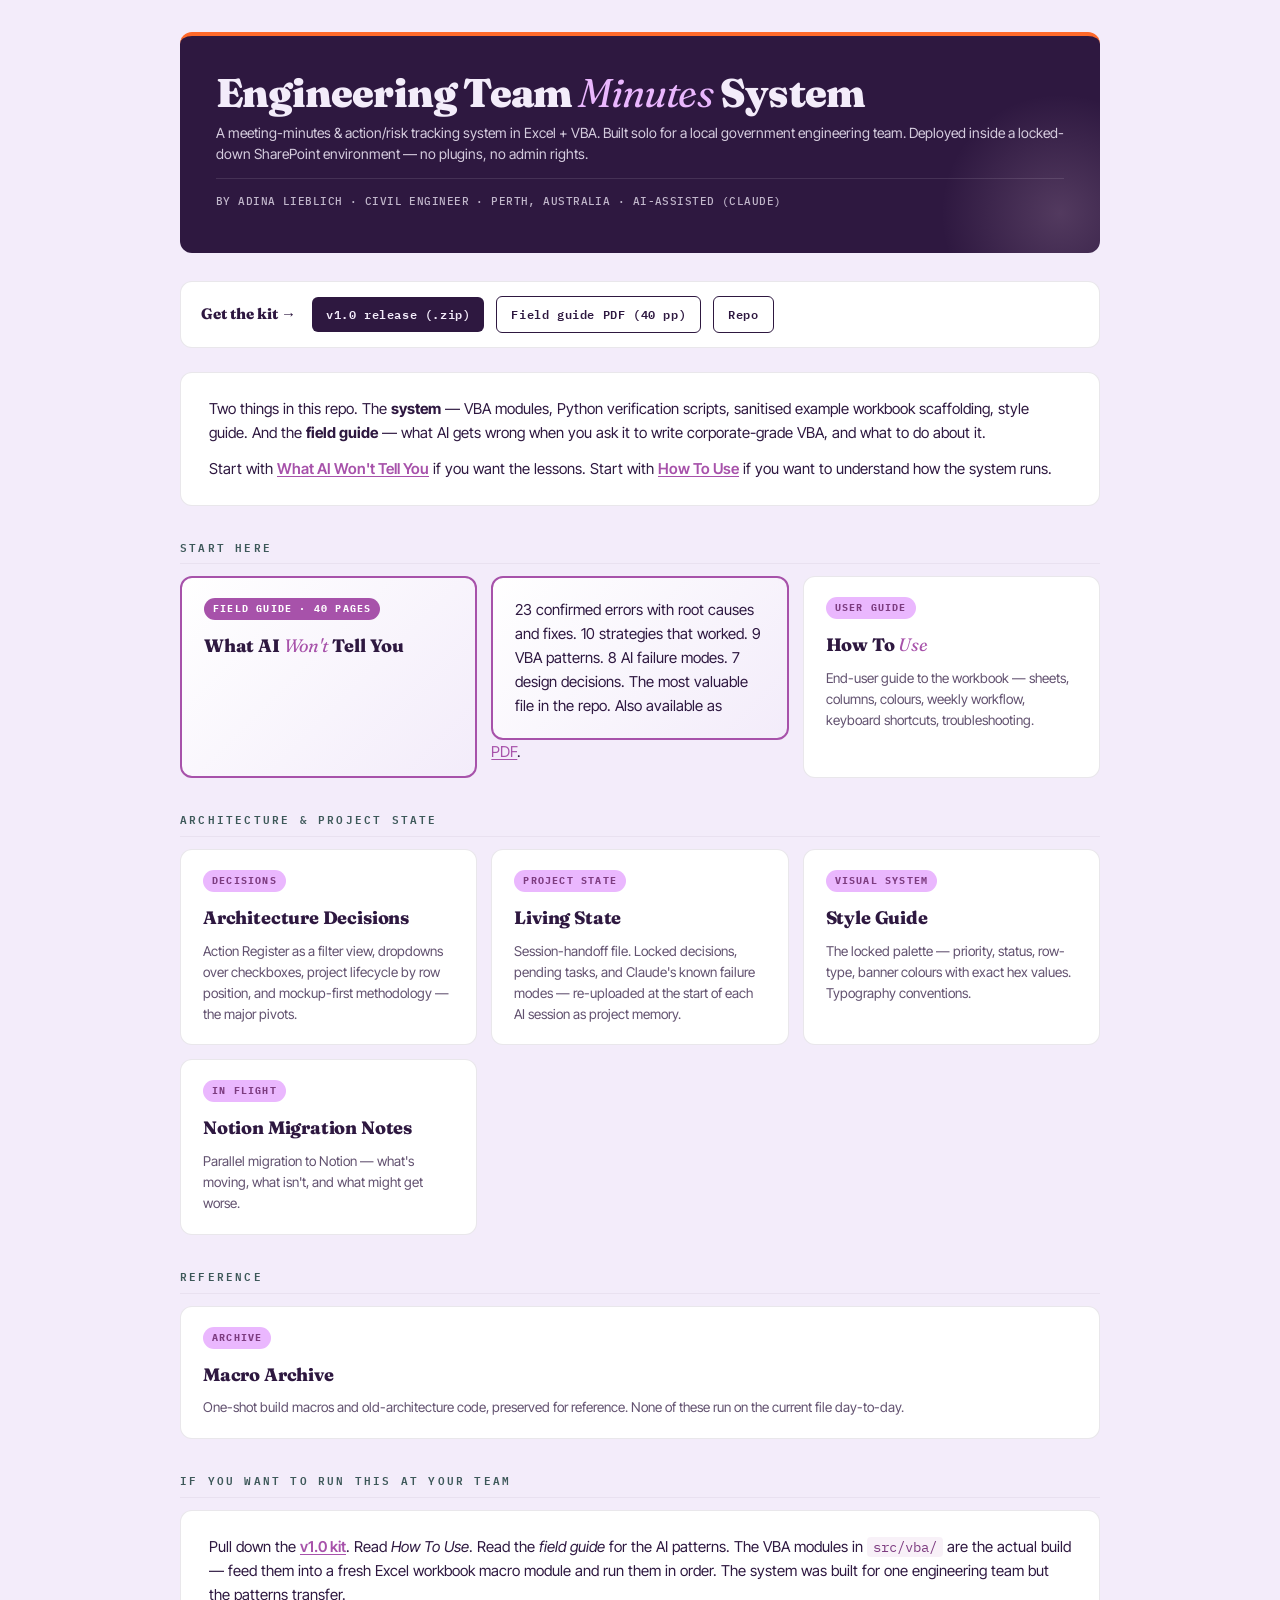
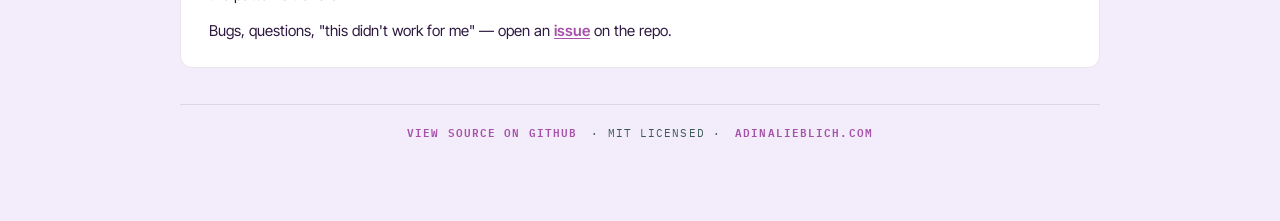
<file: docs/index.html>
<!DOCTYPE html>
<html lang="en">
<head>
<meta charset="UTF-8">
<meta name="viewport" content="width=device-width, initial-scale=1.0">
<title>Engineering Team Meeting Minutes System · by Adina Lieblich</title>
<meta name="description" content="A meeting-minutes and action/risk tracking system in Excel + VBA, built solo for a local government engineering team. Field guide + downloads.">
<link rel="stylesheet" href="_lavender.css">
</head>
<body>
<div class="wrap">

<header>
  <h1>Engineering Team <em>Minutes</em> System</h1>
  <p class="sub">
    A meeting-minutes &amp; action/risk tracking system in Excel + VBA.
    Built solo for a local government engineering team. Deployed inside
    a locked-down SharePoint environment — no plugins, no admin rights.
  </p>
  <p class="meta">By Adina Lieblich · Civil engineer · Perth, Australia · AI-assisted (Claude)</p>
</header>

<div class="download-bar">
  <strong>Get the kit →</strong>
  <a href="https://github.com/adinalieblich/engineering-team-minutes-system/releases">v1.0 release (.zip)</a>
  <a href="What-AI-Wont-Tell-You.pdf" class="print">Field guide PDF (40 pp)</a>
  <a href="https://github.com/adinalieblich/engineering-team-minutes-system" class="print">Repo</a>
</div>

<div class="intro">
  <p>
    Two things in this repo. The <strong>system</strong> — VBA modules,
    Python verification scripts, sanitised example workbook scaffolding,
    style guide. And the <strong>field guide</strong> — what AI gets wrong
    when you ask it to write corporate-grade VBA, and what to do about it.
  </p>
  <p>
    Start with <a href="What-AI-Wont-Tell-You.html">What AI Won't Tell You</a> if
    you want the lessons. Start with <a href="How-To-Use.html">How To Use</a> if
    you want to understand how the system runs.
  </p>
</div>

<div class="section-title">Start here</div>
<div class="cards">
  <a class="card featured" href="What-AI-Wont-Tell-You.html">
    <span class="tag">Field guide · 40 pages</span>
    <h2>What AI <em>Won't</em> Tell You</h2>
    <p>
      23 confirmed errors with root causes and fixes. 10 strategies that
      worked. 9 VBA patterns. 8 AI failure modes. 7 design decisions.
      The most valuable file in the repo. Also available as
      <a href="What-AI-Wont-Tell-You.pdf">PDF</a>.
    </p>
  </a>
  <a class="card" href="How-To-Use.html">
    <span class="tag">User guide</span>
    <h2>How To <em>Use</em></h2>
    <p>End-user guide to the workbook — sheets, columns, colours, weekly workflow, keyboard shortcuts, troubleshooting.</p>
  </a>
</div>

<div class="section-title">Architecture &amp; project state</div>
<div class="cards">
  <a class="card" href="Architecture-Decisions.md">
    <span class="tag">Decisions</span>
    <h2>Architecture Decisions</h2>
    <p>Action Register as a filter view, dropdowns over checkboxes, project lifecycle by row position, and mockup-first methodology — the major pivots.</p>
  </a>
  <a class="card" href="Living-State.html">
    <span class="tag">Project state</span>
    <h2>Living State</h2>
    <p>Session-handoff file. Locked decisions, pending tasks, and Claude's known failure modes — re-uploaded at the start of each AI session as project memory.</p>
  </a>
  <a class="card" href="Style-Guide.md">
    <span class="tag">Visual system</span>
    <h2>Style Guide</h2>
    <p>The locked palette — priority, status, row-type, banner colours with exact hex values. Typography conventions.</p>
  </a>
  <a class="card" href="Notion-Migration-Notes.md">
    <span class="tag">In flight</span>
    <h2>Notion Migration Notes</h2>
    <p>Parallel migration to Notion — what's moving, what isn't, and what might get worse.</p>
  </a>
</div>

<div class="section-title">Reference</div>
<div class="cards">
  <a class="card" href="Macro-Archive.html">
    <span class="tag">Archive</span>
    <h2>Macro Archive</h2>
    <p>One-shot build macros and old-architecture code, preserved for reference. None of these run on the current file day-to-day.</p>
  </a>
</div>

<div class="section-title">If you want to run this at your team</div>
<div class="intro">
  <p>
    Pull down the <a href="https://github.com/adinalieblich/engineering-team-minutes-system/releases">v1.0 kit</a>.
    Read <em>How To Use</em>. Read the <em>field guide</em> for the
    AI patterns. The VBA modules in <code>src/vba/</code> are the actual
    build — feed them into a fresh Excel workbook macro module and run
    them in order. The system was built for one engineering team but
    the patterns transfer.
  </p>
  <p>
    Bugs, questions, "this didn't work for me" — open an
    <a href="https://github.com/adinalieblich/engineering-team-minutes-system/issues">issue</a> on the repo.
  </p>
</div>

<div class="footer">
  <a href="https://github.com/adinalieblich/engineering-team-minutes-system">View source on GitHub</a> ·
  MIT licensed ·
  <a href="https://adinalieblich.com">adinalieblich.com</a>
</div>

</div>
</body>
</html>
</file>
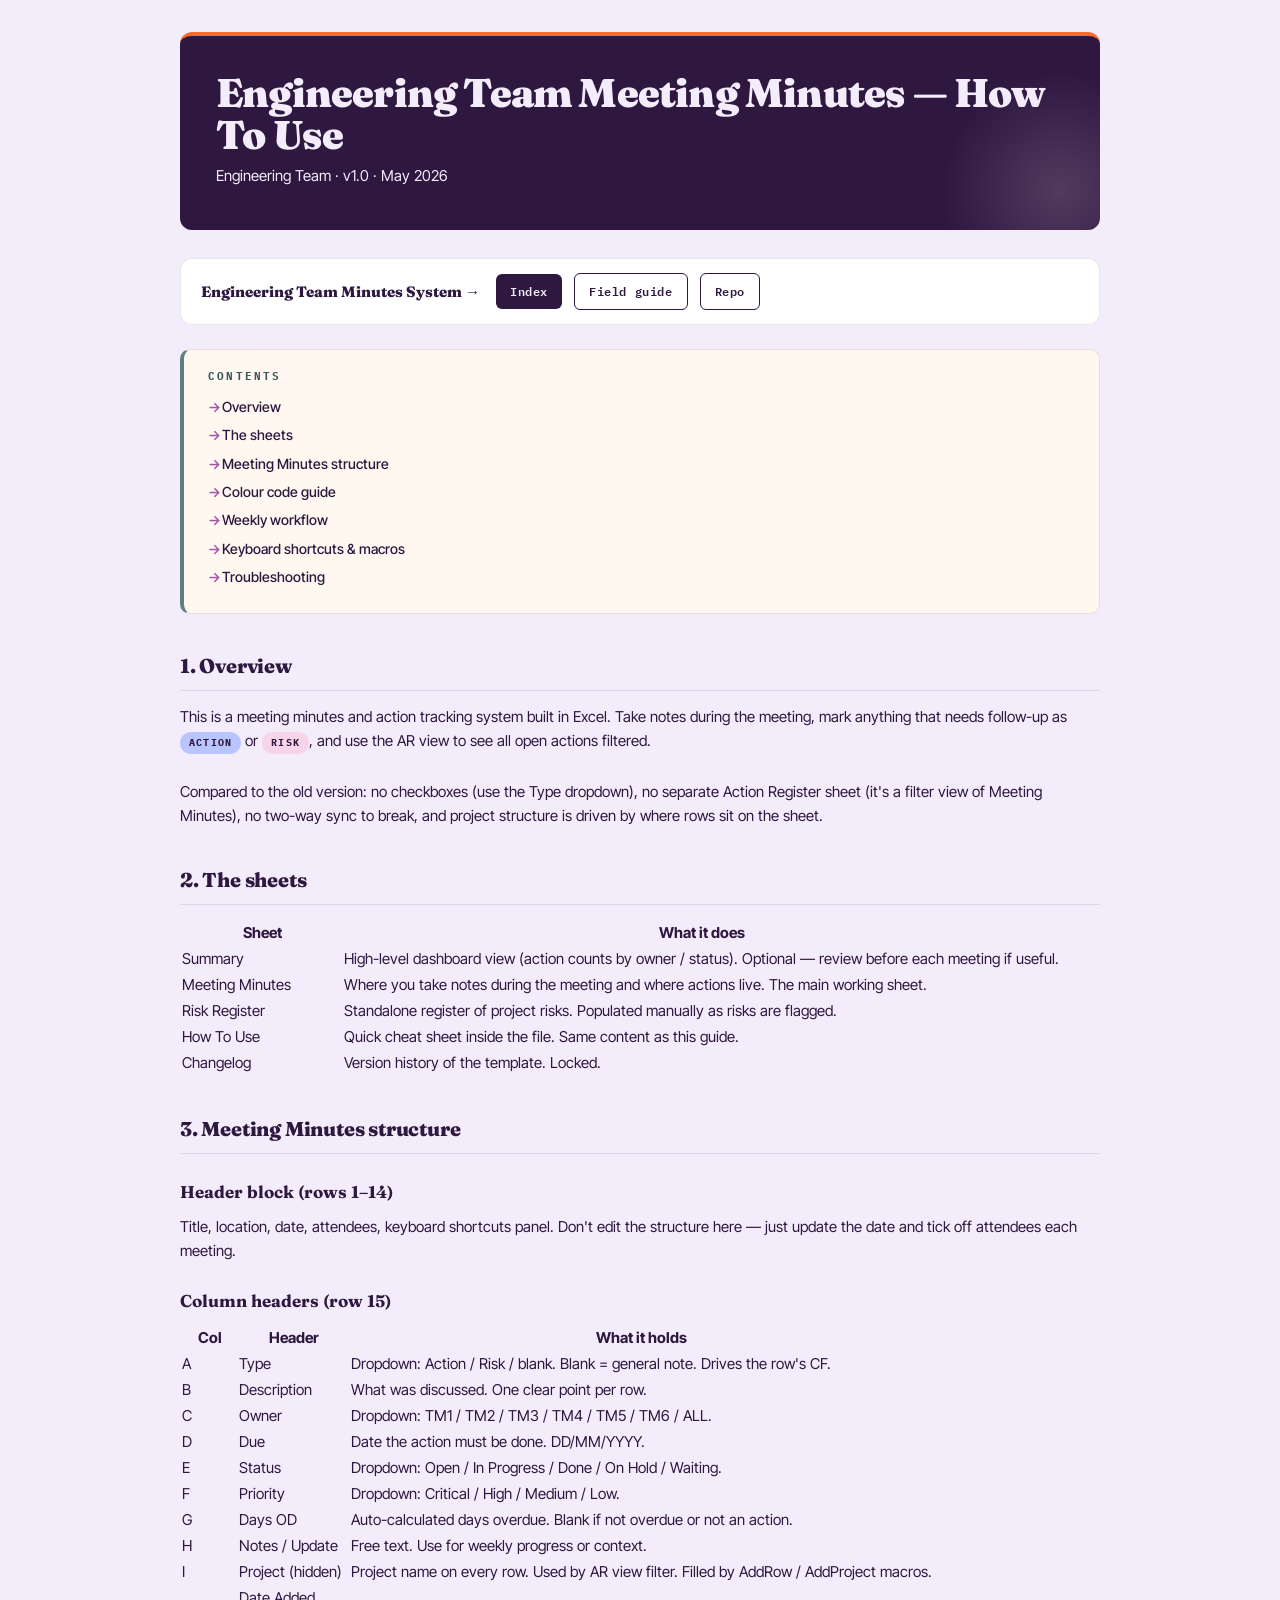
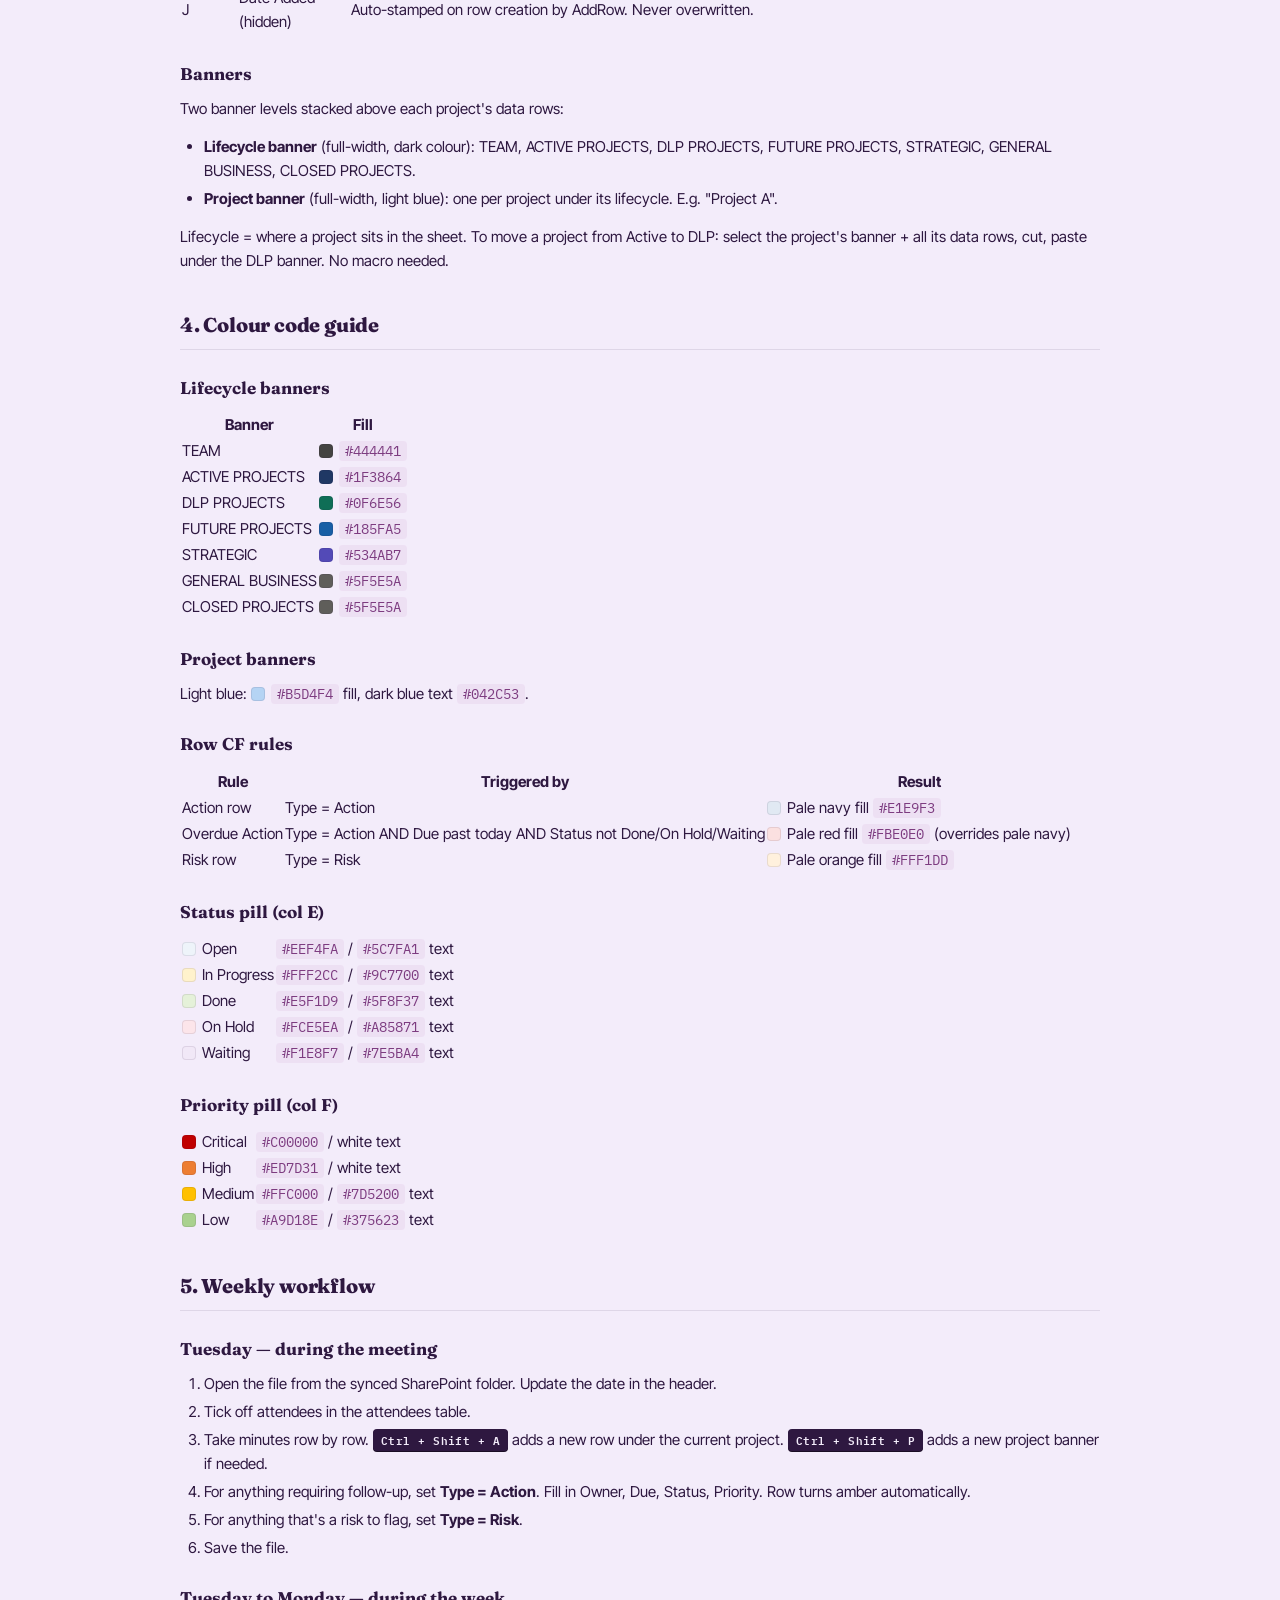
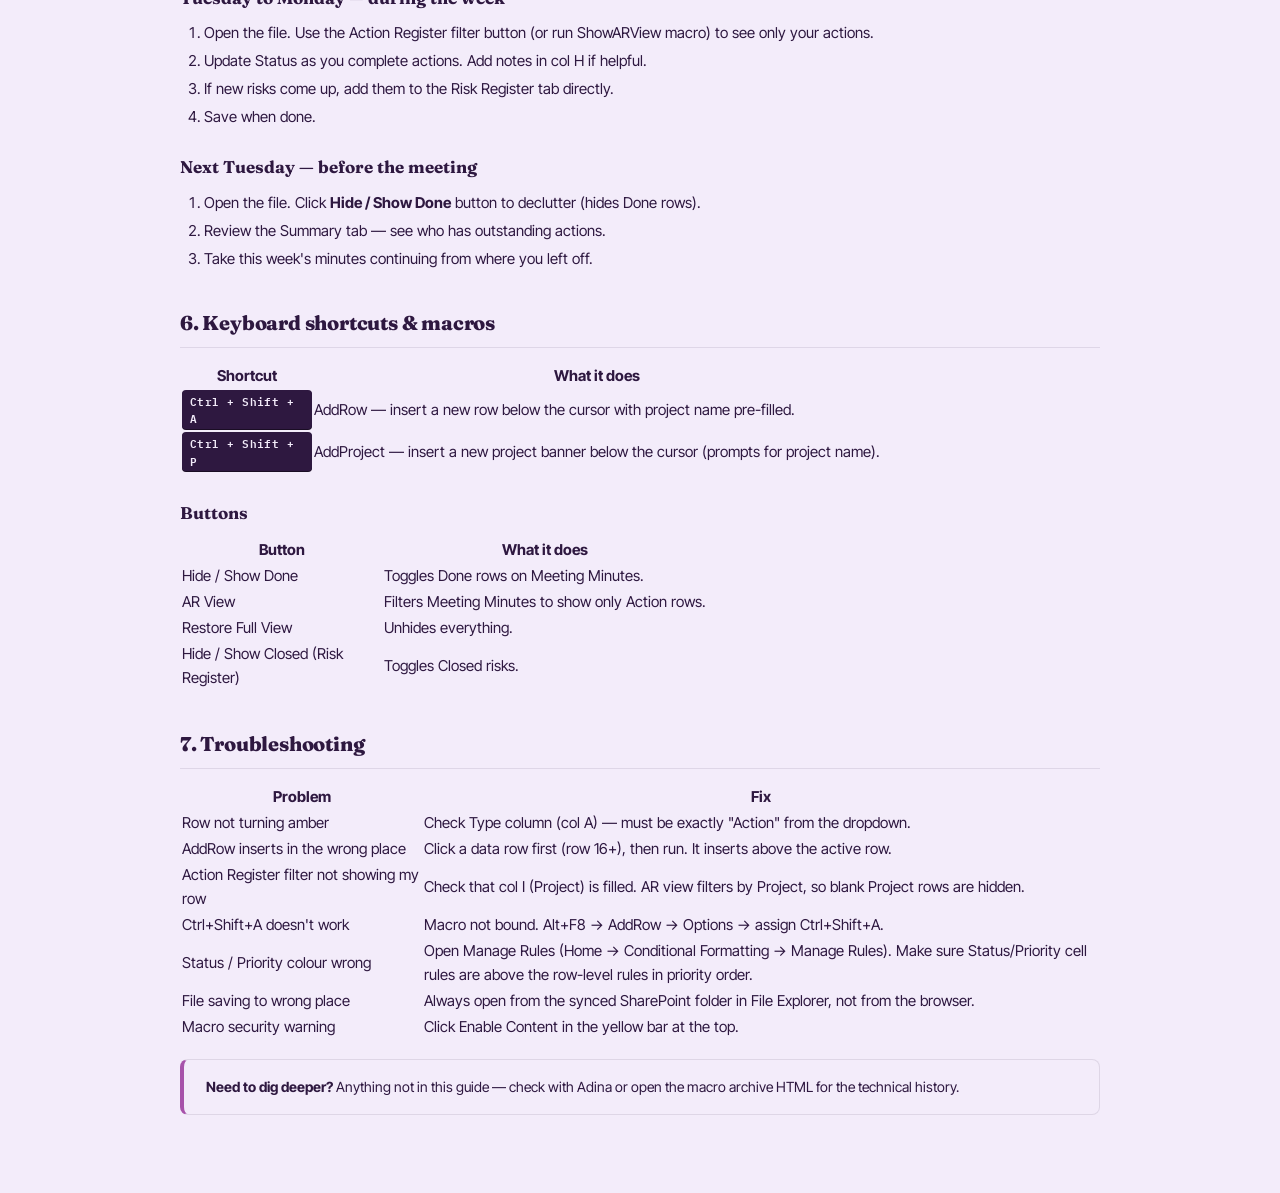
<file: docs/How-To-Use.html>
<!DOCTYPE html>
<html lang="en">
<head>
<meta charset="UTF-8">
<title>Engineering Team Meeting Minutes — How To Use</title>
<link rel="stylesheet" href="_lavender.css">
</head>
<body>
<div class="wrap">

<header>
  <h1>Engineering Team Meeting Minutes — How To Use</h1>
  <p>Engineering Team · v1.0 · May 2026</p>
</header>

<div class="download-bar">
  <strong>Engineering Team Minutes System →</strong>
  <a href="index.html">Index</a>
  <a href="What-AI-Wont-Tell-You.html" class="print">Field guide</a>
  <a href="https://github.com/adinalieblich/engineering-team-minutes-system" class="print">Repo</a>
</div>


<div class="toc">
  <h2>Contents</h2>
  <ol>
    <li><a href="#overview">Overview</a></li>
    <li><a href="#sheets">The sheets</a></li>
    <li><a href="#mm-structure">Meeting Minutes structure</a></li>
    <li><a href="#colours">Colour code guide</a></li>
    <li><a href="#workflow">Weekly workflow</a></li>
    <li><a href="#shortcuts">Keyboard shortcuts &amp; macros</a></li>
    <li><a href="#troubleshooting">Troubleshooting</a></li>
  </ol>
</div>

<section id="overview">
<h2>1. Overview</h2>
<p>This is a meeting minutes and action tracking system built in Excel. Take notes during the meeting, mark anything that needs follow-up as <span class="tag action">Action</span> or <span class="tag risk">Risk</span>, and use the AR view to see all open actions filtered.</p>
<p>Compared to the old version: no checkboxes (use the Type dropdown), no separate Action Register sheet (it's a filter view of Meeting Minutes), no two-way sync to break, and project structure is driven by where rows sit on the sheet.</p>
</section>

<section id="sheets">
<h2>2. The sheets</h2>
<table>
  <tr><th style="width:160px">Sheet</th><th>What it does</th></tr>
  <tr><td>Summary</td><td>High-level dashboard view (action counts by owner / status). Optional — review before each meeting if useful.</td></tr>
  <tr><td>Meeting Minutes</td><td>Where you take notes during the meeting and where actions live. The main working sheet.</td></tr>
  <tr><td>Risk Register</td><td>Standalone register of project risks. Populated manually as risks are flagged.</td></tr>
  <tr><td>How To Use</td><td>Quick cheat sheet inside the file. Same content as this guide.</td></tr>
  <tr><td>Changelog</td><td>Version history of the template. Locked.</td></tr>
</table>
</section>

<section id="mm-structure">
<h2>3. Meeting Minutes structure</h2>

<h3>Header block (rows 1–14)</h3>
<p>Title, location, date, attendees, keyboard shortcuts panel. Don't edit the structure here — just update the date and tick off attendees each meeting.</p>

<h3>Column headers (row 15)</h3>
<table>
  <tr><th style="width:55px">Col</th><th style="width:110px">Header</th><th>What it holds</th></tr>
  <tr><td>A</td><td>Type</td><td>Dropdown: Action / Risk / blank. Blank = general note. Drives the row's CF.</td></tr>
  <tr><td>B</td><td>Description</td><td>What was discussed. One clear point per row.</td></tr>
  <tr><td>C</td><td>Owner</td><td>Dropdown: TM1 / TM2 / TM3 / TM4 / TM5 / TM6 / ALL.</td></tr>
  <tr><td>D</td><td>Due</td><td>Date the action must be done. DD/MM/YYYY.</td></tr>
  <tr><td>E</td><td>Status</td><td>Dropdown: Open / In Progress / Done / On Hold / Waiting.</td></tr>
  <tr><td>F</td><td>Priority</td><td>Dropdown: Critical / High / Medium / Low.</td></tr>
  <tr><td>G</td><td>Days OD</td><td>Auto-calculated days overdue. Blank if not overdue or not an action.</td></tr>
  <tr><td>H</td><td>Notes / Update</td><td>Free text. Use for weekly progress or context.</td></tr>
  <tr><td>I</td><td>Project (hidden)</td><td>Project name on every row. Used by AR view filter. Filled by AddRow / AddProject macros.</td></tr>
  <tr><td>J</td><td>Date Added (hidden)</td><td>Auto-stamped on row creation by AddRow. Never overwritten.</td></tr>
</table>

<h3>Banners</h3>
<p>Two banner levels stacked above each project's data rows:</p>
<ul>
  <li><strong>Lifecycle banner</strong> (full-width, dark colour): TEAM, ACTIVE PROJECTS, DLP PROJECTS, FUTURE PROJECTS, STRATEGIC, GENERAL BUSINESS, CLOSED PROJECTS.</li>
  <li><strong>Project banner</strong> (full-width, light blue): one per project under its lifecycle. E.g. "Project A".</li>
</ul>
<p>Lifecycle = where a project sits in the sheet. To move a project from Active to DLP: select the project's banner + all its data rows, cut, paste under the DLP banner. No macro needed.</p>
</section>

<section id="colours">
<h2>4. Colour code guide</h2>

<h3>Lifecycle banners</h3>
<table>
  <tr><th>Banner</th><th>Fill</th></tr>
  <tr><td>TEAM</td><td><span class="colorbox" style="background:#444441"></span><code>#444441</code></td></tr>
  <tr><td>ACTIVE PROJECTS</td><td><span class="colorbox" style="background:#1F3864"></span><code>#1F3864</code></td></tr>
  <tr><td>DLP PROJECTS</td><td><span class="colorbox" style="background:#0F6E56"></span><code>#0F6E56</code></td></tr>
  <tr><td>FUTURE PROJECTS</td><td><span class="colorbox" style="background:#185FA5"></span><code>#185FA5</code></td></tr>
  <tr><td>STRATEGIC</td><td><span class="colorbox" style="background:#534AB7"></span><code>#534AB7</code></td></tr>
  <tr><td>GENERAL BUSINESS</td><td><span class="colorbox" style="background:#5F5E5A"></span><code>#5F5E5A</code></td></tr>
  <tr><td>CLOSED PROJECTS</td><td><span class="colorbox" style="background:#5F5E5A"></span><code>#5F5E5A</code></td></tr>
</table>

<h3>Project banners</h3>
<p>Light blue: <span class="colorbox" style="background:#B5D4F4"></span><code>#B5D4F4</code> fill, dark blue text <code>#042C53</code>.</p>

<h3>Row CF rules</h3>
<table>
  <tr><th>Rule</th><th>Triggered by</th><th>Result</th></tr>
  <tr><td>Action row</td><td>Type = Action</td><td><span class="colorbox" style="background:#E1E9F3"></span>Pale navy fill <code>#E1E9F3</code></td></tr>
  <tr><td>Overdue Action</td><td>Type = Action AND Due past today AND Status not Done/On Hold/Waiting</td><td><span class="colorbox" style="background:#FBE0E0"></span>Pale red fill <code>#FBE0E0</code> (overrides pale navy)</td></tr>
  <tr><td>Risk row</td><td>Type = Risk</td><td><span class="colorbox" style="background:#FFF1DD"></span>Pale orange fill <code>#FFF1DD</code></td></tr>
</table>

<h3>Status pill (col E)</h3>
<table>
  <tr><td><span class="colorbox" style="background:#EEF4FA"></span>Open</td><td><code>#EEF4FA</code> / <code>#5C7FA1</code> text</td></tr>
  <tr><td><span class="colorbox" style="background:#FFF2CC"></span>In Progress</td><td><code>#FFF2CC</code> / <code>#9C7700</code> text</td></tr>
  <tr><td><span class="colorbox" style="background:#E5F1D9"></span>Done</td><td><code>#E5F1D9</code> / <code>#5F8F37</code> text</td></tr>
  <tr><td><span class="colorbox" style="background:#FCE5EA"></span>On Hold</td><td><code>#FCE5EA</code> / <code>#A85871</code> text</td></tr>
  <tr><td><span class="colorbox" style="background:#F1E8F7"></span>Waiting</td><td><code>#F1E8F7</code> / <code>#7E5BA4</code> text</td></tr>
</table>

<h3>Priority pill (col F)</h3>
<table>
  <tr><td><span class="colorbox" style="background:#C00000"></span>Critical</td><td><code>#C00000</code> / white text</td></tr>
  <tr><td><span class="colorbox" style="background:#ED7D31"></span>High</td><td><code>#ED7D31</code> / white text</td></tr>
  <tr><td><span class="colorbox" style="background:#FFC000"></span>Medium</td><td><code>#FFC000</code> / <code>#7D5200</code> text</td></tr>
  <tr><td><span class="colorbox" style="background:#A9D18E"></span>Low</td><td><code>#A9D18E</code> / <code>#375623</code> text</td></tr>
</table>
</section>

<section id="workflow">
<h2>5. Weekly workflow</h2>

<h3>Tuesday — during the meeting</h3>
<ol>
  <li>Open the file from the synced SharePoint folder. Update the date in the header.</li>
  <li>Tick off attendees in the attendees table.</li>
  <li>Take minutes row by row. <span class="kbd">Ctrl + Shift + A</span> adds a new row under the current project. <span class="kbd">Ctrl + Shift + P</span> adds a new project banner if needed.</li>
  <li>For anything requiring follow-up, set <strong>Type = Action</strong>. Fill in Owner, Due, Status, Priority. Row turns amber automatically.</li>
  <li>For anything that's a risk to flag, set <strong>Type = Risk</strong>.</li>
  <li>Save the file.</li>
</ol>

<h3>Tuesday to Monday — during the week</h3>
<ol>
  <li>Open the file. Use the Action Register filter button (or run ShowARView macro) to see only your actions.</li>
  <li>Update Status as you complete actions. Add notes in col H if helpful.</li>
  <li>If new risks come up, add them to the Risk Register tab directly.</li>
  <li>Save when done.</li>
</ol>

<h3>Next Tuesday — before the meeting</h3>
<ol>
  <li>Open the file. Click <strong>Hide / Show Done</strong> button to declutter (hides Done rows).</li>
  <li>Review the Summary tab — see who has outstanding actions.</li>
  <li>Take this week's minutes continuing from where you left off.</li>
</ol>
</section>

<section id="shortcuts">
<h2>6. Keyboard shortcuts &amp; macros</h2>
<table>
  <tr><th style="width:130px">Shortcut</th><th>What it does</th></tr>
  <tr><td><span class="kbd">Ctrl + Shift + A</span></td><td>AddRow — insert a new row below the cursor with project name pre-filled.</td></tr>
  <tr><td><span class="kbd">Ctrl + Shift + P</span></td><td>AddProject — insert a new project banner below the cursor (prompts for project name).</td></tr>
</table>

<h3>Buttons</h3>
<table>
  <tr><th style="width:200px">Button</th><th>What it does</th></tr>
  <tr><td>Hide / Show Done</td><td>Toggles Done rows on Meeting Minutes.</td></tr>
  <tr><td>AR View</td><td>Filters Meeting Minutes to show only Action rows.</td></tr>
  <tr><td>Restore Full View</td><td>Unhides everything.</td></tr>
  <tr><td>Hide / Show Closed (Risk Register)</td><td>Toggles Closed risks.</td></tr>
</table>
</section>

<section id="troubleshooting">
<h2>7. Troubleshooting</h2>
<table>
  <tr><th style="width:240px">Problem</th><th>Fix</th></tr>
  <tr><td>Row not turning amber</td><td>Check Type column (col A) — must be exactly "Action" from the dropdown.</td></tr>
  <tr><td>AddRow inserts in the wrong place</td><td>Click a data row first (row 16+), then run. It inserts above the active row.</td></tr>
  <tr><td>Action Register filter not showing my row</td><td>Check that col I (Project) is filled. AR view filters by Project, so blank Project rows are hidden.</td></tr>
  <tr><td>Ctrl+Shift+A doesn't work</td><td>Macro not bound. Alt+F8 → AddRow → Options → assign Ctrl+Shift+A.</td></tr>
  <tr><td>Status / Priority colour wrong</td><td>Open Manage Rules (Home → Conditional Formatting → Manage Rules). Make sure Status/Priority cell rules are above the row-level rules in priority order.</td></tr>
  <tr><td>File saving to wrong place</td><td>Always open from the synced SharePoint folder in File Explorer, not from the browser.</td></tr>
  <tr><td>Macro security warning</td><td>Click Enable Content in the yellow bar at the top.</td></tr>
</table>

<div class="note"><strong>Need to dig deeper?</strong> Anything not in this guide — check with Adina or open the macro archive HTML for the technical history.</div>
</section>

</div>
</body>
</html>
</file>
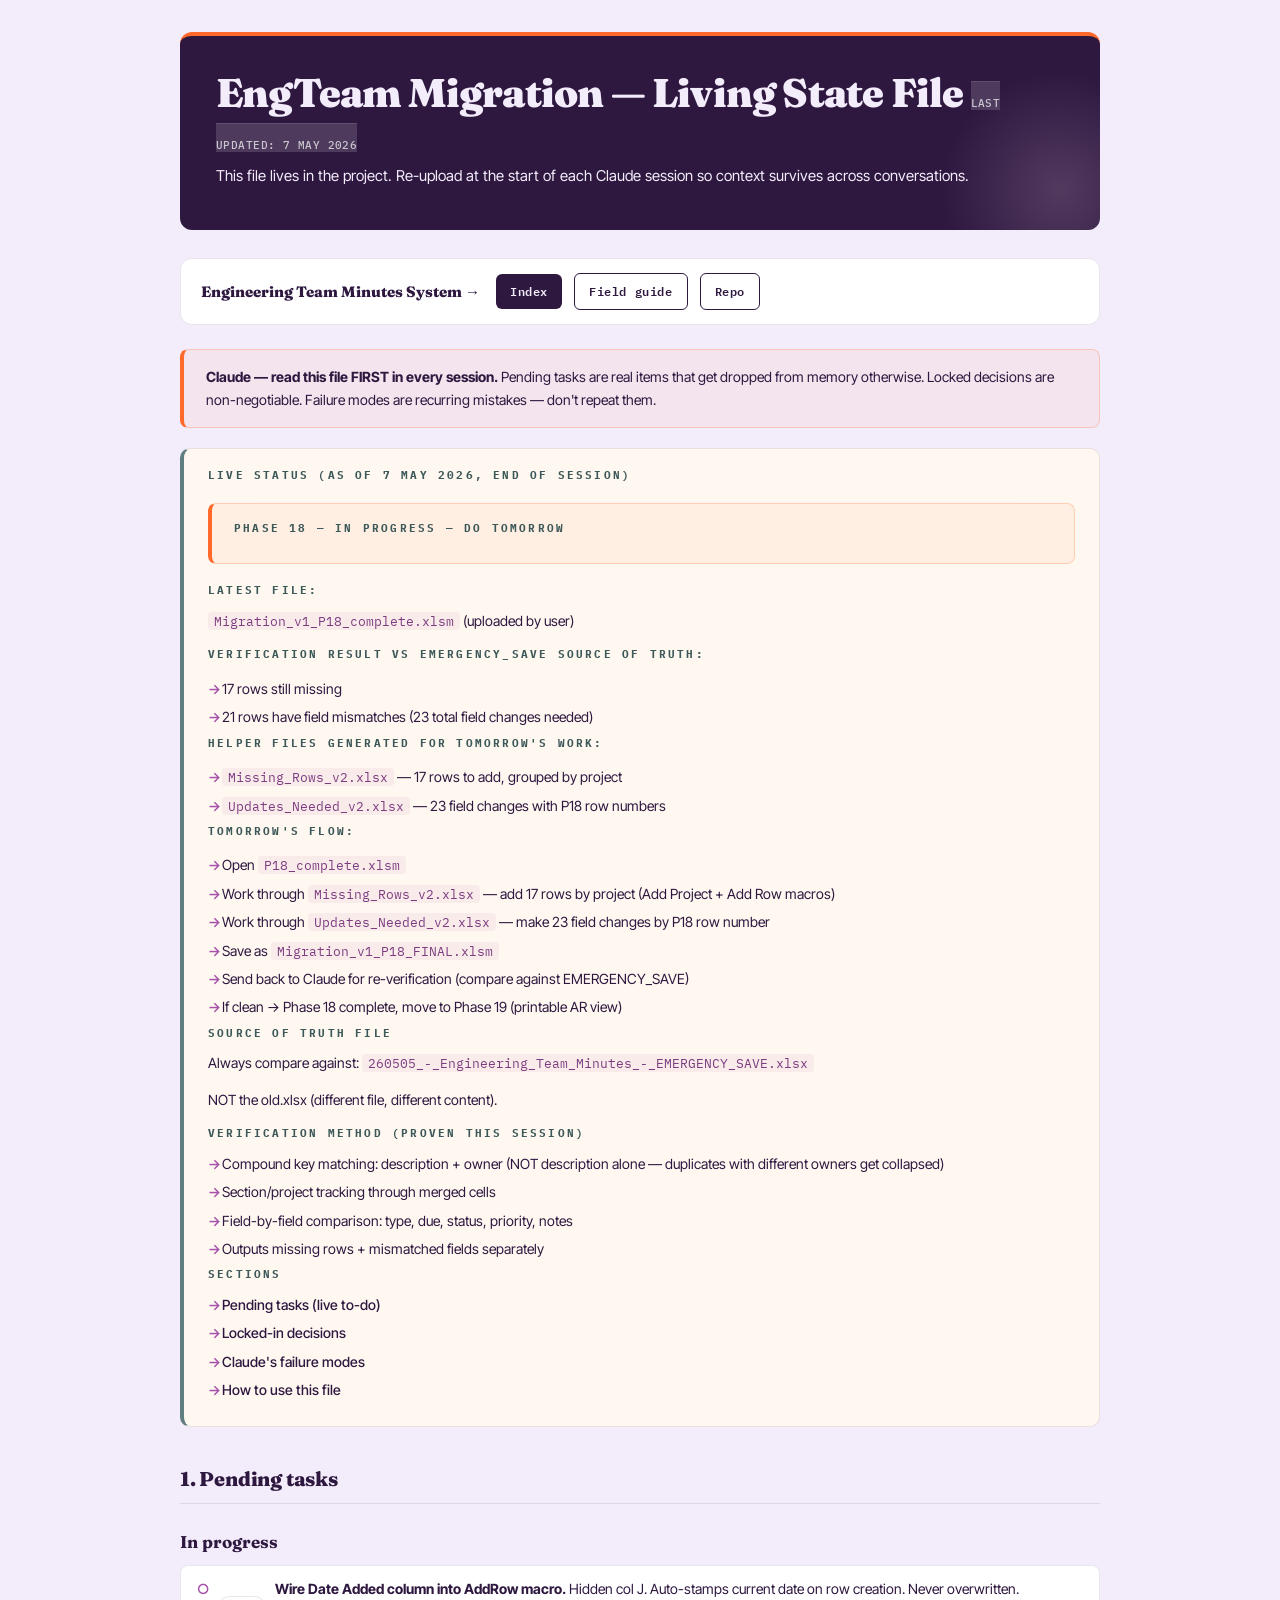
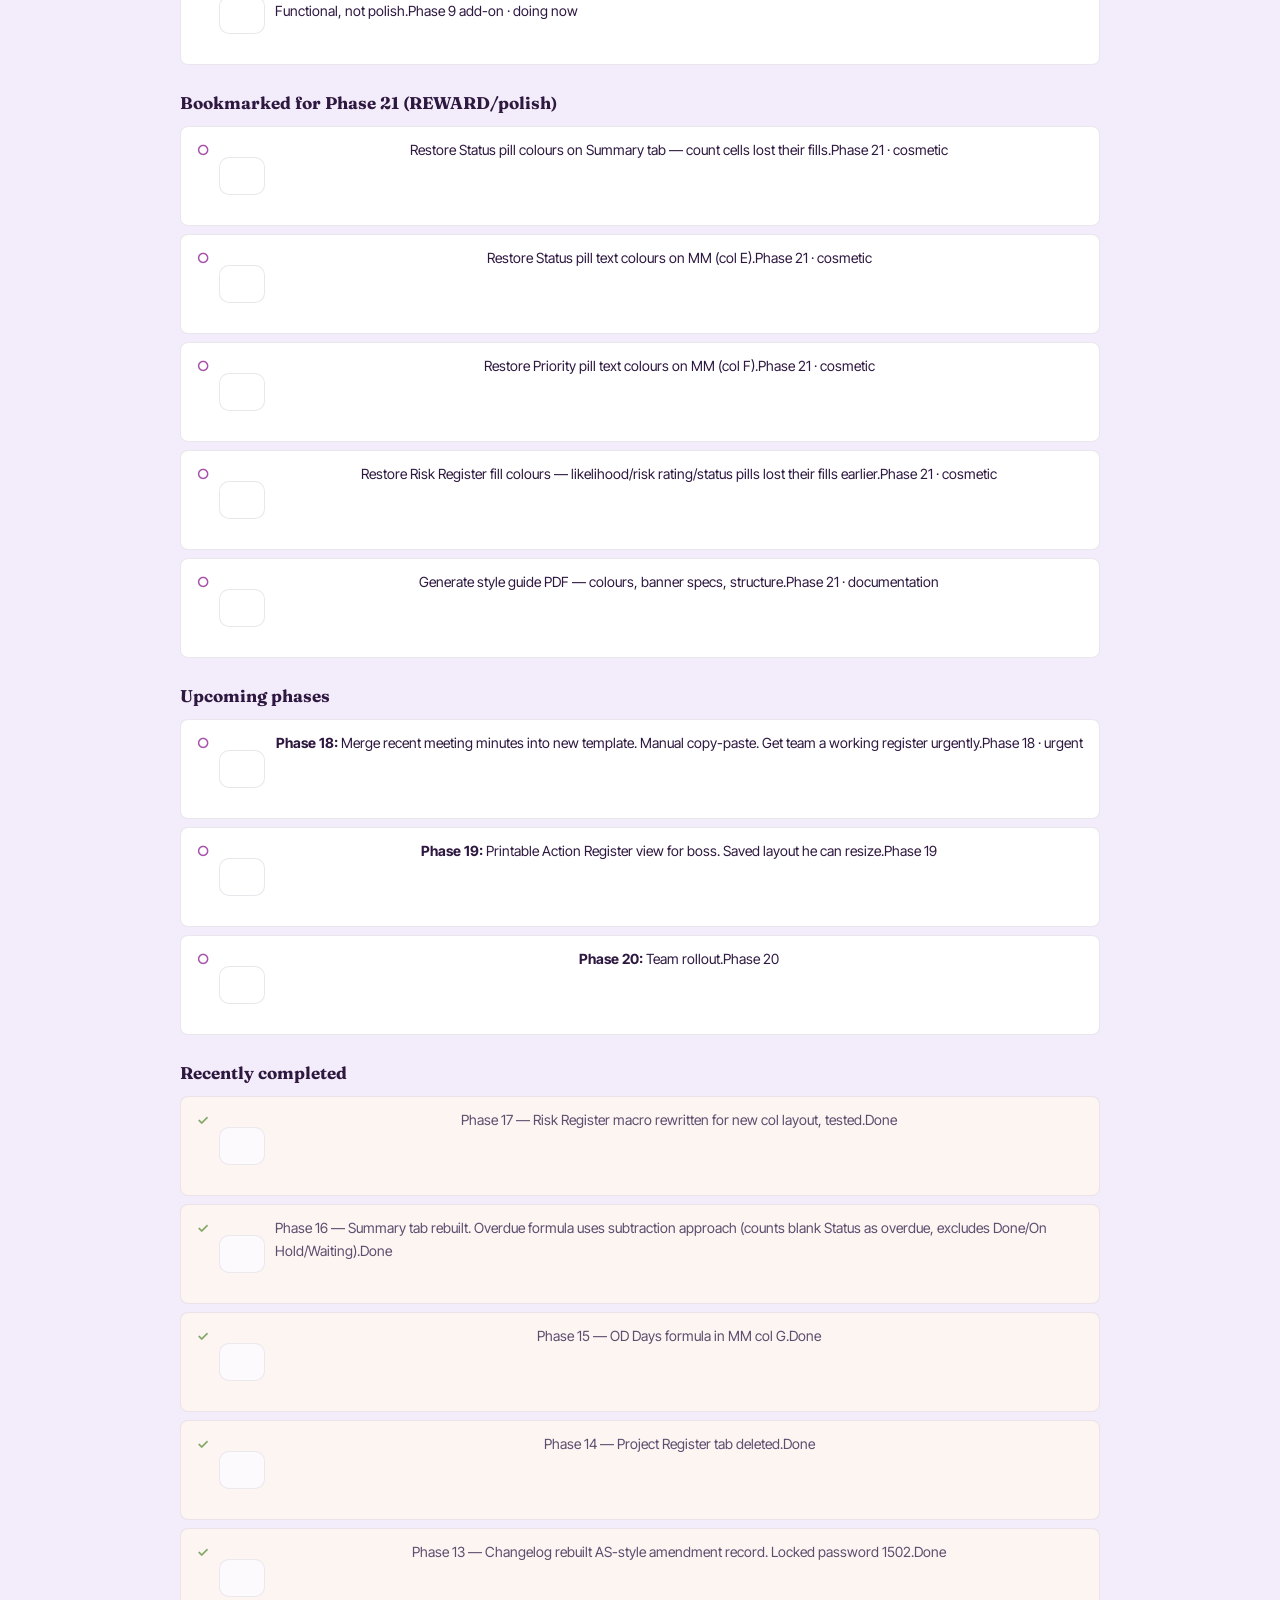
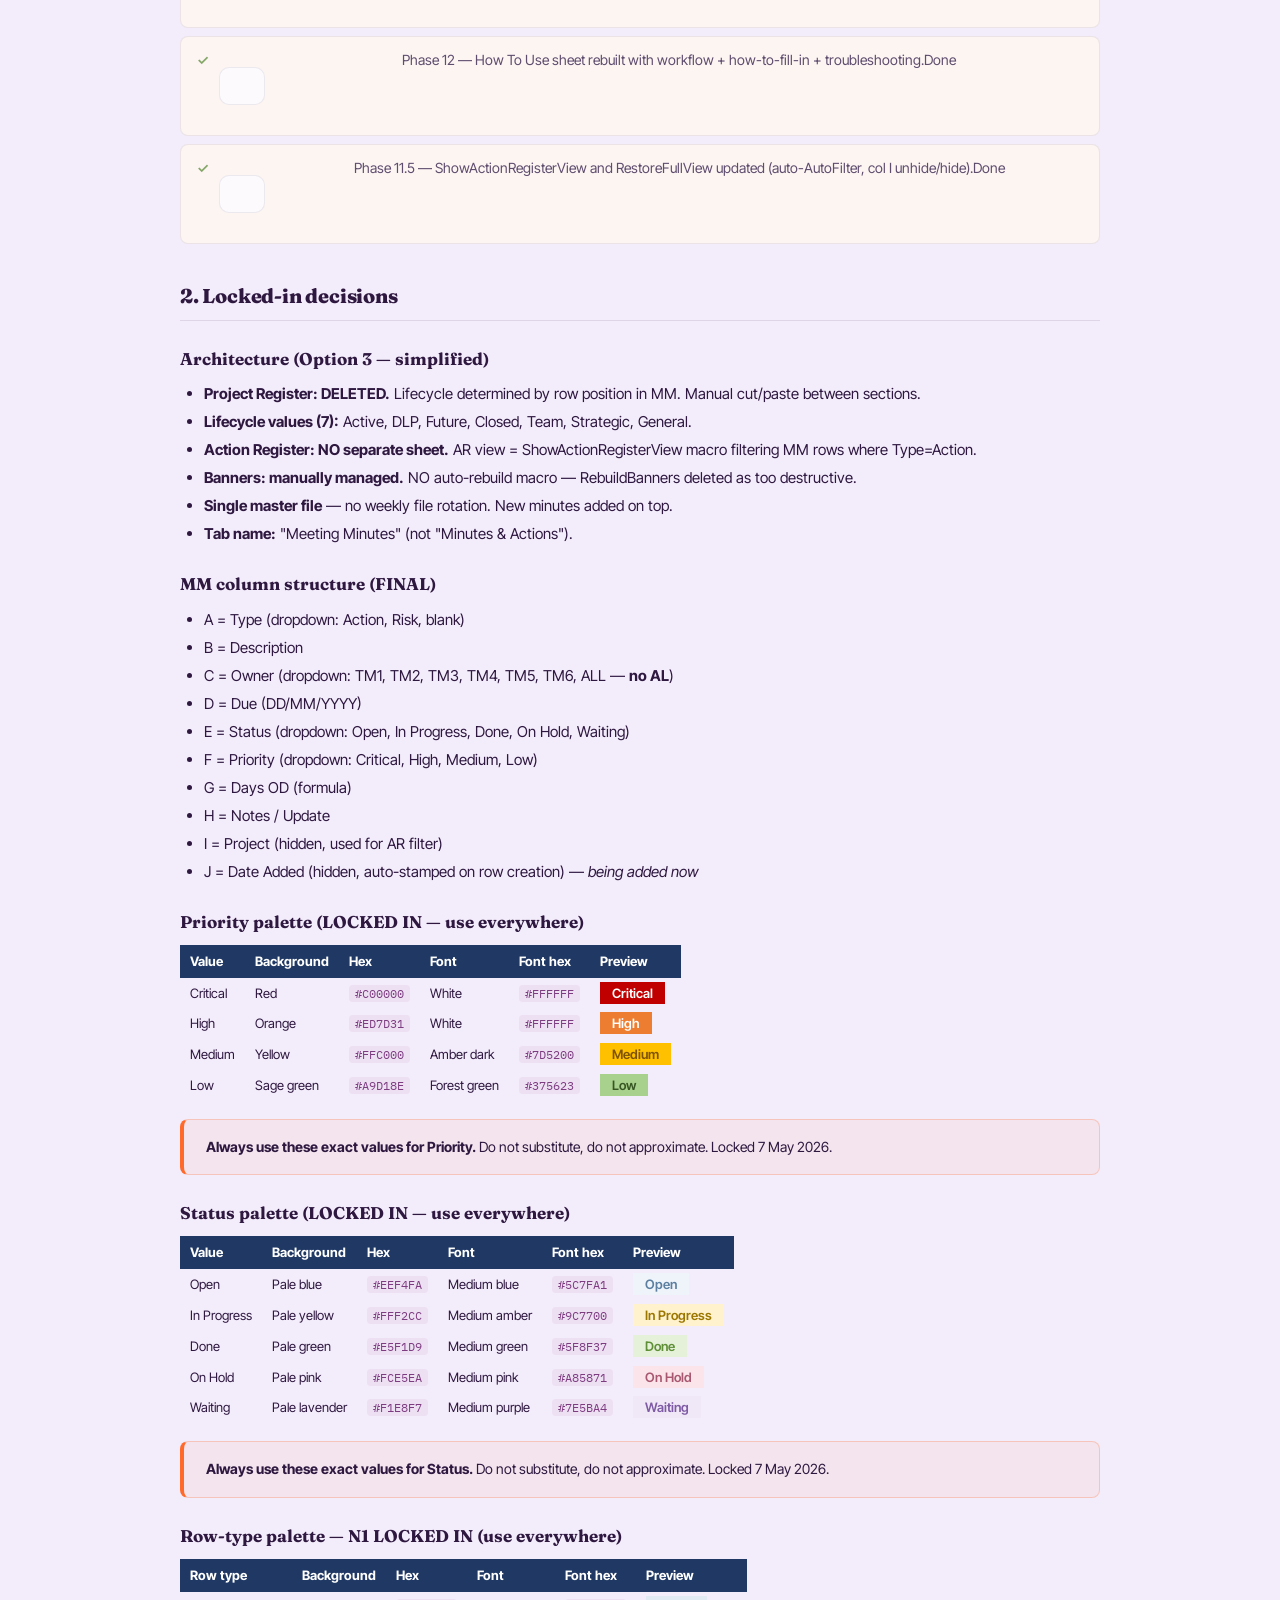
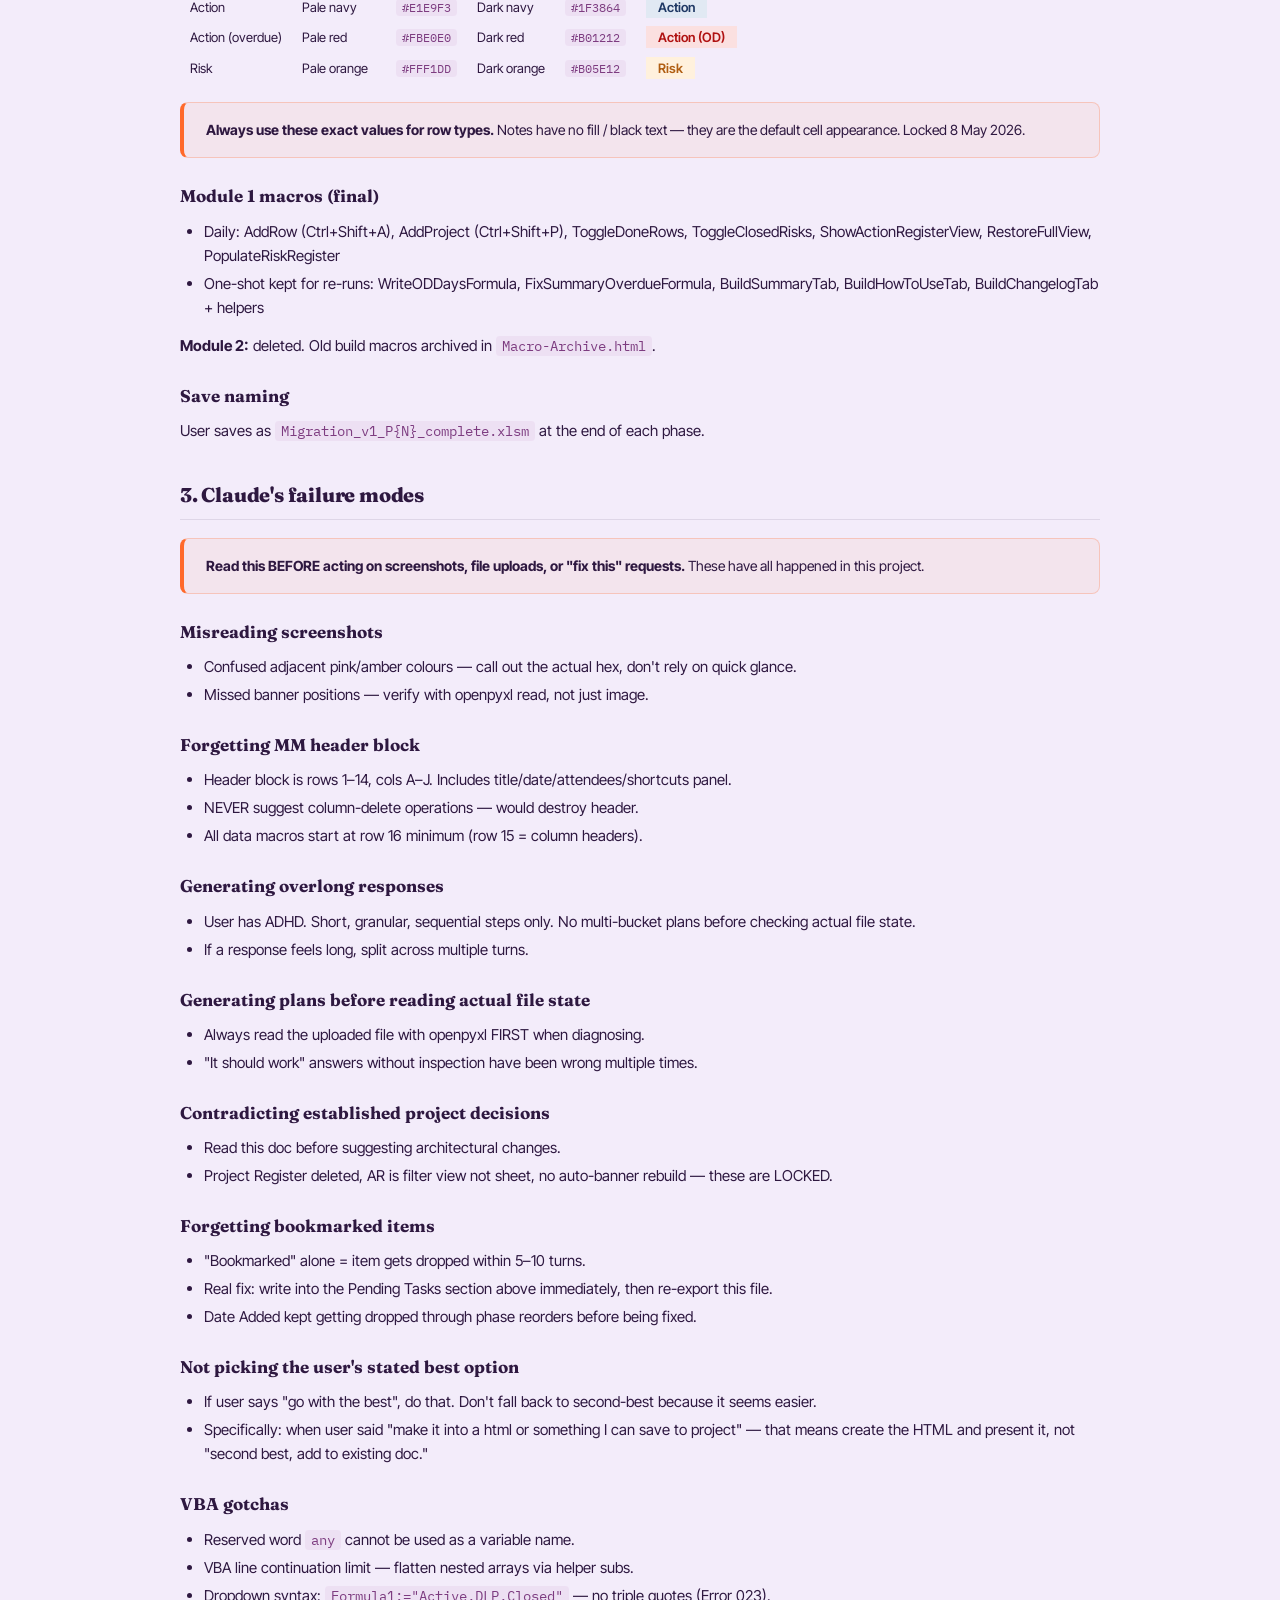
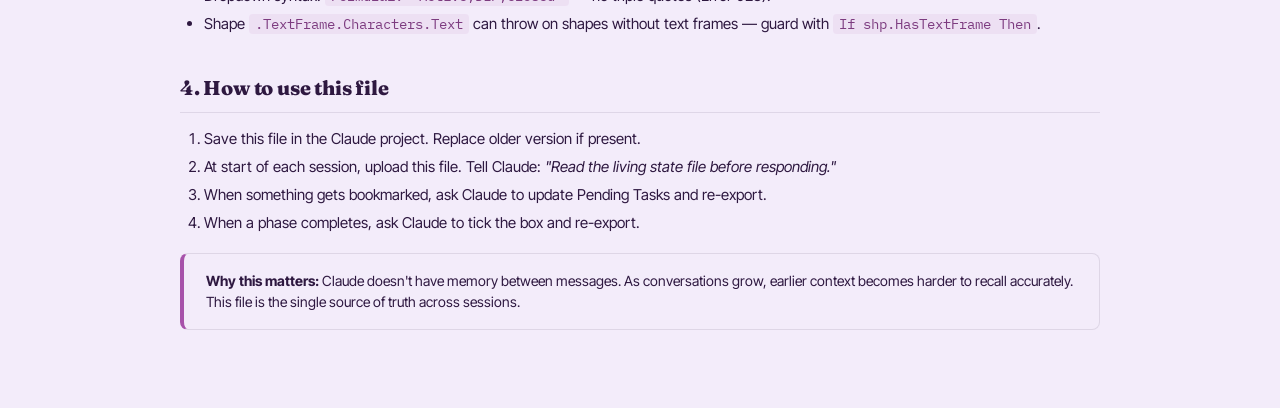
<file: docs/Living-State.html>
<!DOCTYPE html>
<html lang="en">
<head>
<meta charset="UTF-8">
<title>EngTeam Migration — Living State File</title>
<link rel="stylesheet" href="_lavender.css">
</head>
<body>
<div class="wrap">

<header>
  <h1>EngTeam Migration — Living State File <span class="timestamp" style="background:rgba(255,255,255,0.2);color:white;">Last updated: 7 May 2026</span></h1>
  <p>This file lives in the project. Re-upload at the start of each Claude session so context survives across conversations.</p>
</header>

<div class="download-bar">
  <strong>Engineering Team Minutes System →</strong>
  <a href="index.html">Index</a>
  <a href="What-AI-Wont-Tell-You.html" class="print">Field guide</a>
  <a href="https://github.com/adinalieblich/engineering-team-minutes-system" class="print">Repo</a>
</div>


<div class="warn"><strong>Claude — read this file FIRST in every session.</strong> Pending tasks are real items that get dropped from memory otherwise. Locked decisions are non-negotiable. Failure modes are recurring mistakes — don't repeat them.</div>

<div class="toc">
<h2>Live status (as of 7 May 2026, end of session)</h2>
<div class="warn"><strong>Phase 18 — IN PROGRESS — DO TOMORROW</strong></div>
<p><strong>Latest file:</strong> <code>Migration_v1_P18_complete.xlsm</code> (uploaded by user)</p>
<p><strong>Verification result vs EMERGENCY_SAVE source of truth:</strong></p>
<ul>
  <li>17 rows still missing</li>
  <li>21 rows have field mismatches (23 total field changes needed)</li>
</ul>
<p><strong>Helper files generated for tomorrow's work:</strong></p>
<ul>
  <li><code>Missing_Rows_v2.xlsx</code> — 17 rows to add, grouped by project</li>
  <li><code>Updates_Needed_v2.xlsx</code> — 23 field changes with P18 row numbers</li>
</ul>
<p><strong>Tomorrow's flow:</strong></p>
<ol>
  <li>Open <code>P18_complete.xlsm</code></li>
  <li>Work through <code>Missing_Rows_v2.xlsx</code> — add 17 rows by project (Add Project + Add Row macros)</li>
  <li>Work through <code>Updates_Needed_v2.xlsx</code> — make 23 field changes by P18 row number</li>
  <li>Save as <code>Migration_v1_P18_FINAL.xlsm</code></li>
  <li>Send back to Claude for re-verification (compare against EMERGENCY_SAVE)</li>
  <li>If clean → Phase 18 complete, move to Phase 19 (printable AR view)</li>
</ol>

<h3>Source of truth file</h3>
<p>Always compare against: <code>260505_-_Engineering_Team_Minutes_-_EMERGENCY_SAVE.xlsx</code></p>
<p>NOT the old.xlsx (different file, different content).</p>

<h3>Verification method (proven this session)</h3>
<ul>
  <li>Compound key matching: description + owner (NOT description alone — duplicates with different owners get collapsed)</li>
  <li>Section/project tracking through merged cells</li>
  <li>Field-by-field comparison: type, due, status, priority, notes</li>
  <li>Outputs missing rows + mismatched fields separately</li>
</ul>

<h2>Sections</h2>
<ol>
  <li><a href="#pending">Pending tasks (live to-do)</a></li>
  <li><a href="#decisions">Locked-in decisions</a></li>
  <li><a href="#failure-modes">Claude's failure modes</a></li>
  <li><a href="#how-to-use">How to use this file</a></li>
</ol>
</div>

<section id="pending">
<h2>1. Pending tasks</h2>

<h3>In progress</h3>
<div class="task">
  <span class="box"></span>
  <span class="body"><strong>Wire Date Added column into AddRow macro.</strong> Hidden col J. Auto-stamps current date on row creation. Never overwritten. Functional, not polish.<span class="meta">Phase 9 add-on · doing now</span></span>
</div>

<h3>Bookmarked for Phase 21 (REWARD/polish)</h3>
<div class="task">
  <span class="box"></span>
  <span class="body">Restore Status pill colours on Summary tab — count cells lost their fills.<span class="meta">Phase 21 · cosmetic</span></span>
</div>
<div class="task">
  <span class="box"></span>
  <span class="body">Restore Status pill text colours on MM (col E).<span class="meta">Phase 21 · cosmetic</span></span>
</div>
<div class="task">
  <span class="box"></span>
  <span class="body">Restore Priority pill text colours on MM (col F).<span class="meta">Phase 21 · cosmetic</span></span>
</div>
<div class="task">
  <span class="box"></span>
  <span class="body">Restore Risk Register fill colours — likelihood/risk rating/status pills lost their fills earlier.<span class="meta">Phase 21 · cosmetic</span></span>
</div>
<div class="task">
  <span class="box"></span>
  <span class="body">Generate style guide PDF — colours, banner specs, structure.<span class="meta">Phase 21 · documentation</span></span>
</div>

<h3>Upcoming phases</h3>
<div class="task">
  <span class="box"></span>
  <span class="body"><strong>Phase 18:</strong> Merge recent meeting minutes into new template. Manual copy-paste. Get team a working register urgently.<span class="meta">Phase 18 · urgent</span></span>
</div>
<div class="task">
  <span class="box"></span>
  <span class="body"><strong>Phase 19:</strong> Printable Action Register view for boss. Saved layout he can resize.<span class="meta">Phase 19</span></span>
</div>
<div class="task">
  <span class="box"></span>
  <span class="body"><strong>Phase 20:</strong> Team rollout.<span class="meta">Phase 20</span></span>
</div>

<h3>Recently completed</h3>
<div class="task done"><span class="box"></span><span class="body">Phase 17 — Risk Register macro rewritten for new col layout, tested.<span class="meta">Done</span></span></div>
<div class="task done"><span class="box"></span><span class="body">Phase 16 — Summary tab rebuilt. Overdue formula uses subtraction approach (counts blank Status as overdue, excludes Done/On Hold/Waiting).<span class="meta">Done</span></span></div>
<div class="task done"><span class="box"></span><span class="body">Phase 15 — OD Days formula in MM col G.<span class="meta">Done</span></span></div>
<div class="task done"><span class="box"></span><span class="body">Phase 14 — Project Register tab deleted.<span class="meta">Done</span></span></div>
<div class="task done"><span class="box"></span><span class="body">Phase 13 — Changelog rebuilt AS-style amendment record. Locked password 1502.<span class="meta">Done</span></span></div>
<div class="task done"><span class="box"></span><span class="body">Phase 12 — How To Use sheet rebuilt with workflow + how-to-fill-in + troubleshooting.<span class="meta">Done</span></span></div>
<div class="task done"><span class="box"></span><span class="body">Phase 11.5 — ShowActionRegisterView and RestoreFullView updated (auto-AutoFilter, col I unhide/hide).<span class="meta">Done</span></span></div>

</section>

<section id="decisions">
<h2>2. Locked-in decisions</h2>

<h3>Architecture (Option 3 — simplified)</h3>
<ul>
  <li><strong>Project Register: DELETED.</strong> Lifecycle determined by row position in MM. Manual cut/paste between sections.</li>
  <li><strong>Lifecycle values (7):</strong> Active, DLP, Future, Closed, Team, Strategic, General.</li>
  <li><strong>Action Register: NO separate sheet.</strong> AR view = ShowActionRegisterView macro filtering MM rows where Type=Action.</li>
  <li><strong>Banners: manually managed.</strong> NO auto-rebuild macro — RebuildBanners deleted as too destructive.</li>
  <li><strong>Single master file</strong> — no weekly file rotation. New minutes added on top.</li>
  <li><strong>Tab name:</strong> "Meeting Minutes" (not "Minutes & Actions").</li>
</ul>

<h3>MM column structure (FINAL)</h3>
<ul>
  <li>A = Type (dropdown: Action, Risk, blank)</li>
  <li>B = Description</li>
  <li>C = Owner (dropdown: TM1, TM2, TM3, TM4, TM5, TM6, ALL — <strong>no AL</strong>)</li>
  <li>D = Due (DD/MM/YYYY)</li>
  <li>E = Status (dropdown: Open, In Progress, Done, On Hold, Waiting)</li>
  <li>F = Priority (dropdown: Critical, High, Medium, Low)</li>
  <li>G = Days OD (formula)</li>
  <li>H = Notes / Update</li>
  <li>I = Project (hidden, used for AR filter)</li>
  <li>J = Date Added (hidden, auto-stamped on row creation) — <em>being added now</em></li>
</ul>

<h3>Priority palette (LOCKED IN — use everywhere)</h3>
<table style="border-collapse:collapse;font-size:13px;margin:6px 0 14px">
  <tr style="background:#1F3864;color:white"><th style="padding:6px 10px;text-align:left">Value</th><th style="padding:6px 10px;text-align:left">Background</th><th style="padding:6px 10px;text-align:left">Hex</th><th style="padding:6px 10px;text-align:left">Font</th><th style="padding:6px 10px;text-align:left">Font hex</th><th style="padding:6px 10px;text-align:left">Preview</th></tr>
  <tr><td style="padding:5px 10px">Critical</td><td style="padding:5px 10px">Red</td><td style="padding:5px 10px"><code>#C00000</code></td><td style="padding:5px 10px">White</td><td style="padding:5px 10px"><code>#FFFFFF</code></td><td style="padding:5px 10px"><span style="background:#C00000;color:#FFFFFF;padding:3px 12px;font-weight:600">Critical</span></td></tr>
  <tr><td style="padding:5px 10px">High</td><td style="padding:5px 10px">Orange</td><td style="padding:5px 10px"><code>#ED7D31</code></td><td style="padding:5px 10px">White</td><td style="padding:5px 10px"><code>#FFFFFF</code></td><td style="padding:5px 10px"><span style="background:#ED7D31;color:#FFFFFF;padding:3px 12px;font-weight:600">High</span></td></tr>
  <tr><td style="padding:5px 10px">Medium</td><td style="padding:5px 10px">Yellow</td><td style="padding:5px 10px"><code>#FFC000</code></td><td style="padding:5px 10px">Amber dark</td><td style="padding:5px 10px"><code>#7D5200</code></td><td style="padding:5px 10px"><span style="background:#FFC000;color:#7D5200;padding:3px 12px;font-weight:600">Medium</span></td></tr>
  <tr><td style="padding:5px 10px">Low</td><td style="padding:5px 10px">Sage green</td><td style="padding:5px 10px"><code>#A9D18E</code></td><td style="padding:5px 10px">Forest green</td><td style="padding:5px 10px"><code>#375623</code></td><td style="padding:5px 10px"><span style="background:#A9D18E;color:#375623;padding:3px 12px;font-weight:600">Low</span></td></tr>
</table>
<div class="warn"><strong>Always use these exact values for Priority.</strong> Do not substitute, do not approximate. Locked 7 May 2026.</div>

<h3>Status palette (LOCKED IN — use everywhere)</h3>
<table style="border-collapse:collapse;font-size:13px;margin:6px 0 14px">
  <tr style="background:#1F3864;color:white"><th style="padding:6px 10px;text-align:left">Value</th><th style="padding:6px 10px;text-align:left">Background</th><th style="padding:6px 10px;text-align:left">Hex</th><th style="padding:6px 10px;text-align:left">Font</th><th style="padding:6px 10px;text-align:left">Font hex</th><th style="padding:6px 10px;text-align:left">Preview</th></tr>
  <tr><td style="padding:5px 10px">Open</td><td style="padding:5px 10px">Pale blue</td><td style="padding:5px 10px"><code>#EEF4FA</code></td><td style="padding:5px 10px">Medium blue</td><td style="padding:5px 10px"><code>#5C7FA1</code></td><td style="padding:5px 10px"><span style="background:#EEF4FA;color:#5C7FA1;padding:3px 12px;font-weight:600">Open</span></td></tr>
  <tr><td style="padding:5px 10px">In Progress</td><td style="padding:5px 10px">Pale yellow</td><td style="padding:5px 10px"><code>#FFF2CC</code></td><td style="padding:5px 10px">Medium amber</td><td style="padding:5px 10px"><code>#9C7700</code></td><td style="padding:5px 10px"><span style="background:#FFF2CC;color:#9C7700;padding:3px 12px;font-weight:600">In Progress</span></td></tr>
  <tr><td style="padding:5px 10px">Done</td><td style="padding:5px 10px">Pale green</td><td style="padding:5px 10px"><code>#E5F1D9</code></td><td style="padding:5px 10px">Medium green</td><td style="padding:5px 10px"><code>#5F8F37</code></td><td style="padding:5px 10px"><span style="background:#E5F1D9;color:#5F8F37;padding:3px 12px;font-weight:600">Done</span></td></tr>
  <tr><td style="padding:5px 10px">On Hold</td><td style="padding:5px 10px">Pale pink</td><td style="padding:5px 10px"><code>#FCE5EA</code></td><td style="padding:5px 10px">Medium pink</td><td style="padding:5px 10px"><code>#A85871</code></td><td style="padding:5px 10px"><span style="background:#FCE5EA;color:#A85871;padding:3px 12px;font-weight:600">On Hold</span></td></tr>
  <tr><td style="padding:5px 10px">Waiting</td><td style="padding:5px 10px">Pale lavender</td><td style="padding:5px 10px"><code>#F1E8F7</code></td><td style="padding:5px 10px">Medium purple</td><td style="padding:5px 10px"><code>#7E5BA4</code></td><td style="padding:5px 10px"><span style="background:#F1E8F7;color:#7E5BA4;padding:3px 12px;font-weight:600">Waiting</span></td></tr>
</table>
<div class="warn"><strong>Always use these exact values for Status.</strong> Do not substitute, do not approximate. Locked 7 May 2026.</div>

<h3>Row-type palette — N1 LOCKED IN (use everywhere)</h3>
<table style="border-collapse:collapse;font-size:13px;margin:6px 0 14px">
  <tr style="background:#1F3864;color:white"><th style="padding:6px 10px;text-align:left">Row type</th><th style="padding:6px 10px;text-align:left">Background</th><th style="padding:6px 10px;text-align:left">Hex</th><th style="padding:6px 10px;text-align:left">Font</th><th style="padding:6px 10px;text-align:left">Font hex</th><th style="padding:6px 10px;text-align:left">Preview</th></tr>
  <tr><td style="padding:5px 10px">Action</td><td style="padding:5px 10px">Pale navy</td><td style="padding:5px 10px"><code>#E1E9F3</code></td><td style="padding:5px 10px">Dark navy</td><td style="padding:5px 10px"><code>#1F3864</code></td><td style="padding:5px 10px"><span style="background:#E1E9F3;color:#1F3864;padding:3px 12px;font-weight:600">Action</span></td></tr>
  <tr><td style="padding:5px 10px">Action (overdue)</td><td style="padding:5px 10px">Pale red</td><td style="padding:5px 10px"><code>#FBE0E0</code></td><td style="padding:5px 10px">Dark red</td><td style="padding:5px 10px"><code>#B01212</code></td><td style="padding:5px 10px"><span style="background:#FBE0E0;color:#B01212;padding:3px 12px;font-weight:600">Action (OD)</span></td></tr>
  <tr><td style="padding:5px 10px">Risk</td><td style="padding:5px 10px">Pale orange</td><td style="padding:5px 10px"><code>#FFF1DD</code></td><td style="padding:5px 10px">Dark orange</td><td style="padding:5px 10px"><code>#B05E12</code></td><td style="padding:5px 10px"><span style="background:#FFF1DD;color:#B05E12;padding:3px 12px;font-weight:600">Risk</span></td></tr>
</table>
<div class="warn"><strong>Always use these exact values for row types.</strong> Notes have no fill / black text — they are the default cell appearance. Locked 8 May 2026.</div>

<h3>Module 1 macros (final)</h3>
<ul>
  <li>Daily: AddRow (Ctrl+Shift+A), AddProject (Ctrl+Shift+P), ToggleDoneRows, ToggleClosedRisks, ShowActionRegisterView, RestoreFullView, PopulateRiskRegister</li>
  <li>One-shot kept for re-runs: WriteODDaysFormula, FixSummaryOverdueFormula, BuildSummaryTab, BuildHowToUseTab, BuildChangelogTab + helpers</li>
</ul>
<p><strong>Module 2:</strong> deleted. Old build macros archived in <code>Macro-Archive.html</code>.</p>

<h3>Save naming</h3>
<p>User saves as <code>Migration_v1_P{N}_complete.xlsm</code> at the end of each phase.</p>
</section>

<section id="failure-modes">
<h2>3. Claude's failure modes</h2>

<div class="warn"><strong>Read this BEFORE acting on screenshots, file uploads, or "fix this" requests.</strong> These have all happened in this project.</div>

<h3>Misreading screenshots</h3>
<ul>
  <li>Confused adjacent pink/amber colours — call out the actual hex, don't rely on quick glance.</li>
  <li>Missed banner positions — verify with openpyxl read, not just image.</li>
</ul>

<h3>Forgetting MM header block</h3>
<ul>
  <li>Header block is rows 1–14, cols A–J. Includes title/date/attendees/shortcuts panel.</li>
  <li>NEVER suggest column-delete operations — would destroy header.</li>
  <li>All data macros start at row 16 minimum (row 15 = column headers).</li>
</ul>

<h3>Generating overlong responses</h3>
<ul>
  <li>User has ADHD. Short, granular, sequential steps only. No multi-bucket plans before checking actual file state.</li>
  <li>If a response feels long, split across multiple turns.</li>
</ul>

<h3>Generating plans before reading actual file state</h3>
<ul>
  <li>Always read the uploaded file with openpyxl FIRST when diagnosing.</li>
  <li>"It should work" answers without inspection have been wrong multiple times.</li>
</ul>

<h3>Contradicting established project decisions</h3>
<ul>
  <li>Read this doc before suggesting architectural changes.</li>
  <li>Project Register deleted, AR is filter view not sheet, no auto-banner rebuild — these are LOCKED.</li>
</ul>

<h3>Forgetting bookmarked items</h3>
<ul>
  <li>"Bookmarked" alone = item gets dropped within 5–10 turns.</li>
  <li>Real fix: write into the Pending Tasks section above immediately, then re-export this file.</li>
  <li>Date Added kept getting dropped through phase reorders before being fixed.</li>
</ul>

<h3>Not picking the user's stated best option</h3>
<ul>
  <li>If user says "go with the best", do that. Don't fall back to second-best because it seems easier.</li>
  <li>Specifically: when user said "make it into a html or something I can save to project" — that means create the HTML and present it, not "second best, add to existing doc."</li>
</ul>

<h3>VBA gotchas</h3>
<ul>
  <li>Reserved word <code>any</code> cannot be used as a variable name.</li>
  <li>VBA line continuation limit — flatten nested arrays via helper subs.</li>
  <li>Dropdown syntax: <code>Formula1:="Active,DLP,Closed"</code> — no triple quotes (Error 023).</li>
  <li>Shape <code>.TextFrame.Characters.Text</code> can throw on shapes without text frames — guard with <code>If shp.HasTextFrame Then</code>.</li>
</ul>
</section>

<section id="how-to-use">
<h2>4. How to use this file</h2>
<ol>
  <li>Save this file in the Claude project. Replace older version if present.</li>
  <li>At start of each session, upload this file. Tell Claude: <em>"Read the living state file before responding."</em></li>
  <li>When something gets bookmarked, ask Claude to update Pending Tasks and re-export.</li>
  <li>When a phase completes, ask Claude to tick the box and re-export.</li>
</ol>

<div class="note"><strong>Why this matters:</strong> Claude doesn't have memory between messages. As conversations grow, earlier context becomes harder to recall accurately. This file is the single source of truth across sessions.</div>
</section>

</div>
</body>
</html>
</file>
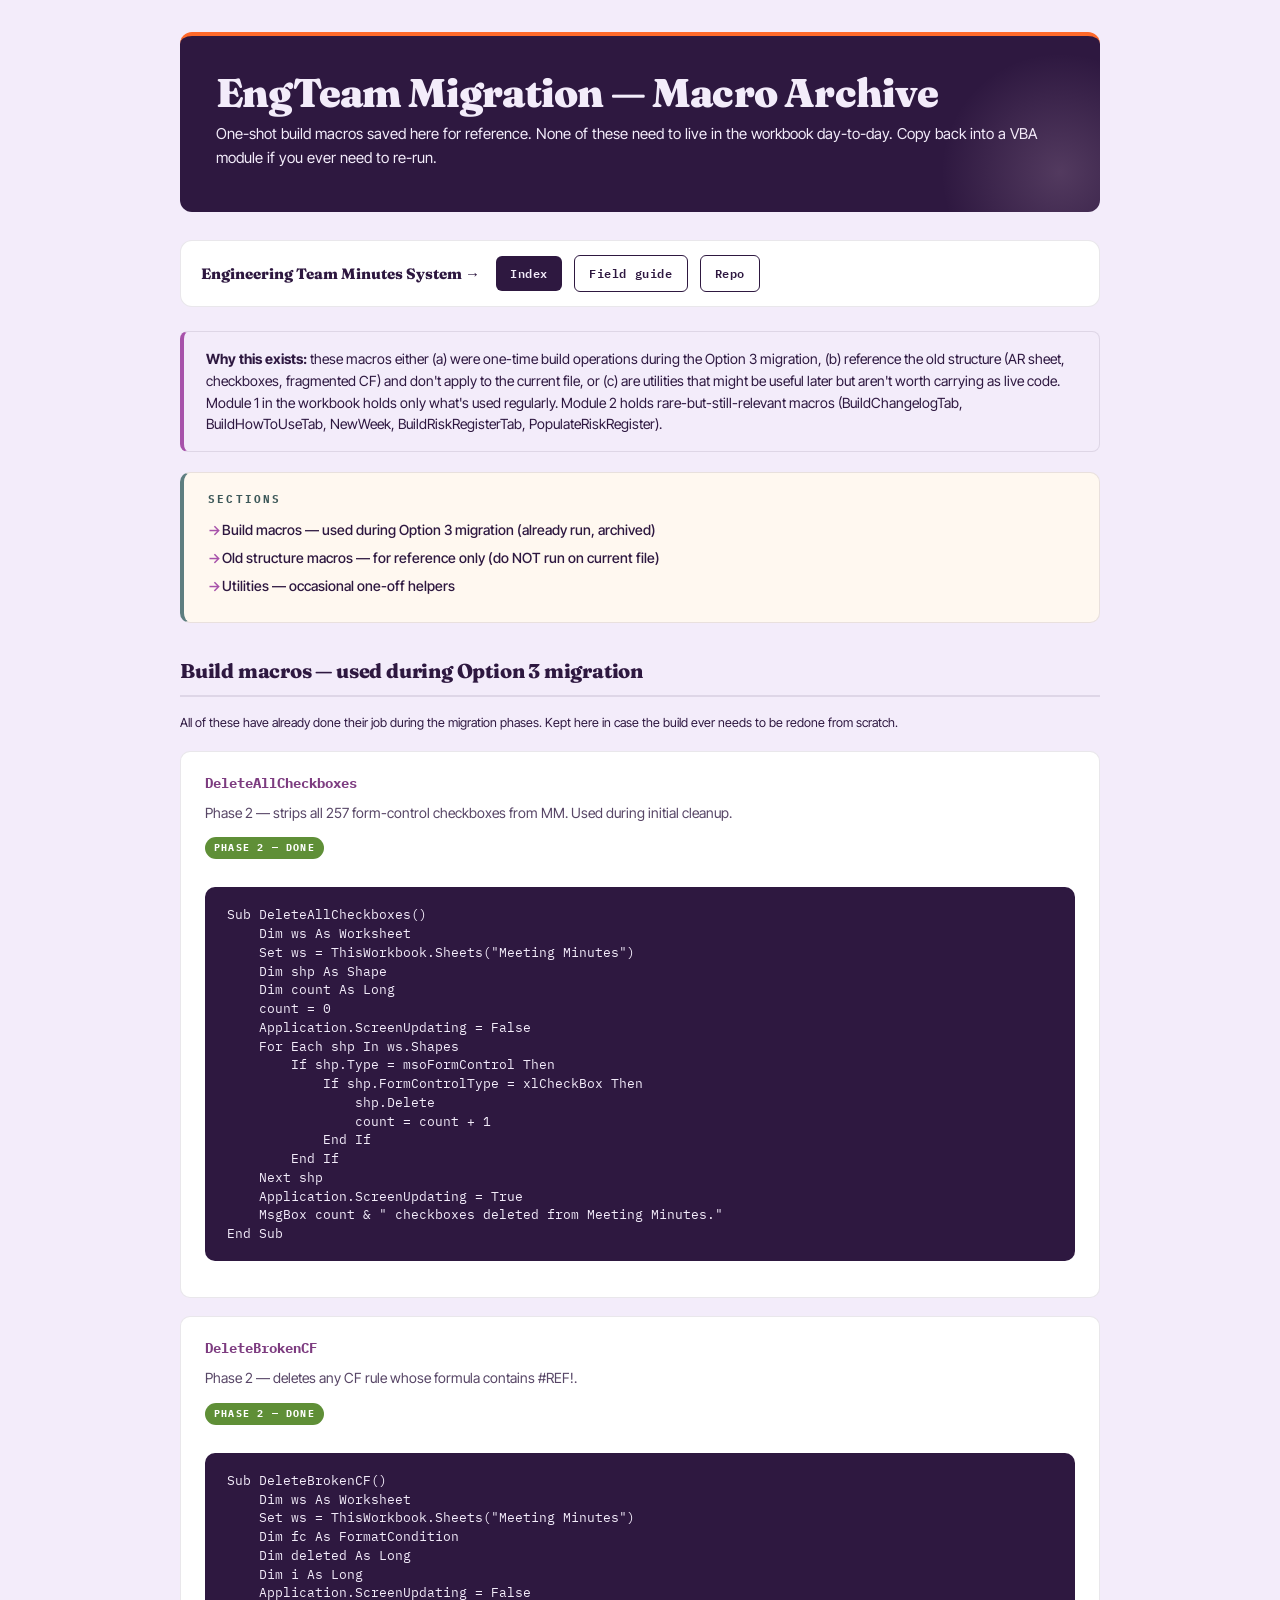
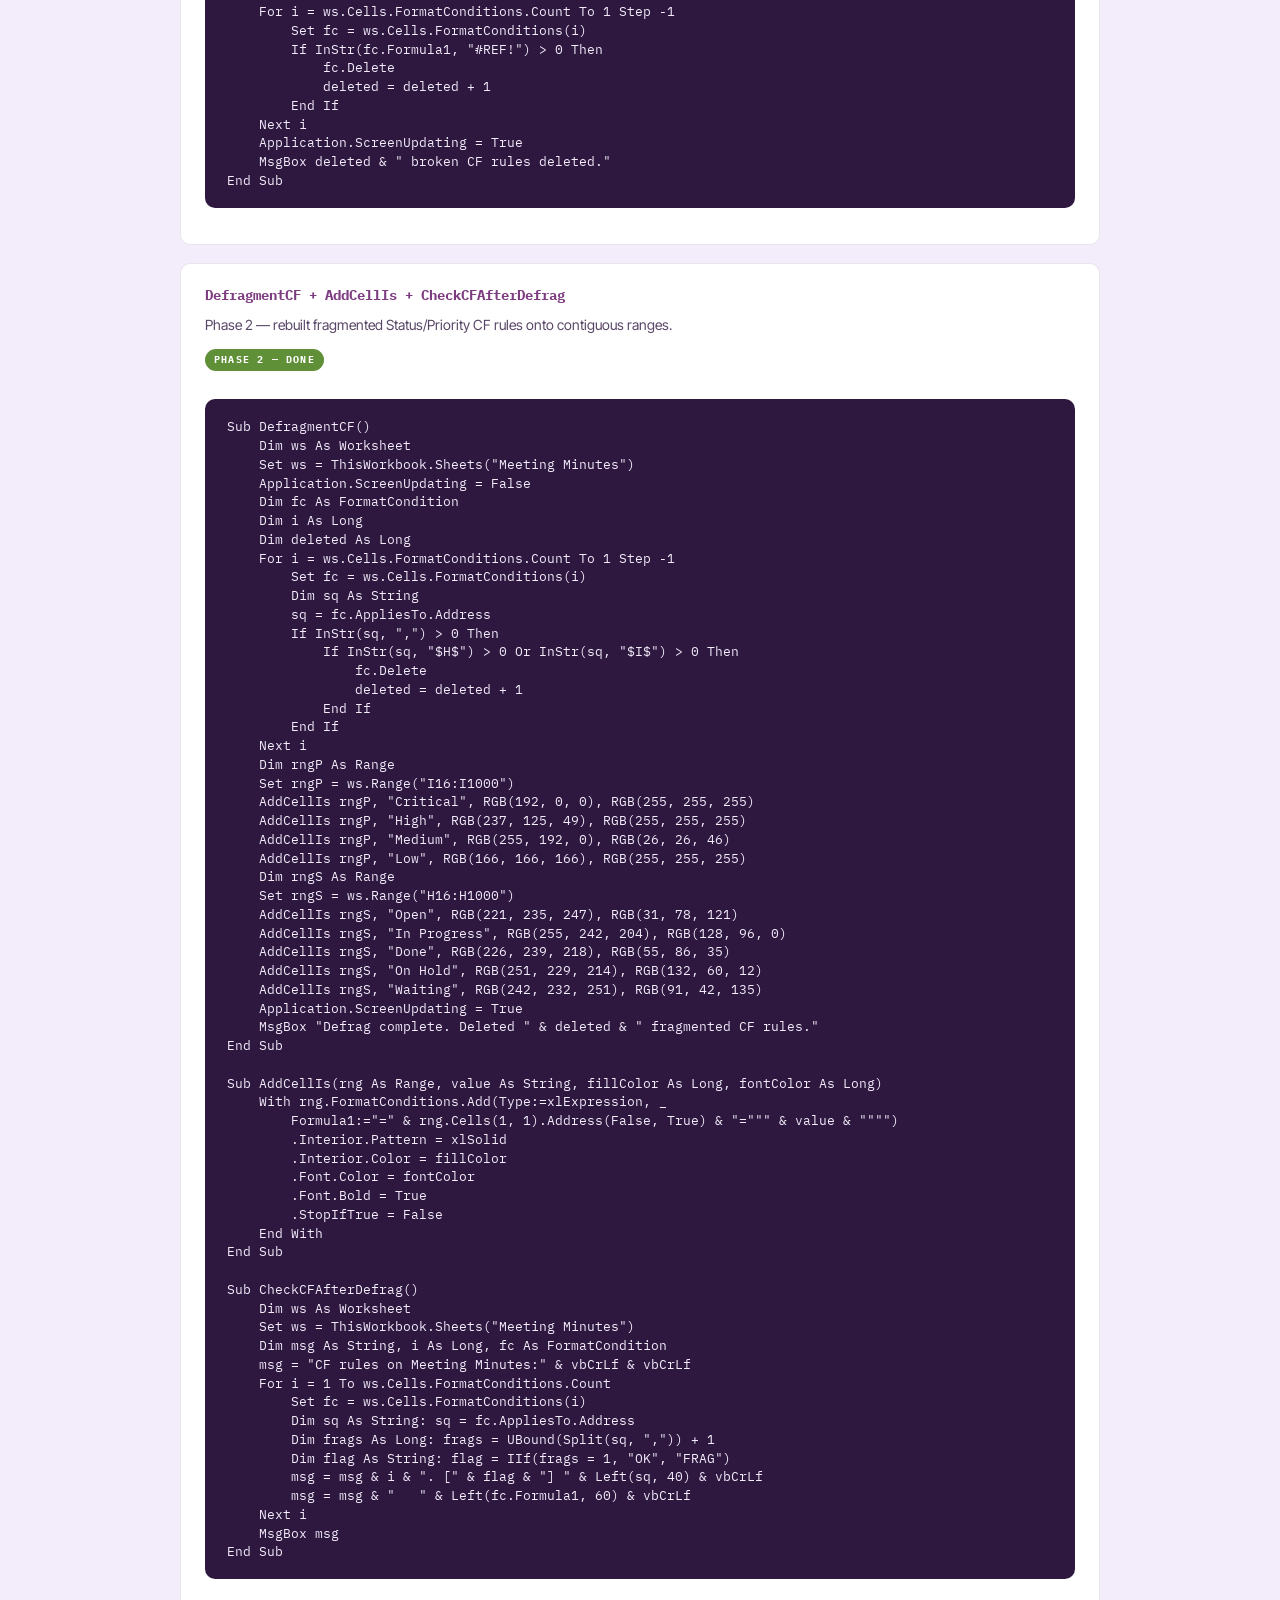
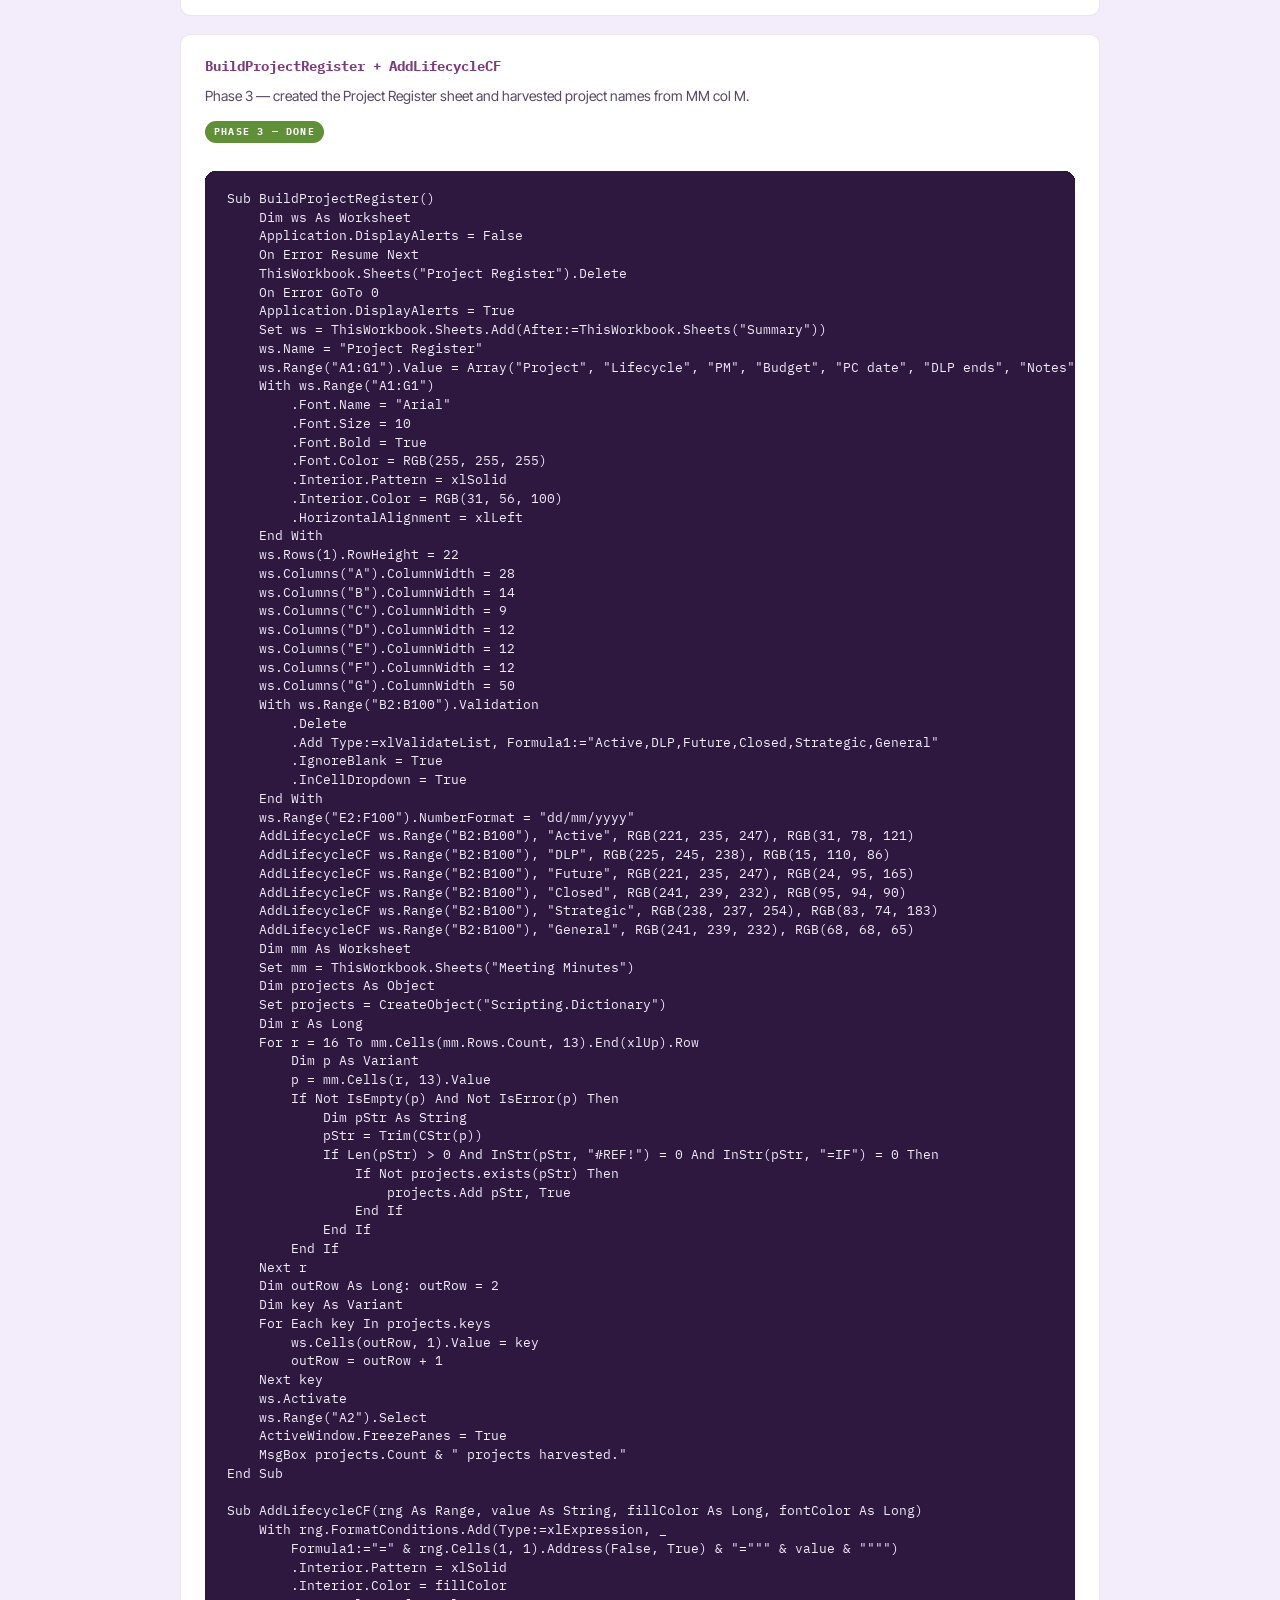
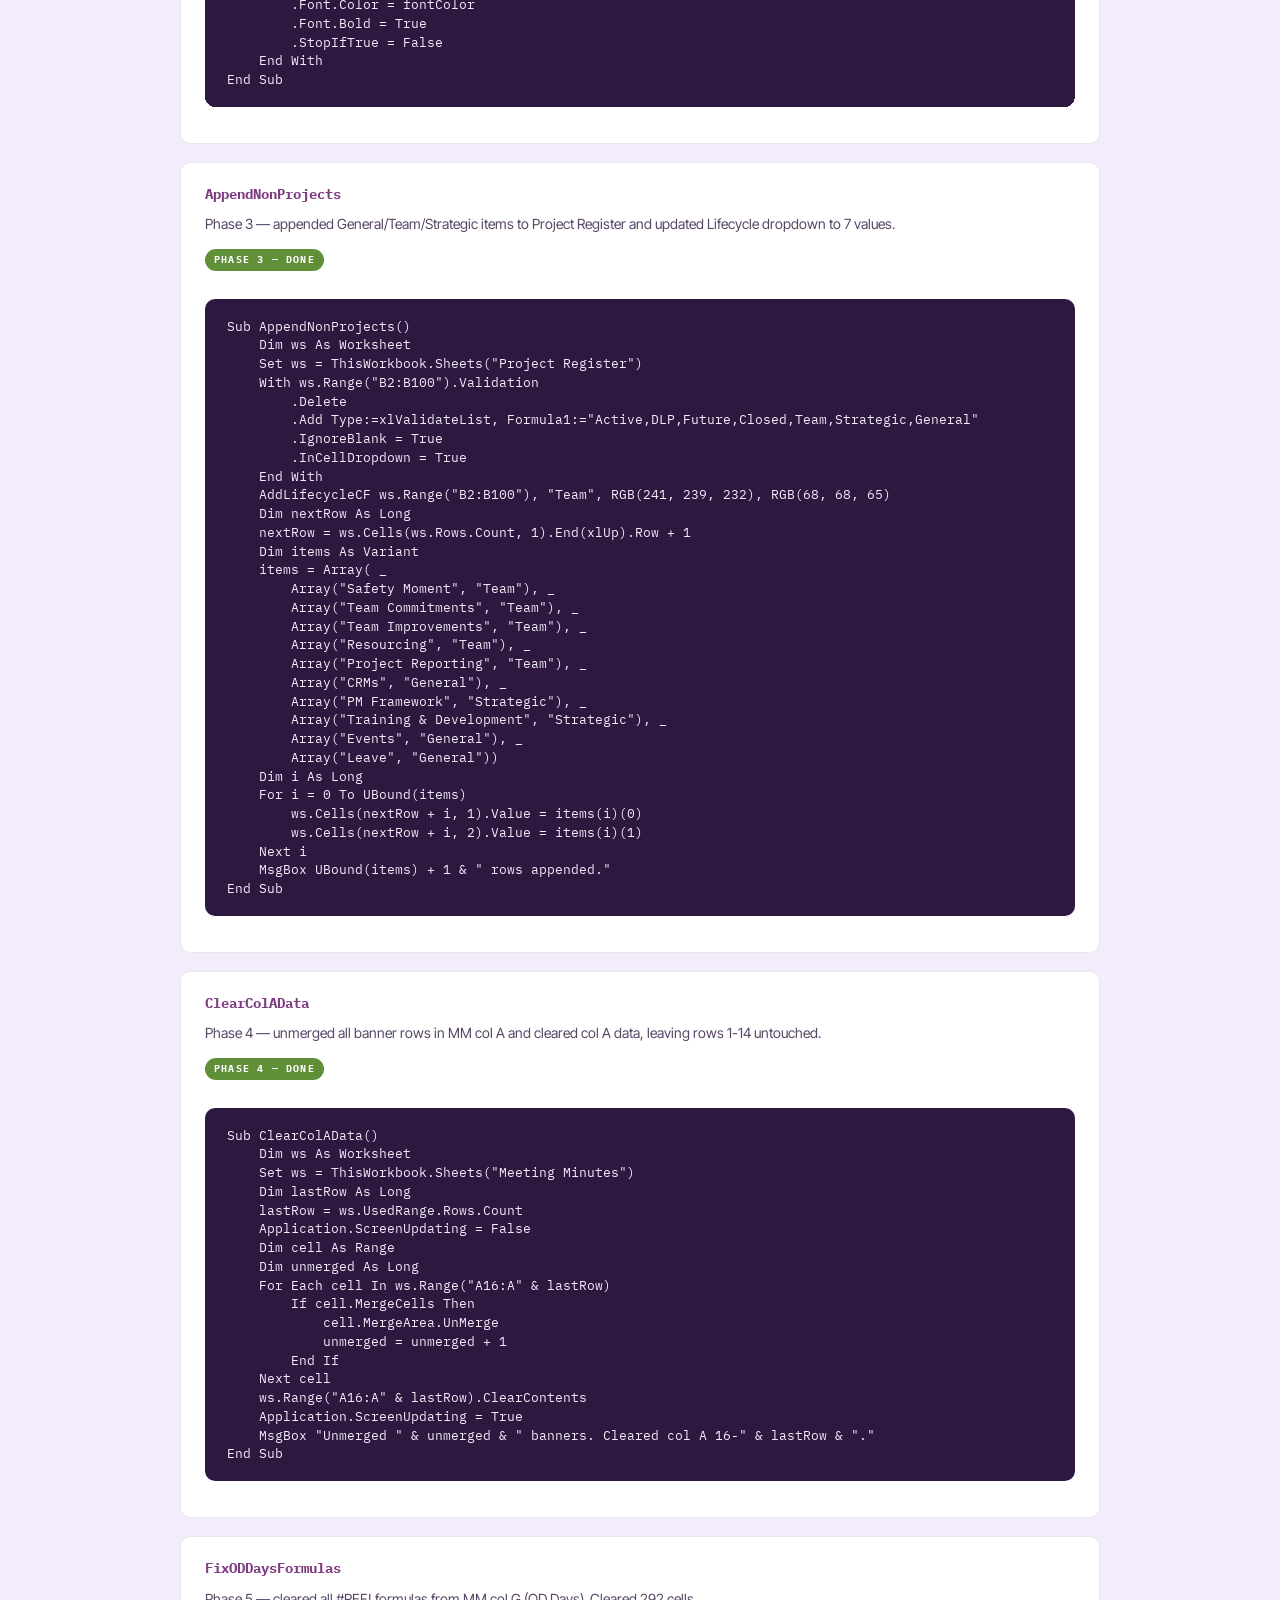
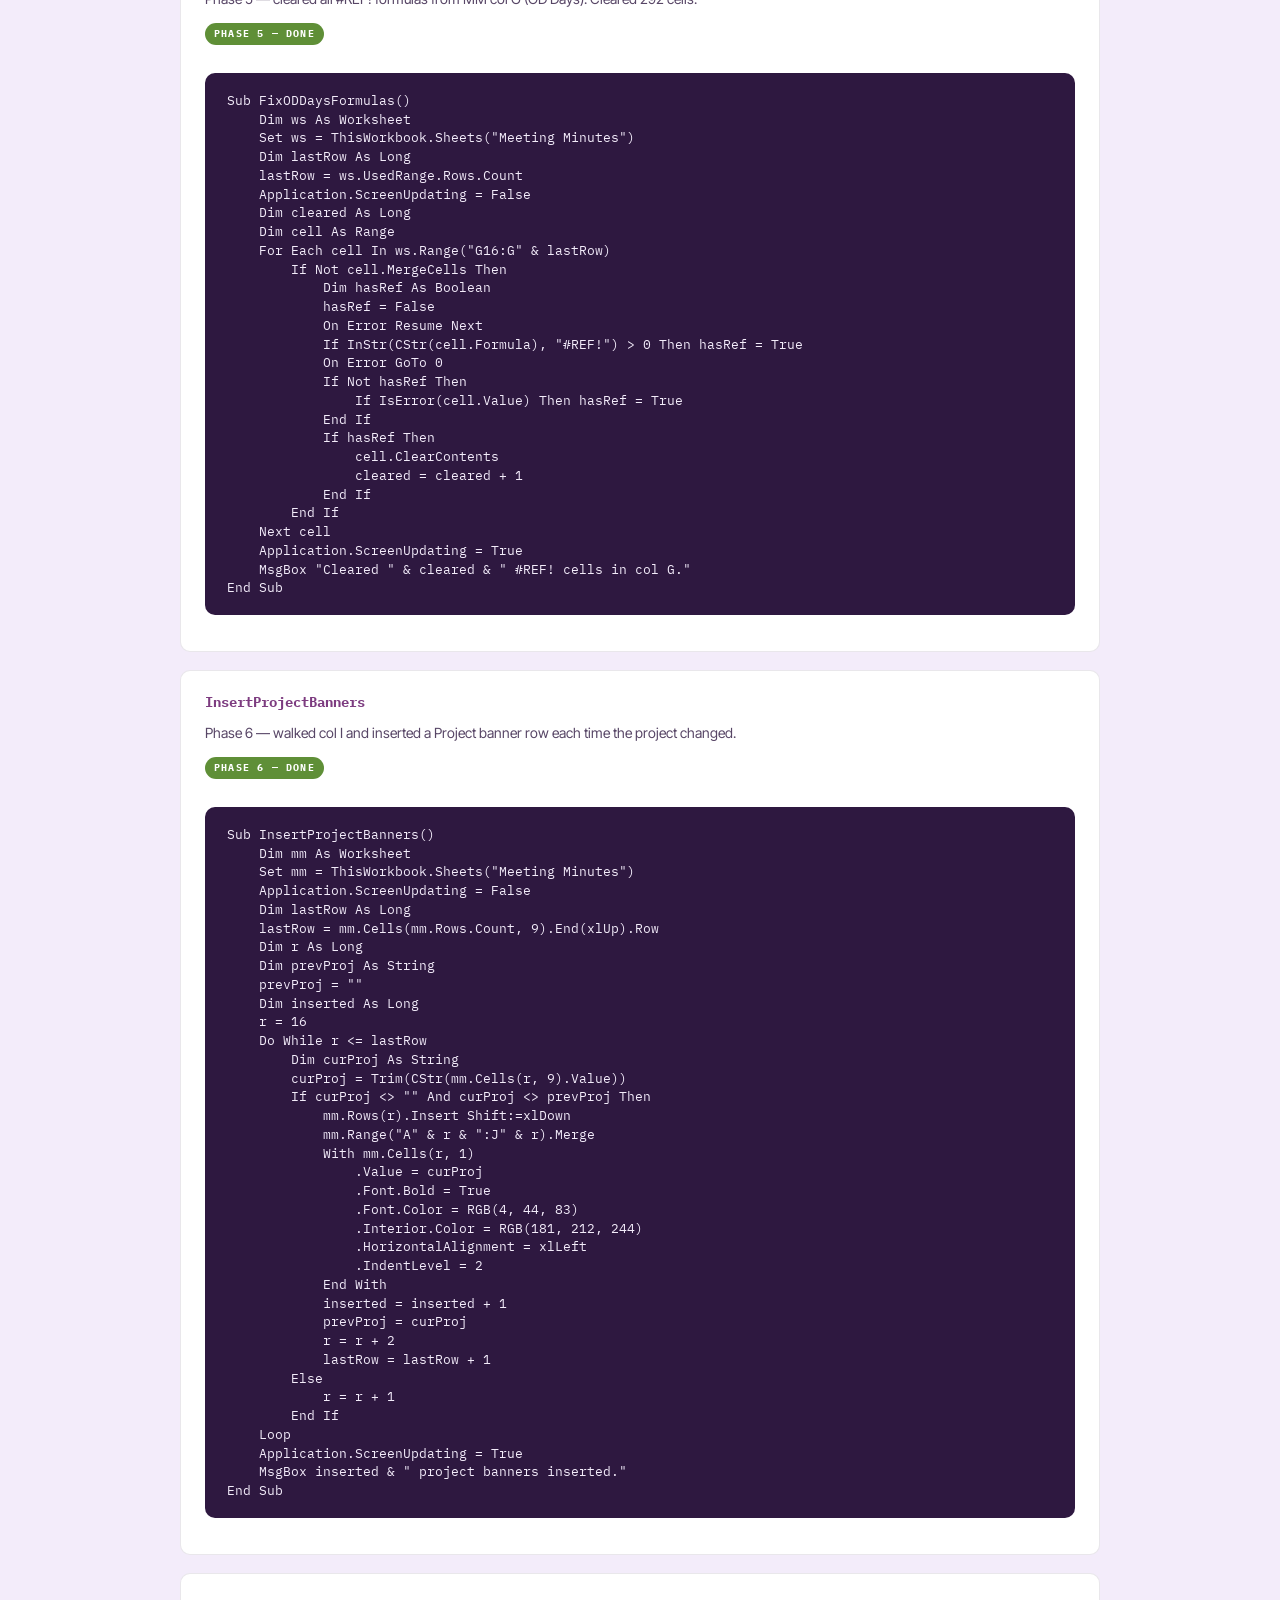
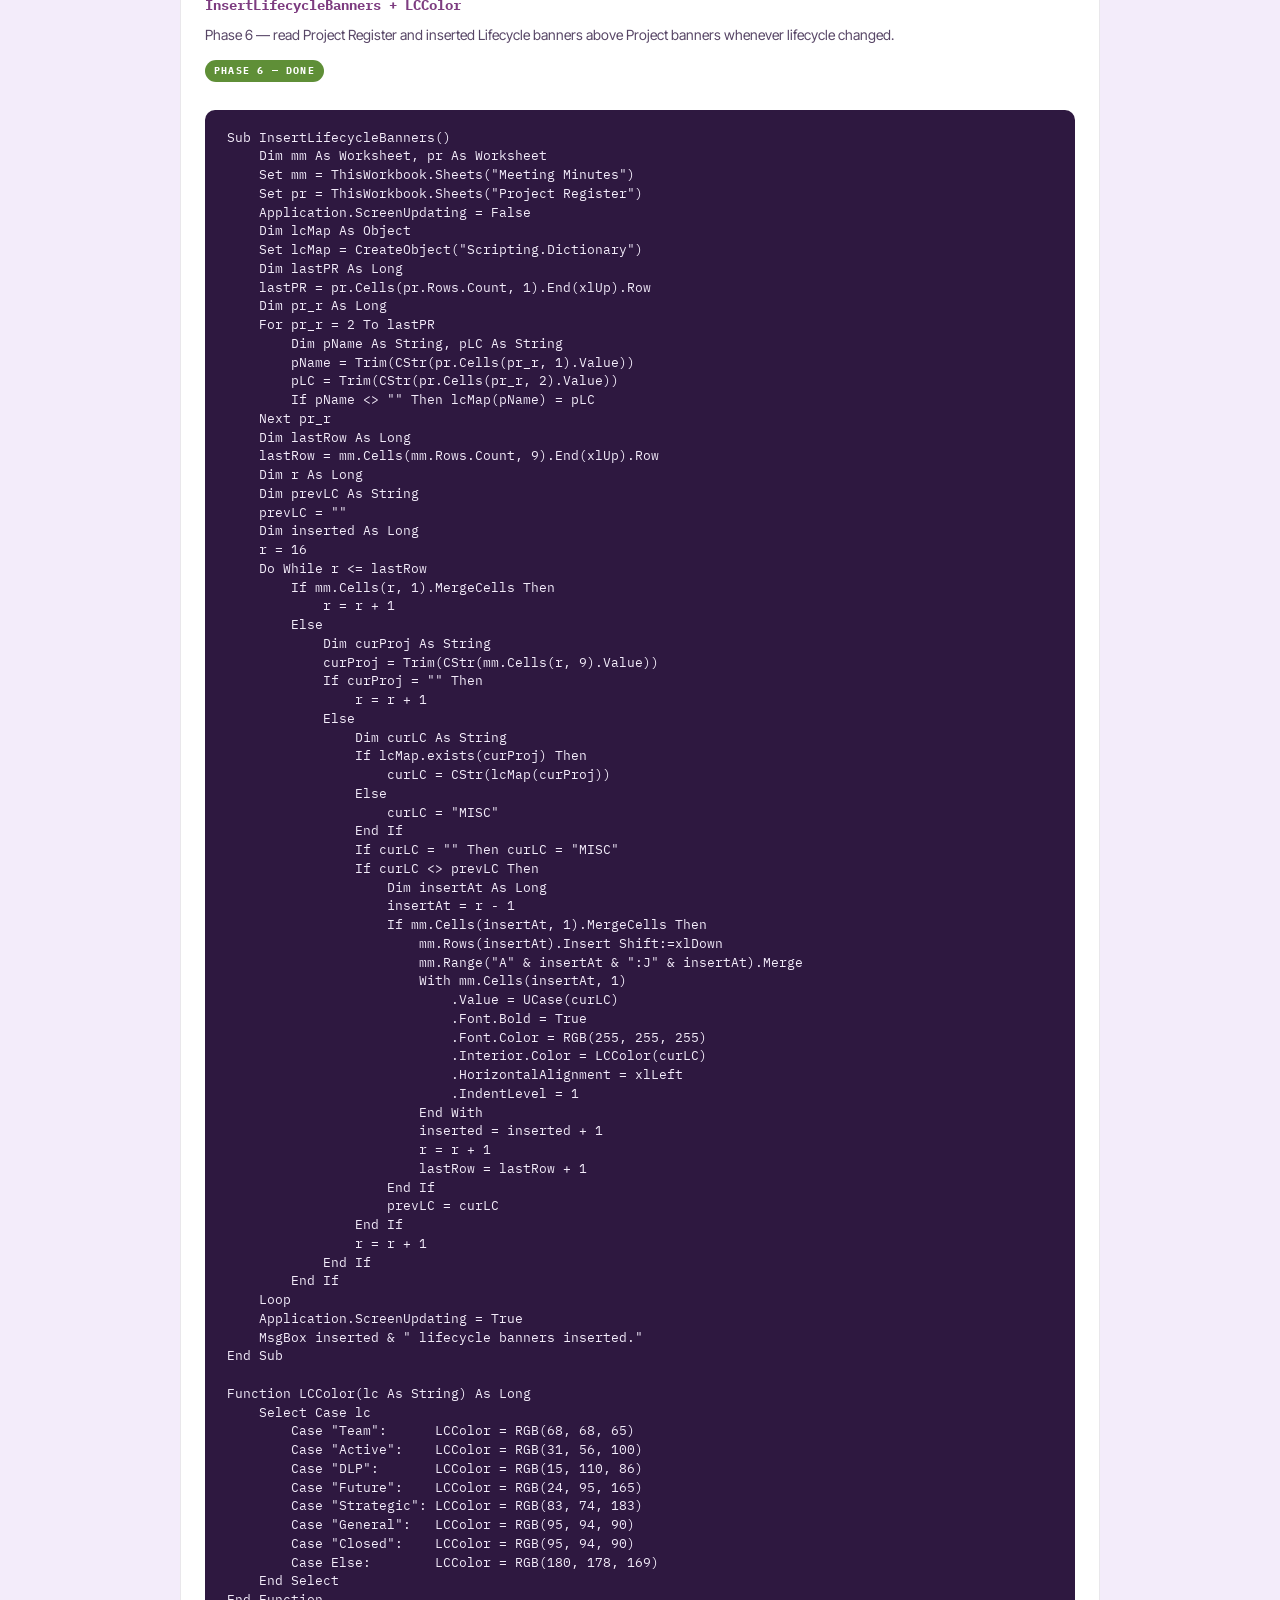
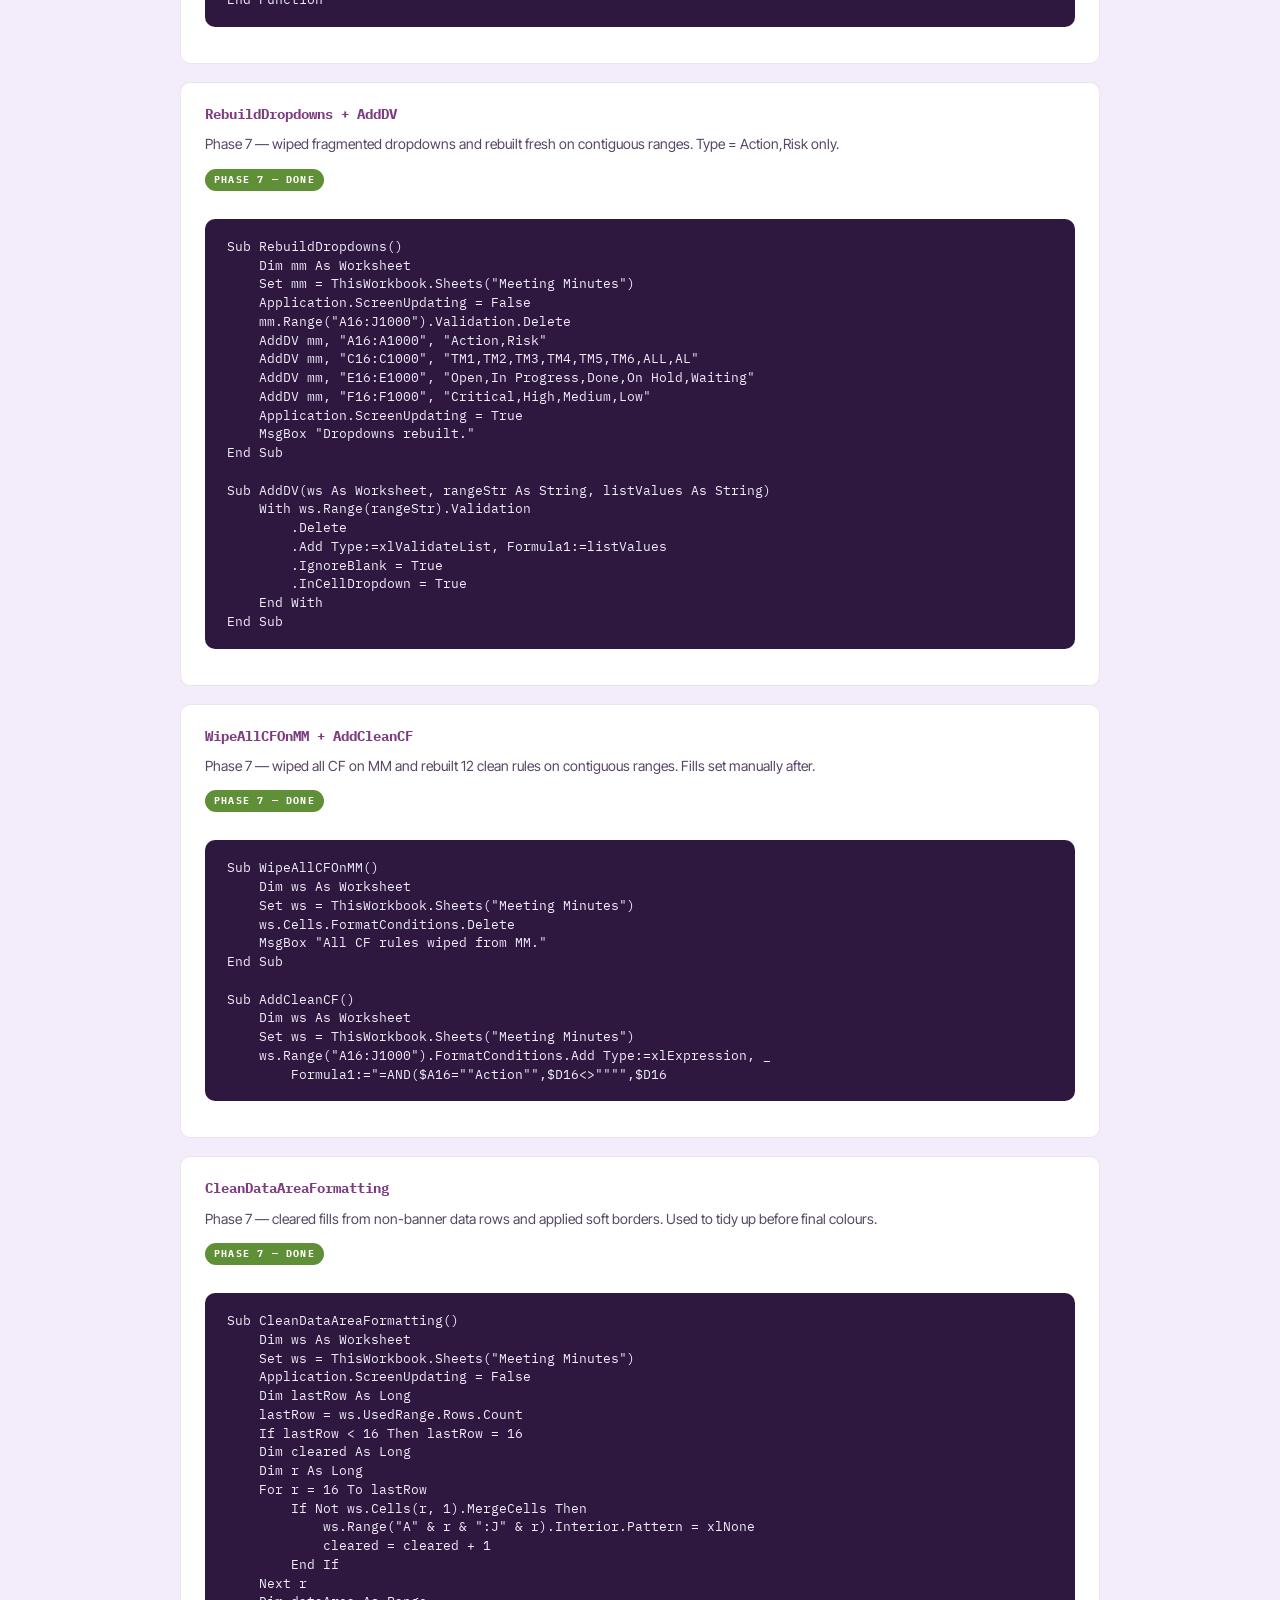
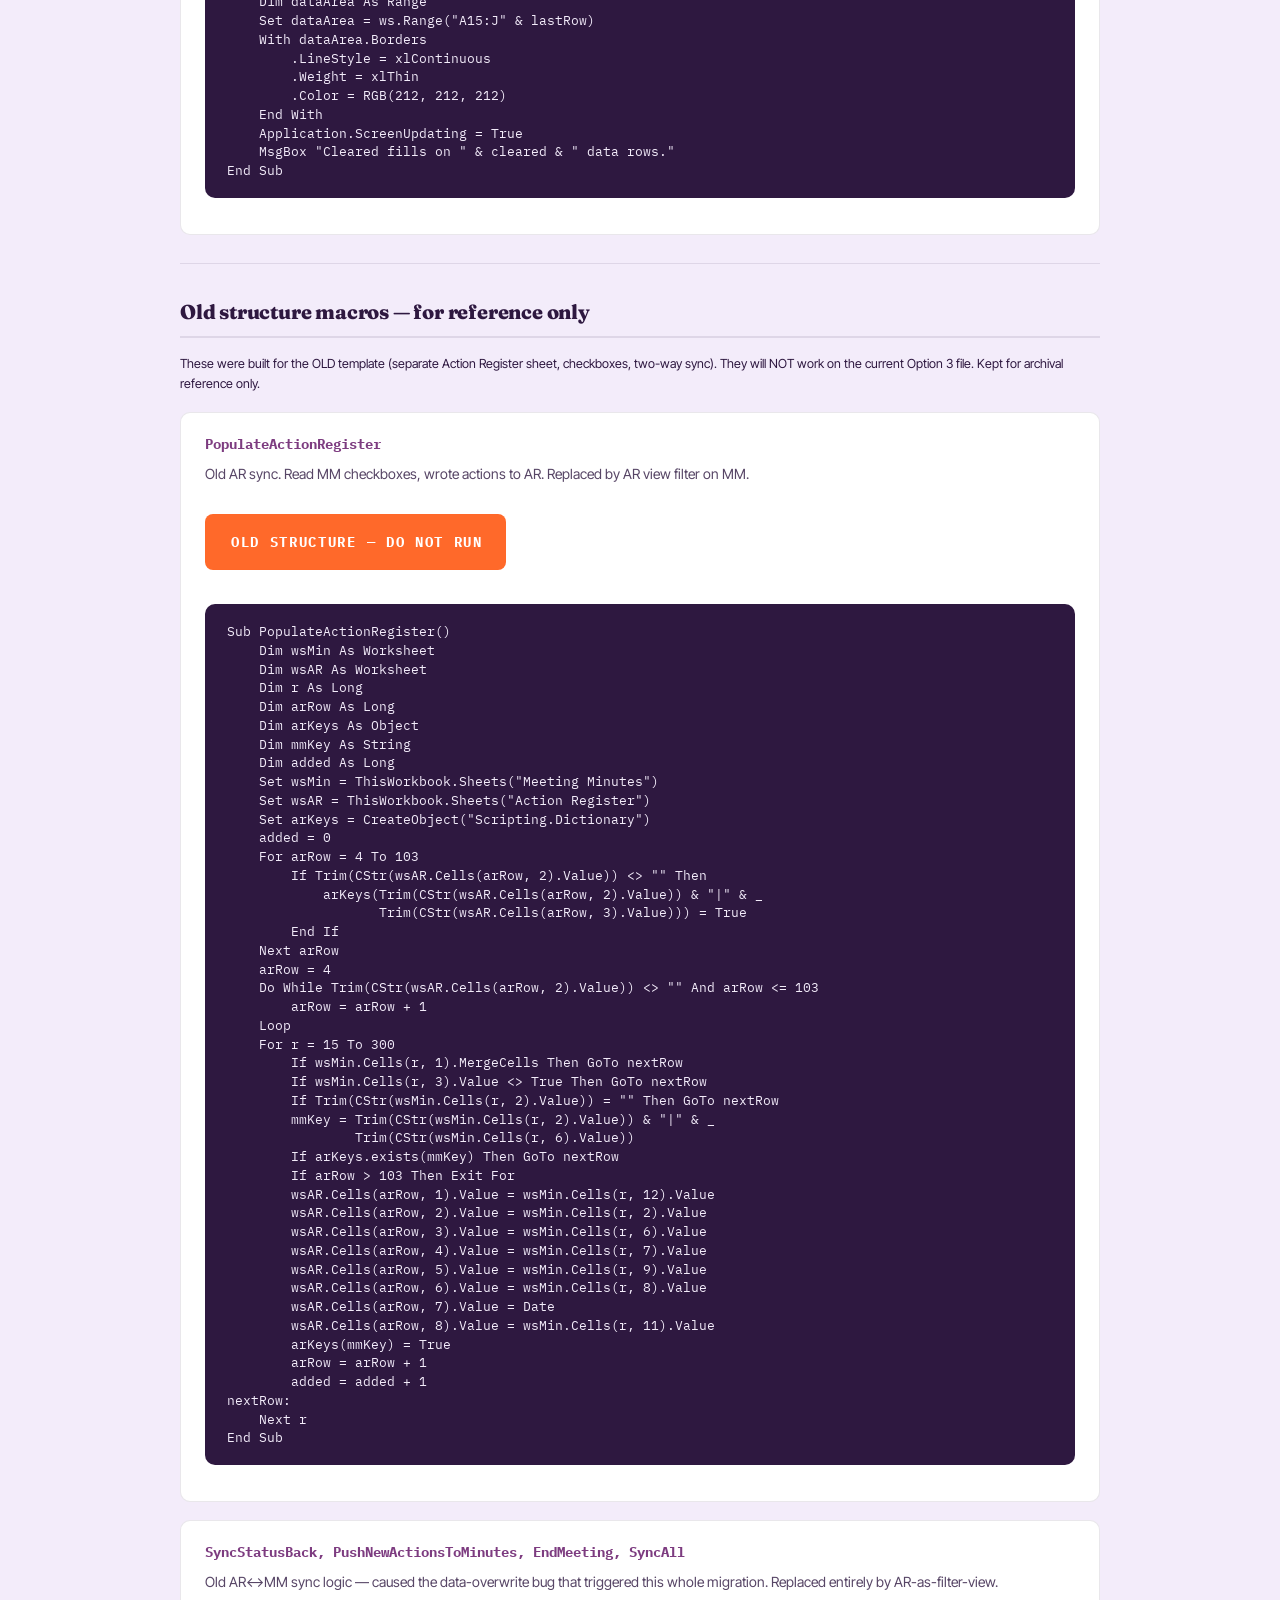
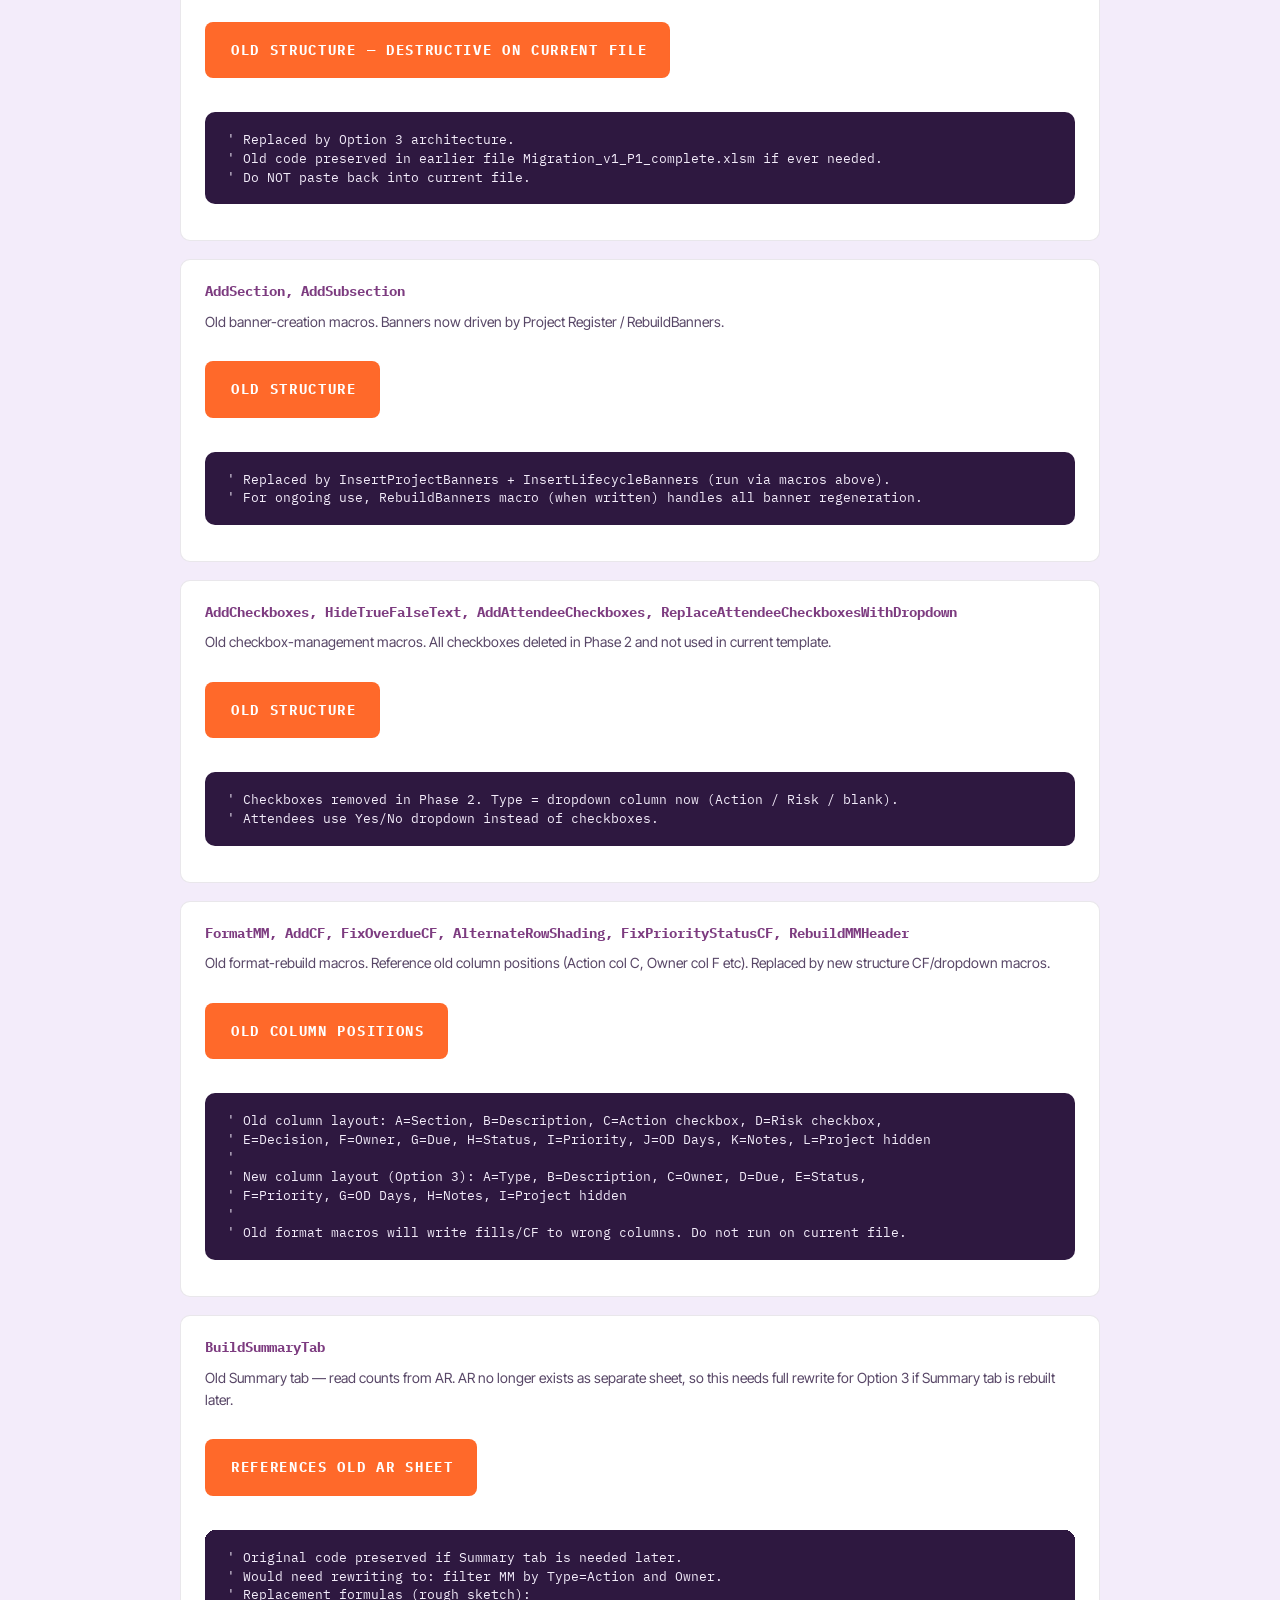
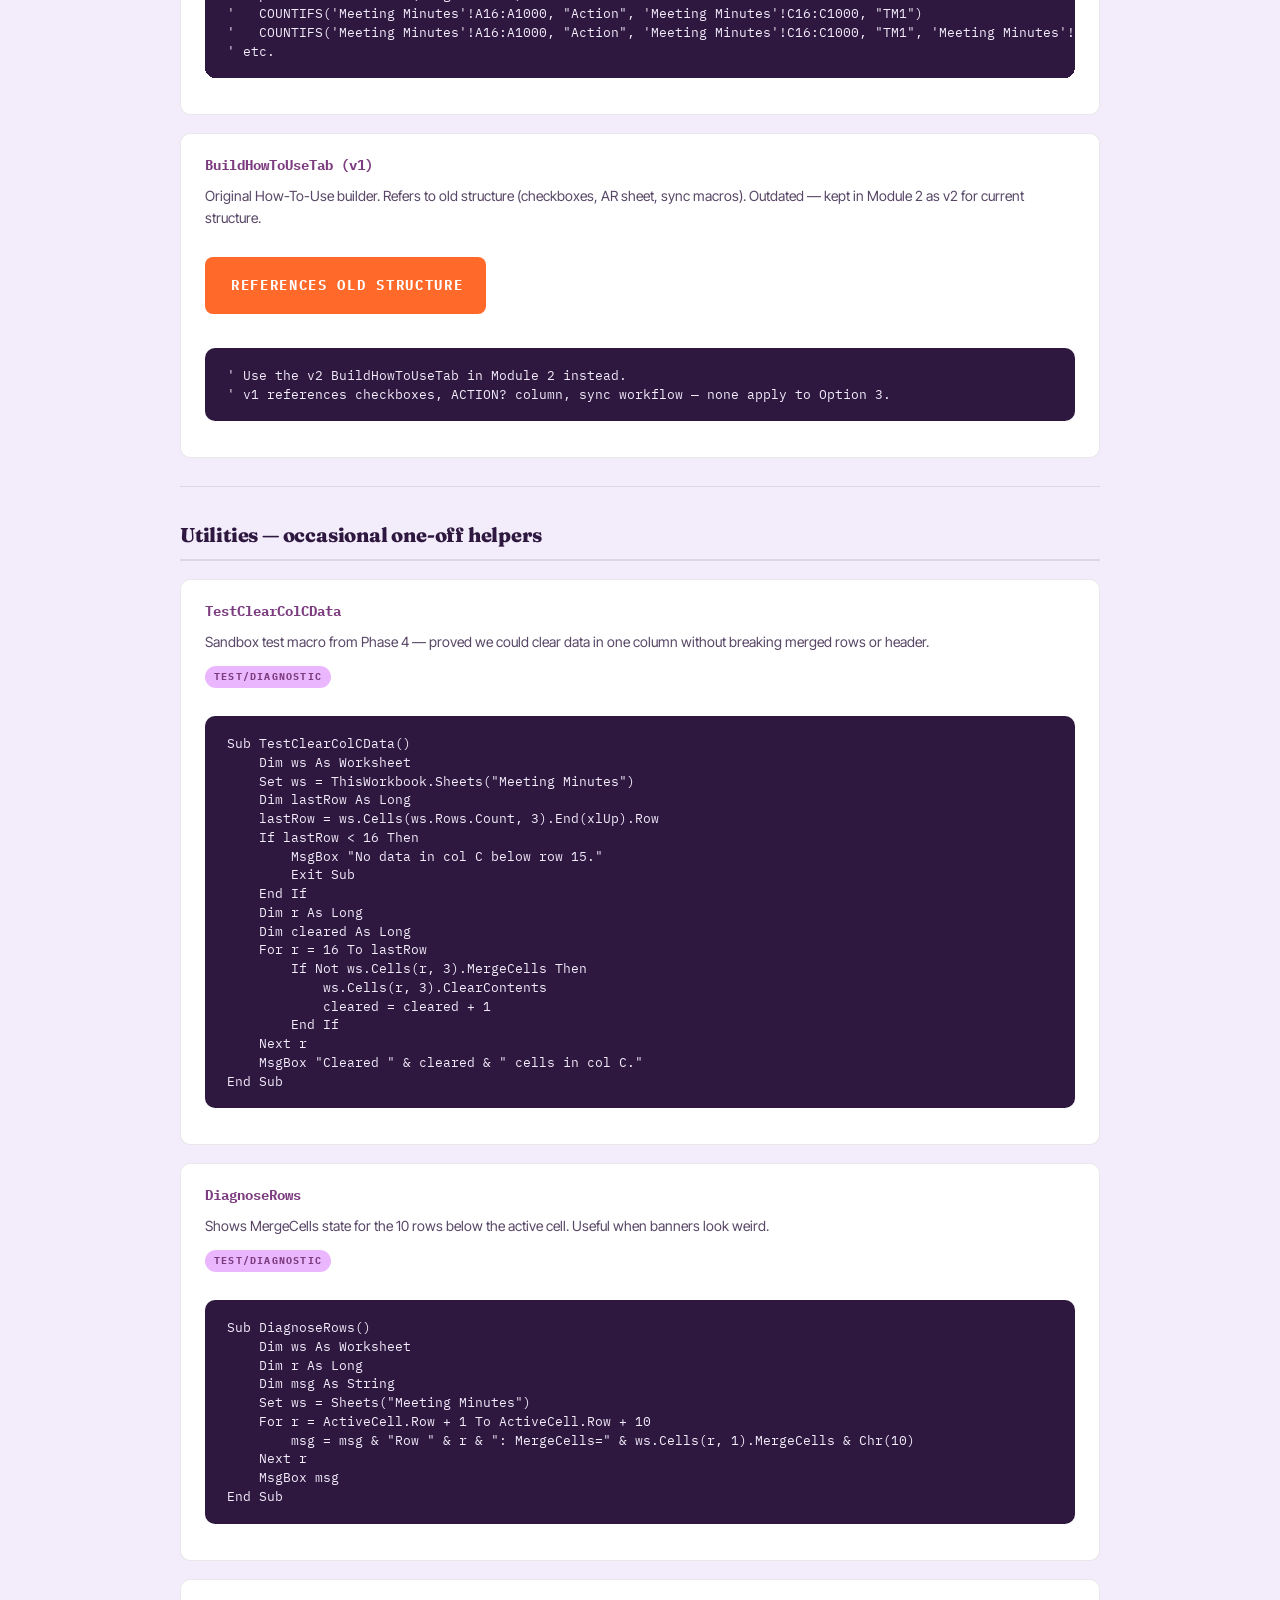
<file: docs/Macro-Archive.html>
<!DOCTYPE html>
<html lang="en">
<head>
<meta charset="UTF-8">
<title>EngTeam Migration — Macro Archive</title>
<link rel="stylesheet" href="_lavender.css">
</head>
<body>
<div class="wrap">

<header>
  <h1>EngTeam Migration — Macro Archive</h1>
  <p>One-shot build macros saved here for reference. None of these need to live in the workbook day-to-day. Copy back into a VBA module if you ever need to re-run.</p>
</header>

<div class="download-bar">
  <strong>Engineering Team Minutes System →</strong>
  <a href="index.html">Index</a>
  <a href="What-AI-Wont-Tell-You.html" class="print">Field guide</a>
  <a href="https://github.com/adinalieblich/engineering-team-minutes-system" class="print">Repo</a>
</div>


<div class="note">
<strong>Why this exists:</strong> these macros either (a) were one-time build operations during the Option 3 migration, (b) reference the old structure (AR sheet, checkboxes, fragmented CF) and don't apply to the current file, or (c) are utilities that might be useful later but aren't worth carrying as live code. Module 1 in the workbook holds only what's used regularly. Module 2 holds rare-but-still-relevant macros (BuildChangelogTab, BuildHowToUseTab, NewWeek, BuildRiskRegisterTab, PopulateRiskRegister).
</div>

<section class="toc">
<h2>Sections</h2>
<ul>
  <li><a href="#section-build">Build macros — used during Option 3 migration (already run, archived)</a></li>
  <li><a href="#section-old">Old structure macros — for reference only (do NOT run on current file)</a></li>
  <li><a href="#section-utilities">Utilities — occasional one-off helpers</a></li>
</ul>
</section>

<h2 class="section" id="section-build">Build macros — used during Option 3 migration</h2>
<p style="font-size: 12.5px; color: var(--muted); margin: 0 0 16px;">All of these have already done their job during the migration phases. Kept here in case the build ever needs to be redone from scratch.</p>

<section class="macro">
<h3>DeleteAllCheckboxes</h3>
<p class="desc">Phase 2 — strips all 257 form-control checkboxes from MM. Used during initial cleanup.</p>
<span class="tag done">Phase 2 — done</span>
<pre>Sub DeleteAllCheckboxes()
    Dim ws As Worksheet
    Set ws = ThisWorkbook.Sheets("Meeting Minutes")
    Dim shp As Shape
    Dim count As Long
    count = 0
    Application.ScreenUpdating = False
    For Each shp In ws.Shapes
        If shp.Type = msoFormControl Then
            If shp.FormControlType = xlCheckBox Then
                shp.Delete
                count = count + 1
            End If
        End If
    Next shp
    Application.ScreenUpdating = True
    MsgBox count & " checkboxes deleted from Meeting Minutes."
End Sub</pre>
</section>

<section class="macro">
<h3>DeleteBrokenCF</h3>
<p class="desc">Phase 2 — deletes any CF rule whose formula contains #REF!.</p>
<span class="tag done">Phase 2 — done</span>
<pre>Sub DeleteBrokenCF()
    Dim ws As Worksheet
    Set ws = ThisWorkbook.Sheets("Meeting Minutes")
    Dim fc As FormatCondition
    Dim deleted As Long
    Dim i As Long
    Application.ScreenUpdating = False
    For i = ws.Cells.FormatConditions.Count To 1 Step -1
        Set fc = ws.Cells.FormatConditions(i)
        If InStr(fc.Formula1, "#REF!") > 0 Then
            fc.Delete
            deleted = deleted + 1
        End If
    Next i
    Application.ScreenUpdating = True
    MsgBox deleted & " broken CF rules deleted."
End Sub</pre>
</section>

<section class="macro">
<h3>DefragmentCF + AddCellIs + CheckCFAfterDefrag</h3>
<p class="desc">Phase 2 — rebuilt fragmented Status/Priority CF rules onto contiguous ranges.</p>
<span class="tag done">Phase 2 — done</span>
<pre>Sub DefragmentCF()
    Dim ws As Worksheet
    Set ws = ThisWorkbook.Sheets("Meeting Minutes")
    Application.ScreenUpdating = False
    Dim fc As FormatCondition
    Dim i As Long
    Dim deleted As Long
    For i = ws.Cells.FormatConditions.Count To 1 Step -1
        Set fc = ws.Cells.FormatConditions(i)
        Dim sq As String
        sq = fc.AppliesTo.Address
        If InStr(sq, ",") > 0 Then
            If InStr(sq, "$H$") > 0 Or InStr(sq, "$I$") > 0 Then
                fc.Delete
                deleted = deleted + 1
            End If
        End If
    Next i
    Dim rngP As Range
    Set rngP = ws.Range("I16:I1000")
    AddCellIs rngP, "Critical", RGB(192, 0, 0), RGB(255, 255, 255)
    AddCellIs rngP, "High", RGB(237, 125, 49), RGB(255, 255, 255)
    AddCellIs rngP, "Medium", RGB(255, 192, 0), RGB(26, 26, 46)
    AddCellIs rngP, "Low", RGB(166, 166, 166), RGB(255, 255, 255)
    Dim rngS As Range
    Set rngS = ws.Range("H16:H1000")
    AddCellIs rngS, "Open", RGB(221, 235, 247), RGB(31, 78, 121)
    AddCellIs rngS, "In Progress", RGB(255, 242, 204), RGB(128, 96, 0)
    AddCellIs rngS, "Done", RGB(226, 239, 218), RGB(55, 86, 35)
    AddCellIs rngS, "On Hold", RGB(251, 229, 214), RGB(132, 60, 12)
    AddCellIs rngS, "Waiting", RGB(242, 232, 251), RGB(91, 42, 135)
    Application.ScreenUpdating = True
    MsgBox "Defrag complete. Deleted " & deleted & " fragmented CF rules."
End Sub

Sub AddCellIs(rng As Range, value As String, fillColor As Long, fontColor As Long)
    With rng.FormatConditions.Add(Type:=xlExpression, _
        Formula1:="=" & rng.Cells(1, 1).Address(False, True) & "=""" & value & """")
        .Interior.Pattern = xlSolid
        .Interior.Color = fillColor
        .Font.Color = fontColor
        .Font.Bold = True
        .StopIfTrue = False
    End With
End Sub

Sub CheckCFAfterDefrag()
    Dim ws As Worksheet
    Set ws = ThisWorkbook.Sheets("Meeting Minutes")
    Dim msg As String, i As Long, fc As FormatCondition
    msg = "CF rules on Meeting Minutes:" & vbCrLf & vbCrLf
    For i = 1 To ws.Cells.FormatConditions.Count
        Set fc = ws.Cells.FormatConditions(i)
        Dim sq As String: sq = fc.AppliesTo.Address
        Dim frags As Long: frags = UBound(Split(sq, ",")) + 1
        Dim flag As String: flag = IIf(frags = 1, "OK", "FRAG")
        msg = msg & i & ". [" & flag & "] " & Left(sq, 40) & vbCrLf
        msg = msg & "   " & Left(fc.Formula1, 60) & vbCrLf
    Next i
    MsgBox msg
End Sub</pre>
</section>

<section class="macro">
<h3>BuildProjectRegister + AddLifecycleCF</h3>
<p class="desc">Phase 3 — created the Project Register sheet and harvested project names from MM col M.</p>
<span class="tag done">Phase 3 — done</span>
<pre>Sub BuildProjectRegister()
    Dim ws As Worksheet
    Application.DisplayAlerts = False
    On Error Resume Next
    ThisWorkbook.Sheets("Project Register").Delete
    On Error GoTo 0
    Application.DisplayAlerts = True
    Set ws = ThisWorkbook.Sheets.Add(After:=ThisWorkbook.Sheets("Summary"))
    ws.Name = "Project Register"
    ws.Range("A1:G1").Value = Array("Project", "Lifecycle", "PM", "Budget", "PC date", "DLP ends", "Notes")
    With ws.Range("A1:G1")
        .Font.Name = "Arial"
        .Font.Size = 10
        .Font.Bold = True
        .Font.Color = RGB(255, 255, 255)
        .Interior.Pattern = xlSolid
        .Interior.Color = RGB(31, 56, 100)
        .HorizontalAlignment = xlLeft
    End With
    ws.Rows(1).RowHeight = 22
    ws.Columns("A").ColumnWidth = 28
    ws.Columns("B").ColumnWidth = 14
    ws.Columns("C").ColumnWidth = 9
    ws.Columns("D").ColumnWidth = 12
    ws.Columns("E").ColumnWidth = 12
    ws.Columns("F").ColumnWidth = 12
    ws.Columns("G").ColumnWidth = 50
    With ws.Range("B2:B100").Validation
        .Delete
        .Add Type:=xlValidateList, Formula1:="Active,DLP,Future,Closed,Strategic,General"
        .IgnoreBlank = True
        .InCellDropdown = True
    End With
    ws.Range("E2:F100").NumberFormat = "dd/mm/yyyy"
    AddLifecycleCF ws.Range("B2:B100"), "Active", RGB(221, 235, 247), RGB(31, 78, 121)
    AddLifecycleCF ws.Range("B2:B100"), "DLP", RGB(225, 245, 238), RGB(15, 110, 86)
    AddLifecycleCF ws.Range("B2:B100"), "Future", RGB(221, 235, 247), RGB(24, 95, 165)
    AddLifecycleCF ws.Range("B2:B100"), "Closed", RGB(241, 239, 232), RGB(95, 94, 90)
    AddLifecycleCF ws.Range("B2:B100"), "Strategic", RGB(238, 237, 254), RGB(83, 74, 183)
    AddLifecycleCF ws.Range("B2:B100"), "General", RGB(241, 239, 232), RGB(68, 68, 65)
    Dim mm As Worksheet
    Set mm = ThisWorkbook.Sheets("Meeting Minutes")
    Dim projects As Object
    Set projects = CreateObject("Scripting.Dictionary")
    Dim r As Long
    For r = 16 To mm.Cells(mm.Rows.Count, 13).End(xlUp).Row
        Dim p As Variant
        p = mm.Cells(r, 13).Value
        If Not IsEmpty(p) And Not IsError(p) Then
            Dim pStr As String
            pStr = Trim(CStr(p))
            If Len(pStr) > 0 And InStr(pStr, "#REF!") = 0 And InStr(pStr, "=IF") = 0 Then
                If Not projects.exists(pStr) Then
                    projects.Add pStr, True
                End If
            End If
        End If
    Next r
    Dim outRow As Long: outRow = 2
    Dim key As Variant
    For Each key In projects.keys
        ws.Cells(outRow, 1).Value = key
        outRow = outRow + 1
    Next key
    ws.Activate
    ws.Range("A2").Select
    ActiveWindow.FreezePanes = True
    MsgBox projects.Count & " projects harvested."
End Sub

Sub AddLifecycleCF(rng As Range, value As String, fillColor As Long, fontColor As Long)
    With rng.FormatConditions.Add(Type:=xlExpression, _
        Formula1:="=" & rng.Cells(1, 1).Address(False, True) & "=""" & value & """")
        .Interior.Pattern = xlSolid
        .Interior.Color = fillColor
        .Font.Color = fontColor
        .Font.Bold = True
        .StopIfTrue = False
    End With
End Sub</pre>
</section>

<section class="macro">
<h3>AppendNonProjects</h3>
<p class="desc">Phase 3 — appended General/Team/Strategic items to Project Register and updated Lifecycle dropdown to 7 values.</p>
<span class="tag done">Phase 3 — done</span>
<pre>Sub AppendNonProjects()
    Dim ws As Worksheet
    Set ws = ThisWorkbook.Sheets("Project Register")
    With ws.Range("B2:B100").Validation
        .Delete
        .Add Type:=xlValidateList, Formula1:="Active,DLP,Future,Closed,Team,Strategic,General"
        .IgnoreBlank = True
        .InCellDropdown = True
    End With
    AddLifecycleCF ws.Range("B2:B100"), "Team", RGB(241, 239, 232), RGB(68, 68, 65)
    Dim nextRow As Long
    nextRow = ws.Cells(ws.Rows.Count, 1).End(xlUp).Row + 1
    Dim items As Variant
    items = Array( _
        Array("Safety Moment", "Team"), _
        Array("Team Commitments", "Team"), _
        Array("Team Improvements", "Team"), _
        Array("Resourcing", "Team"), _
        Array("Project Reporting", "Team"), _
        Array("CRMs", "General"), _
        Array("PM Framework", "Strategic"), _
        Array("Training & Development", "Strategic"), _
        Array("Events", "General"), _
        Array("Leave", "General"))
    Dim i As Long
    For i = 0 To UBound(items)
        ws.Cells(nextRow + i, 1).Value = items(i)(0)
        ws.Cells(nextRow + i, 2).Value = items(i)(1)
    Next i
    MsgBox UBound(items) + 1 & " rows appended."
End Sub</pre>
</section>

<section class="macro">
<h3>ClearColAData</h3>
<p class="desc">Phase 4 — unmerged all banner rows in MM col A and cleared col A data, leaving rows 1-14 untouched.</p>
<span class="tag done">Phase 4 — done</span>
<pre>Sub ClearColAData()
    Dim ws As Worksheet
    Set ws = ThisWorkbook.Sheets("Meeting Minutes")
    Dim lastRow As Long
    lastRow = ws.UsedRange.Rows.Count
    Application.ScreenUpdating = False
    Dim cell As Range
    Dim unmerged As Long
    For Each cell In ws.Range("A16:A" & lastRow)
        If cell.MergeCells Then
            cell.MergeArea.UnMerge
            unmerged = unmerged + 1
        End If
    Next cell
    ws.Range("A16:A" & lastRow).ClearContents
    Application.ScreenUpdating = True
    MsgBox "Unmerged " & unmerged & " banners. Cleared col A 16-" & lastRow & "."
End Sub</pre>
</section>

<section class="macro">
<h3>FixODDaysFormulas</h3>
<p class="desc">Phase 5 — cleared all #REF! formulas from MM col G (OD Days). Cleared 292 cells.</p>
<span class="tag done">Phase 5 — done</span>
<pre>Sub FixODDaysFormulas()
    Dim ws As Worksheet
    Set ws = ThisWorkbook.Sheets("Meeting Minutes")
    Dim lastRow As Long
    lastRow = ws.UsedRange.Rows.Count
    Application.ScreenUpdating = False
    Dim cleared As Long
    Dim cell As Range
    For Each cell In ws.Range("G16:G" & lastRow)
        If Not cell.MergeCells Then
            Dim hasRef As Boolean
            hasRef = False
            On Error Resume Next
            If InStr(CStr(cell.Formula), "#REF!") > 0 Then hasRef = True
            On Error GoTo 0
            If Not hasRef Then
                If IsError(cell.Value) Then hasRef = True
            End If
            If hasRef Then
                cell.ClearContents
                cleared = cleared + 1
            End If
        End If
    Next cell
    Application.ScreenUpdating = True
    MsgBox "Cleared " & cleared & " #REF! cells in col G."
End Sub</pre>
</section>

<section class="macro">
<h3>InsertProjectBanners</h3>
<p class="desc">Phase 6 — walked col I and inserted a Project banner row each time the project changed.</p>
<span class="tag done">Phase 6 — done</span>
<pre>Sub InsertProjectBanners()
    Dim mm As Worksheet
    Set mm = ThisWorkbook.Sheets("Meeting Minutes")
    Application.ScreenUpdating = False
    Dim lastRow As Long
    lastRow = mm.Cells(mm.Rows.Count, 9).End(xlUp).Row
    Dim r As Long
    Dim prevProj As String
    prevProj = ""
    Dim inserted As Long
    r = 16
    Do While r <= lastRow
        Dim curProj As String
        curProj = Trim(CStr(mm.Cells(r, 9).Value))
        If curProj <> "" And curProj <> prevProj Then
            mm.Rows(r).Insert Shift:=xlDown
            mm.Range("A" & r & ":J" & r).Merge
            With mm.Cells(r, 1)
                .Value = curProj
                .Font.Bold = True
                .Font.Color = RGB(4, 44, 83)
                .Interior.Color = RGB(181, 212, 244)
                .HorizontalAlignment = xlLeft
                .IndentLevel = 2
            End With
            inserted = inserted + 1
            prevProj = curProj
            r = r + 2
            lastRow = lastRow + 1
        Else
            r = r + 1
        End If
    Loop
    Application.ScreenUpdating = True
    MsgBox inserted & " project banners inserted."
End Sub</pre>
</section>

<section class="macro">
<h3>InsertLifecycleBanners + LCColor</h3>
<p class="desc">Phase 6 — read Project Register and inserted Lifecycle banners above Project banners whenever lifecycle changed.</p>
<span class="tag done">Phase 6 — done</span>
<pre>Sub InsertLifecycleBanners()
    Dim mm As Worksheet, pr As Worksheet
    Set mm = ThisWorkbook.Sheets("Meeting Minutes")
    Set pr = ThisWorkbook.Sheets("Project Register")
    Application.ScreenUpdating = False
    Dim lcMap As Object
    Set lcMap = CreateObject("Scripting.Dictionary")
    Dim lastPR As Long
    lastPR = pr.Cells(pr.Rows.Count, 1).End(xlUp).Row
    Dim pr_r As Long
    For pr_r = 2 To lastPR
        Dim pName As String, pLC As String
        pName = Trim(CStr(pr.Cells(pr_r, 1).Value))
        pLC = Trim(CStr(pr.Cells(pr_r, 2).Value))
        If pName <> "" Then lcMap(pName) = pLC
    Next pr_r
    Dim lastRow As Long
    lastRow = mm.Cells(mm.Rows.Count, 9).End(xlUp).Row
    Dim r As Long
    Dim prevLC As String
    prevLC = ""
    Dim inserted As Long
    r = 16
    Do While r <= lastRow
        If mm.Cells(r, 1).MergeCells Then
            r = r + 1
        Else
            Dim curProj As String
            curProj = Trim(CStr(mm.Cells(r, 9).Value))
            If curProj = "" Then
                r = r + 1
            Else
                Dim curLC As String
                If lcMap.exists(curProj) Then
                    curLC = CStr(lcMap(curProj))
                Else
                    curLC = "MISC"
                End If
                If curLC = "" Then curLC = "MISC"
                If curLC <> prevLC Then
                    Dim insertAt As Long
                    insertAt = r - 1
                    If mm.Cells(insertAt, 1).MergeCells Then
                        mm.Rows(insertAt).Insert Shift:=xlDown
                        mm.Range("A" & insertAt & ":J" & insertAt).Merge
                        With mm.Cells(insertAt, 1)
                            .Value = UCase(curLC)
                            .Font.Bold = True
                            .Font.Color = RGB(255, 255, 255)
                            .Interior.Color = LCColor(curLC)
                            .HorizontalAlignment = xlLeft
                            .IndentLevel = 1
                        End With
                        inserted = inserted + 1
                        r = r + 1
                        lastRow = lastRow + 1
                    End If
                    prevLC = curLC
                End If
                r = r + 1
            End If
        End If
    Loop
    Application.ScreenUpdating = True
    MsgBox inserted & " lifecycle banners inserted."
End Sub

Function LCColor(lc As String) As Long
    Select Case lc
        Case "Team":      LCColor = RGB(68, 68, 65)
        Case "Active":    LCColor = RGB(31, 56, 100)
        Case "DLP":       LCColor = RGB(15, 110, 86)
        Case "Future":    LCColor = RGB(24, 95, 165)
        Case "Strategic": LCColor = RGB(83, 74, 183)
        Case "General":   LCColor = RGB(95, 94, 90)
        Case "Closed":    LCColor = RGB(95, 94, 90)
        Case Else:        LCColor = RGB(180, 178, 169)
    End Select
End Function</pre>
</section>

<section class="macro">
<h3>RebuildDropdowns + AddDV</h3>
<p class="desc">Phase 7 — wiped fragmented dropdowns and rebuilt fresh on contiguous ranges. Type = Action,Risk only.</p>
<span class="tag done">Phase 7 — done</span>
<pre>Sub RebuildDropdowns()
    Dim mm As Worksheet
    Set mm = ThisWorkbook.Sheets("Meeting Minutes")
    Application.ScreenUpdating = False
    mm.Range("A16:J1000").Validation.Delete
    AddDV mm, "A16:A1000", "Action,Risk"
    AddDV mm, "C16:C1000", "TM1,TM2,TM3,TM4,TM5,TM6,ALL,AL"
    AddDV mm, "E16:E1000", "Open,In Progress,Done,On Hold,Waiting"
    AddDV mm, "F16:F1000", "Critical,High,Medium,Low"
    Application.ScreenUpdating = True
    MsgBox "Dropdowns rebuilt."
End Sub

Sub AddDV(ws As Worksheet, rangeStr As String, listValues As String)
    With ws.Range(rangeStr).Validation
        .Delete
        .Add Type:=xlValidateList, Formula1:=listValues
        .IgnoreBlank = True
        .InCellDropdown = True
    End With
End Sub</pre>
</section>

<section class="macro">
<h3>WipeAllCFOnMM + AddCleanCF</h3>
<p class="desc">Phase 7 — wiped all CF on MM and rebuilt 12 clean rules on contiguous ranges. Fills set manually after.</p>
<span class="tag done">Phase 7 — done</span>
<pre>Sub WipeAllCFOnMM()
    Dim ws As Worksheet
    Set ws = ThisWorkbook.Sheets("Meeting Minutes")
    ws.Cells.FormatConditions.Delete
    MsgBox "All CF rules wiped from MM."
End Sub

Sub AddCleanCF()
    Dim ws As Worksheet
    Set ws = ThisWorkbook.Sheets("Meeting Minutes")
    ws.Range("A16:J1000").FormatConditions.Add Type:=xlExpression, _
        Formula1:="=AND($A16=""Action"",$D16<>"""",$D16<TODAY(),NOT(OR($E16=""Done"",$E16=""On Hold"",$E16=""Waiting"")))"
    ws.Range("A16:J1000").FormatConditions.Add Type:=xlExpression, _
        Formula1:="=$A16=""Action"""
    ws.Range("A16:J1000").FormatConditions.Add Type:=xlExpression, _
        Formula1:="=$A16=""Risk"""
    ws.Range("E16:E1000").FormatConditions.Add Type:=xlExpression, Formula1:="=$E16=""Open"""
    ws.Range("E16:E1000").FormatConditions.Add Type:=xlExpression, Formula1:="=$E16=""In Progress"""
    ws.Range("E16:E1000").FormatConditions.Add Type:=xlExpression, Formula1:="=$E16=""Done"""
    ws.Range("E16:E1000").FormatConditions.Add Type:=xlExpression, Formula1:="=$E16=""On Hold"""
    ws.Range("E16:E1000").FormatConditions.Add Type:=xlExpression, Formula1:="=$E16=""Waiting"""
    ws.Range("F16:F1000").FormatConditions.Add Type:=xlExpression, Formula1:="=$F16=""Critical"""
    ws.Range("F16:F1000").FormatConditions.Add Type:=xlExpression, Formula1:="=$F16=""High"""
    ws.Range("F16:F1000").FormatConditions.Add Type:=xlExpression, Formula1:="=$F16=""Medium"""
    ws.Range("F16:F1000").FormatConditions.Add Type:=xlExpression, Formula1:="=$F16=""Low"""
    Dim i As Long
    For i = 1 To ws.Cells.FormatConditions.Count
        ws.Cells.FormatConditions(i).StopIfTrue = False
    Next i
    MsgBox "12 CF rules added with no fills set."
End Sub</pre>
</section>

<section class="macro">
<h3>CleanDataAreaFormatting</h3>
<p class="desc">Phase 7 — cleared fills from non-banner data rows and applied soft borders. Used to tidy up before final colours.</p>
<span class="tag done">Phase 7 — done</span>
<pre>Sub CleanDataAreaFormatting()
    Dim ws As Worksheet
    Set ws = ThisWorkbook.Sheets("Meeting Minutes")
    Application.ScreenUpdating = False
    Dim lastRow As Long
    lastRow = ws.UsedRange.Rows.Count
    If lastRow < 16 Then lastRow = 16
    Dim cleared As Long
    Dim r As Long
    For r = 16 To lastRow
        If Not ws.Cells(r, 1).MergeCells Then
            ws.Range("A" & r & ":J" & r).Interior.Pattern = xlNone
            cleared = cleared + 1
        End If
    Next r
    Dim dataArea As Range
    Set dataArea = ws.Range("A15:J" & lastRow)
    With dataArea.Borders
        .LineStyle = xlContinuous
        .Weight = xlThin
        .Color = RGB(212, 212, 212)
    End With
    Application.ScreenUpdating = True
    MsgBox "Cleared fills on " & cleared & " data rows."
End Sub</pre>
</section>

<hr>

<h2 class="section" id="section-old">Old structure macros — for reference only</h2>
<p style="font-size: 12.5px; color: var(--muted); margin: 0 0 16px;">These were built for the OLD template (separate Action Register sheet, checkboxes, two-way sync). They will NOT work on the current Option 3 file. Kept for archival reference only.</p>

<section class="macro">
<h3>PopulateActionRegister</h3>
<p class="desc">Old AR sync. Read MM checkboxes, wrote actions to AR. Replaced by AR view filter on MM.</p>
<span class="tag warn">Old structure — do not run</span>
<pre>Sub PopulateActionRegister()
    Dim wsMin As Worksheet
    Dim wsAR As Worksheet
    Dim r As Long
    Dim arRow As Long
    Dim arKeys As Object
    Dim mmKey As String
    Dim added As Long
    Set wsMin = ThisWorkbook.Sheets("Meeting Minutes")
    Set wsAR = ThisWorkbook.Sheets("Action Register")
    Set arKeys = CreateObject("Scripting.Dictionary")
    added = 0
    For arRow = 4 To 103
        If Trim(CStr(wsAR.Cells(arRow, 2).Value)) <> "" Then
            arKeys(Trim(CStr(wsAR.Cells(arRow, 2).Value)) & "|" & _
                   Trim(CStr(wsAR.Cells(arRow, 3).Value))) = True
        End If
    Next arRow
    arRow = 4
    Do While Trim(CStr(wsAR.Cells(arRow, 2).Value)) <> "" And arRow <= 103
        arRow = arRow + 1
    Loop
    For r = 15 To 300
        If wsMin.Cells(r, 1).MergeCells Then GoTo nextRow
        If wsMin.Cells(r, 3).Value <> True Then GoTo nextRow
        If Trim(CStr(wsMin.Cells(r, 2).Value)) = "" Then GoTo nextRow
        mmKey = Trim(CStr(wsMin.Cells(r, 2).Value)) & "|" & _
                Trim(CStr(wsMin.Cells(r, 6).Value))
        If arKeys.exists(mmKey) Then GoTo nextRow
        If arRow > 103 Then Exit For
        wsAR.Cells(arRow, 1).Value = wsMin.Cells(r, 12).Value
        wsAR.Cells(arRow, 2).Value = wsMin.Cells(r, 2).Value
        wsAR.Cells(arRow, 3).Value = wsMin.Cells(r, 6).Value
        wsAR.Cells(arRow, 4).Value = wsMin.Cells(r, 7).Value
        wsAR.Cells(arRow, 5).Value = wsMin.Cells(r, 9).Value
        wsAR.Cells(arRow, 6).Value = wsMin.Cells(r, 8).Value
        wsAR.Cells(arRow, 7).Value = Date
        wsAR.Cells(arRow, 8).Value = wsMin.Cells(r, 11).Value
        arKeys(mmKey) = True
        arRow = arRow + 1
        added = added + 1
nextRow:
    Next r
End Sub</pre>
</section>

<section class="macro">
<h3>SyncStatusBack, PushNewActionsToMinutes, EndMeeting, SyncAll</h3>
<p class="desc">Old AR↔MM sync logic — caused the data-overwrite bug that triggered this whole migration. Replaced entirely by AR-as-filter-view.</p>
<span class="tag warn">Old structure — destructive on current file</span>
<pre>' Replaced by Option 3 architecture.
' Old code preserved in earlier file Migration_v1_P1_complete.xlsm if ever needed.
' Do NOT paste back into current file.</pre>
</section>

<section class="macro">
<h3>AddSection, AddSubsection</h3>
<p class="desc">Old banner-creation macros. Banners now driven by Project Register / RebuildBanners.</p>
<span class="tag warn">Old structure</span>
<pre>' Replaced by InsertProjectBanners + InsertLifecycleBanners (run via macros above).
' For ongoing use, RebuildBanners macro (when written) handles all banner regeneration.</pre>
</section>

<section class="macro">
<h3>AddCheckboxes, HideTrueFalseText, AddAttendeeCheckboxes, ReplaceAttendeeCheckboxesWithDropdown</h3>
<p class="desc">Old checkbox-management macros. All checkboxes deleted in Phase 2 and not used in current template.</p>
<span class="tag warn">Old structure</span>
<pre>' Checkboxes removed in Phase 2. Type = dropdown column now (Action / Risk / blank).
' Attendees use Yes/No dropdown instead of checkboxes.</pre>
</section>

<section class="macro">
<h3>FormatMM, AddCF, FixOverdueCF, AlternateRowShading, FixPriorityStatusCF, RebuildMMHeader</h3>
<p class="desc">Old format-rebuild macros. Reference old column positions (Action col C, Owner col F etc). Replaced by new structure CF/dropdown macros.</p>
<span class="tag warn">Old column positions</span>
<pre>' Old column layout: A=Section, B=Description, C=Action checkbox, D=Risk checkbox,
' E=Decision, F=Owner, G=Due, H=Status, I=Priority, J=OD Days, K=Notes, L=Project hidden
'
' New column layout (Option 3): A=Type, B=Description, C=Owner, D=Due, E=Status,
' F=Priority, G=OD Days, H=Notes, I=Project hidden
'
' Old format macros will write fills/CF to wrong columns. Do not run on current file.</pre>
</section>

<section class="macro">
<h3>BuildSummaryTab</h3>
<p class="desc">Old Summary tab — read counts from AR. AR no longer exists as separate sheet, so this needs full rewrite for Option 3 if Summary tab is rebuilt later.</p>
<span class="tag warn">References old AR sheet</span>
<pre>' Original code preserved if Summary tab is needed later.
' Would need rewriting to: filter MM by Type=Action and Owner.
' Replacement formulas (rough sketch):
'   COUNTIFS('Meeting Minutes'!A16:A1000, "Action", 'Meeting Minutes'!C16:C1000, "TM1")
'   COUNTIFS('Meeting Minutes'!A16:A1000, "Action", 'Meeting Minutes'!C16:C1000, "TM1", 'Meeting Minutes'!E16:E1000, "Open")
' etc.</pre>
</section>

<section class="macro">
<h3>BuildHowToUseTab (v1)</h3>
<p class="desc">Original How-To-Use builder. Refers to old structure (checkboxes, AR sheet, sync macros). Outdated — kept in Module 2 as v2 for current structure.</p>
<span class="tag warn">References old structure</span>
<pre>' Use the v2 BuildHowToUseTab in Module 2 instead.
' v1 references checkboxes, ACTION? column, sync workflow — none apply to Option 3.</pre>
</section>

<hr>

<h2 class="section" id="section-utilities">Utilities — occasional one-off helpers</h2>

<section class="macro">
<h3>TestClearColCData</h3>
<p class="desc">Sandbox test macro from Phase 4 — proved we could clear data in one column without breaking merged rows or header.</p>
<span class="tag">Test/diagnostic</span>
<pre>Sub TestClearColCData()
    Dim ws As Worksheet
    Set ws = ThisWorkbook.Sheets("Meeting Minutes")
    Dim lastRow As Long
    lastRow = ws.Cells(ws.Rows.Count, 3).End(xlUp).Row
    If lastRow < 16 Then
        MsgBox "No data in col C below row 15."
        Exit Sub
    End If
    Dim r As Long
    Dim cleared As Long
    For r = 16 To lastRow
        If Not ws.Cells(r, 3).MergeCells Then
            ws.Cells(r, 3).ClearContents
            cleared = cleared + 1
        End If
    Next r
    MsgBox "Cleared " & cleared & " cells in col C."
End Sub</pre>
</section>

<section class="macro">
<h3>DiagnoseRows</h3>
<p class="desc">Shows MergeCells state for the 10 rows below the active cell. Useful when banners look weird.</p>
<span class="tag">Test/diagnostic</span>
<pre>Sub DiagnoseRows()
    Dim ws As Worksheet
    Dim r As Long
    Dim msg As String
    Set ws = Sheets("Meeting Minutes")
    For r = ActiveCell.Row + 1 To ActiveCell.Row + 10
        msg = msg & "Row " & r & ": MergeCells=" & ws.Cells(r, 1).MergeCells & Chr(10)
    Next r
    MsgBox msg
End Sub</pre>
</section>

<section class="macro">
<h3>DiagnoseValidation</h3>
<p class="desc">Prints existing data-validation state to Immediate window. Useful when dropdowns silently fail.</p>
<span class="tag">Test/diagnostic</span>
<pre>Sub DiagnoseValidation()
    Dim wsAR As Worksheet
    Set wsAR = ThisWorkbook.Sheets("Action Register")
    Debug.Print "Sheet name: [" & wsAR.Name & "]"
    Debug.Print "Col Z row 1: [" & wsAR.Cells(1, 26).Value & "]"
    Debug.Print "Col Z row 2: [" & wsAR.Cells(2, 26).Value & "]"
    On Error Resume Next
    Dim v As String
    v = wsAR.Range("A4").Validation.Formula1
    Debug.Print "Current A4 validation: [" & v & "]"
    On Error GoTo 0
    Debug.Print "Sheet protected: " & wsAR.ProtectContents
End Sub</pre>
</section>

</div>
</body>
</html>
</file>
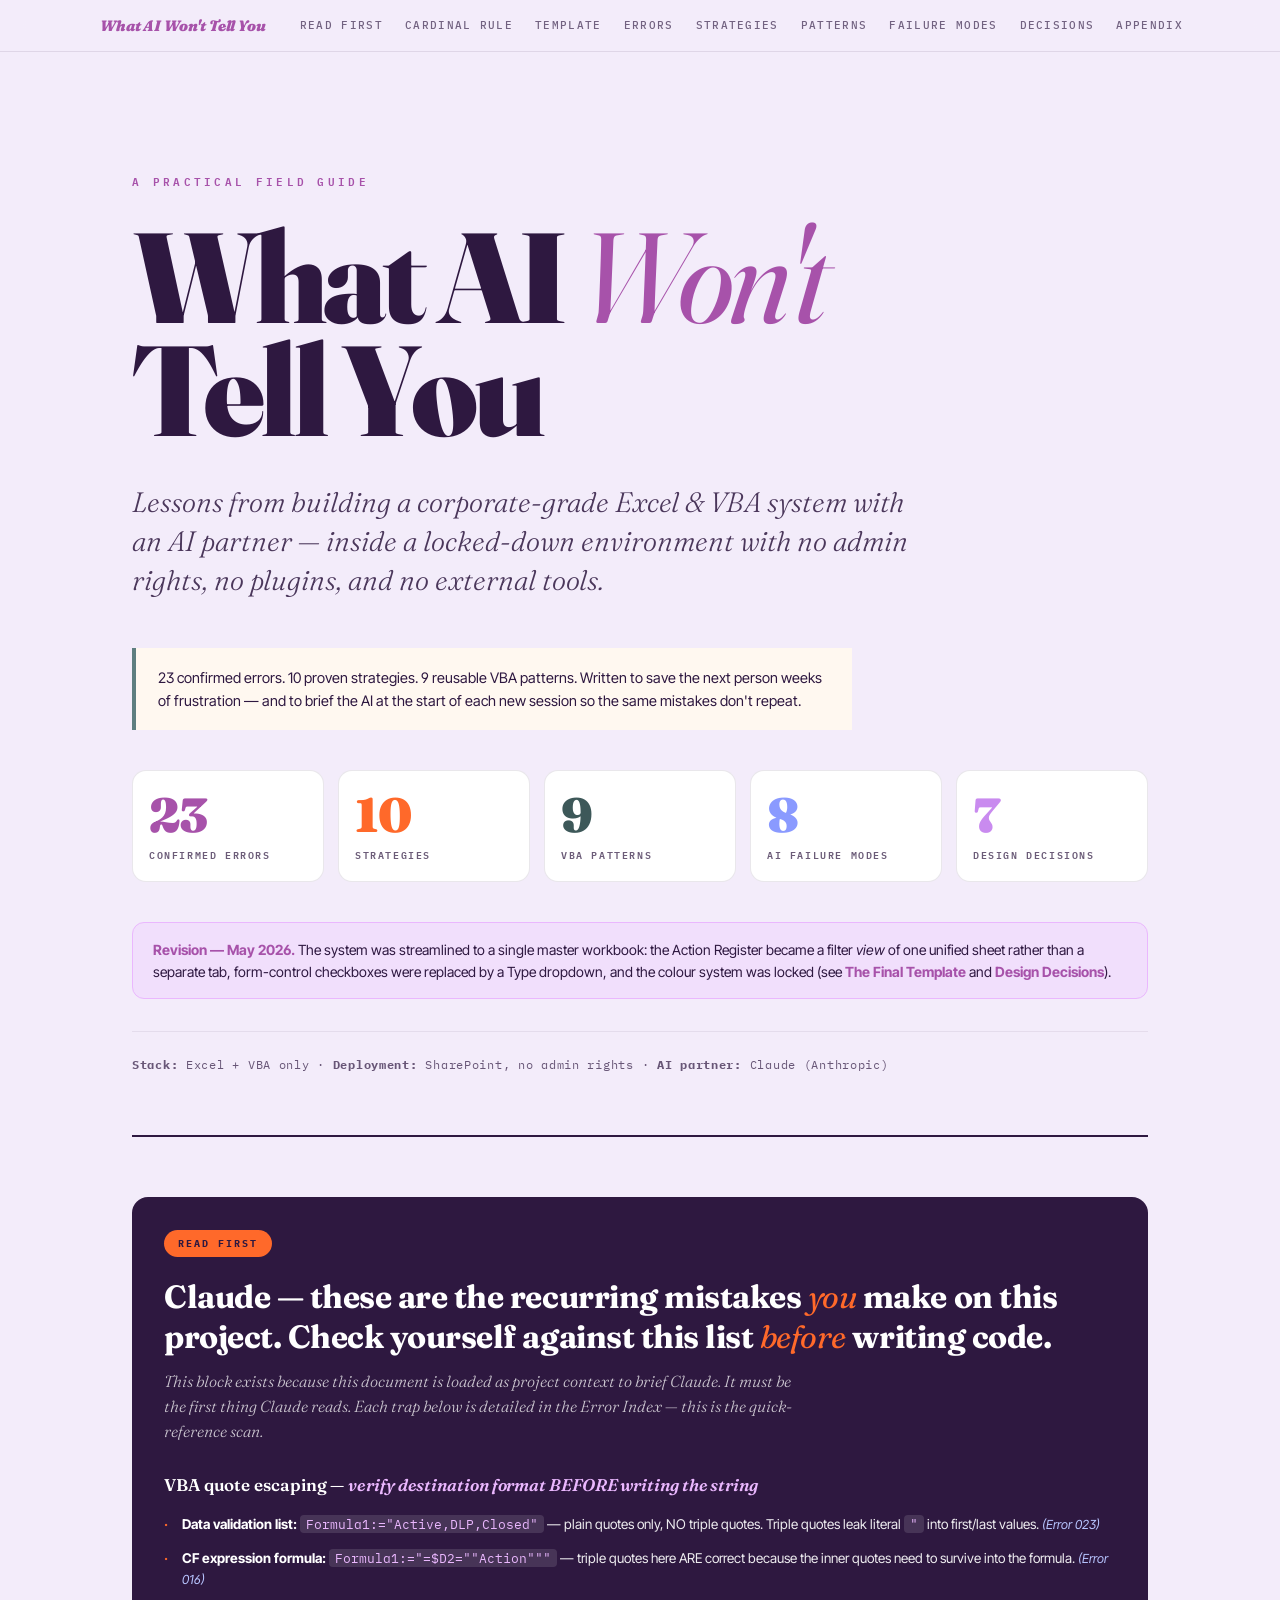
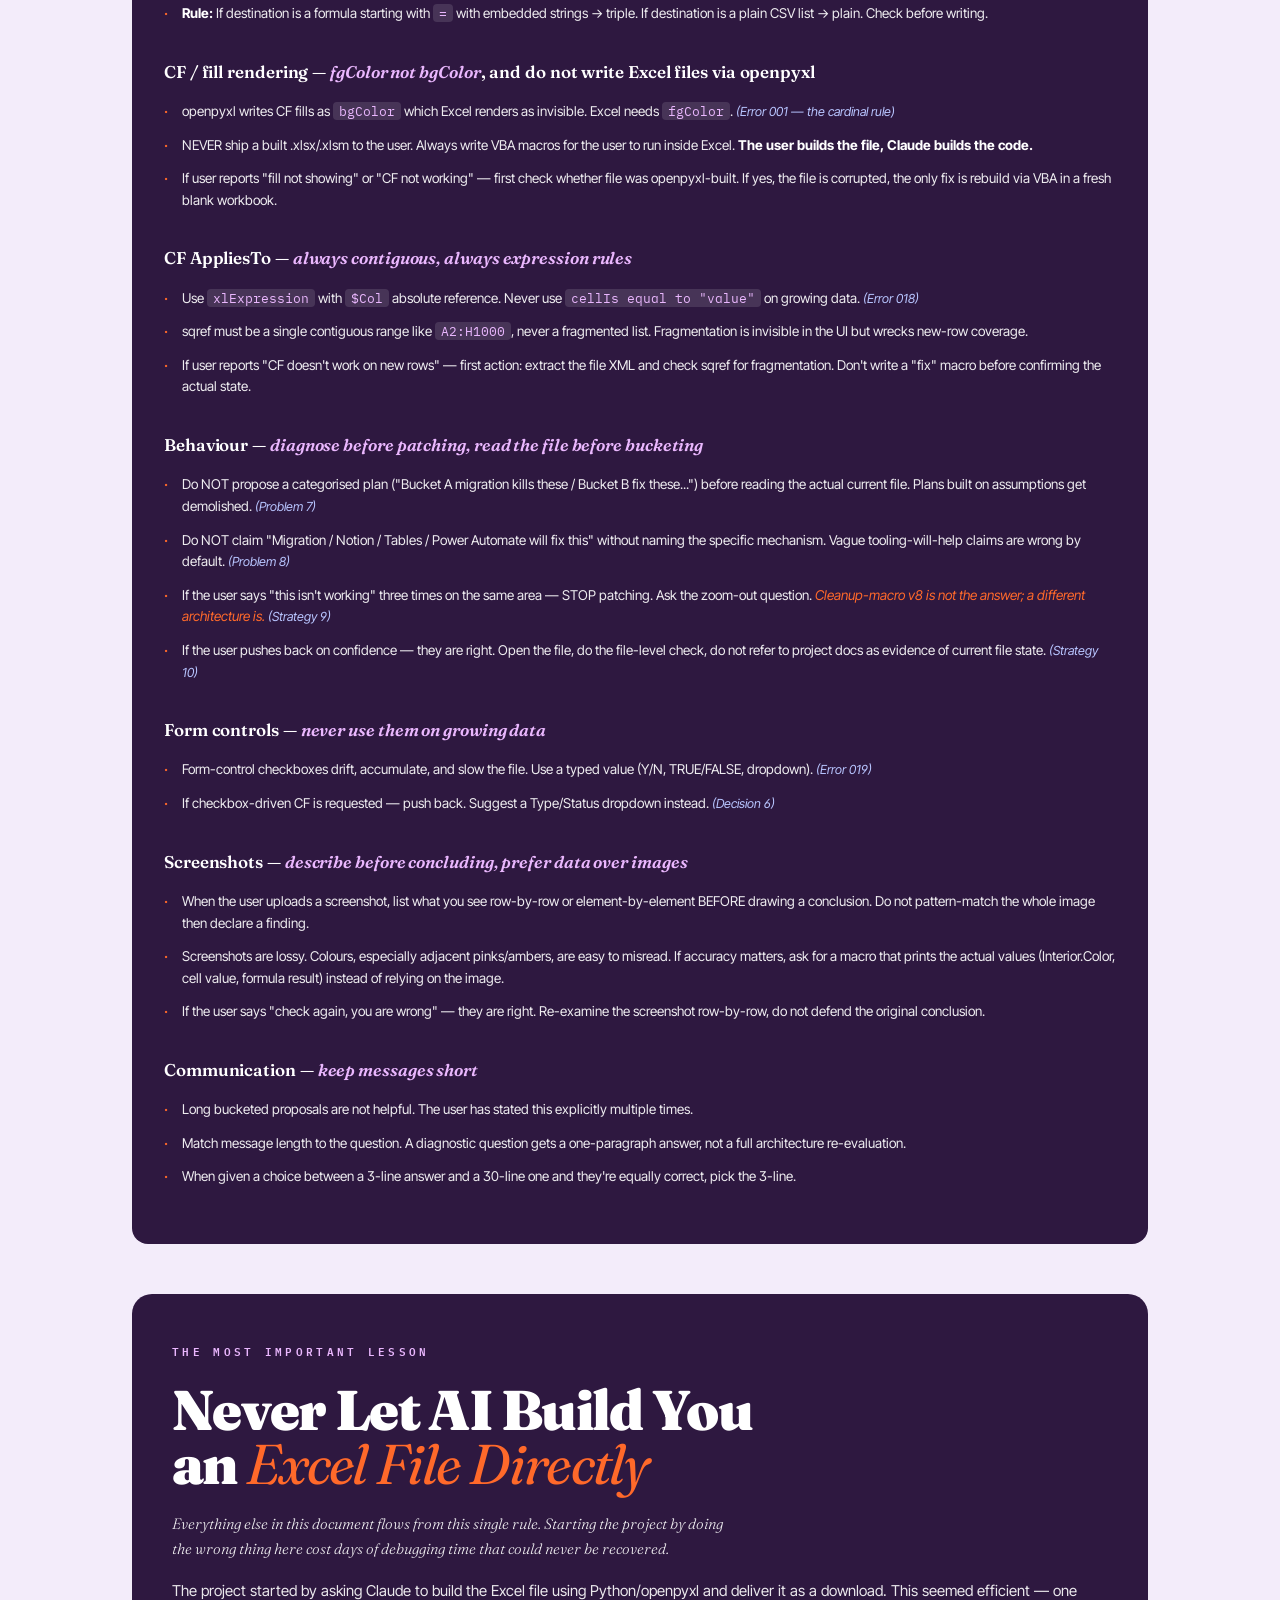
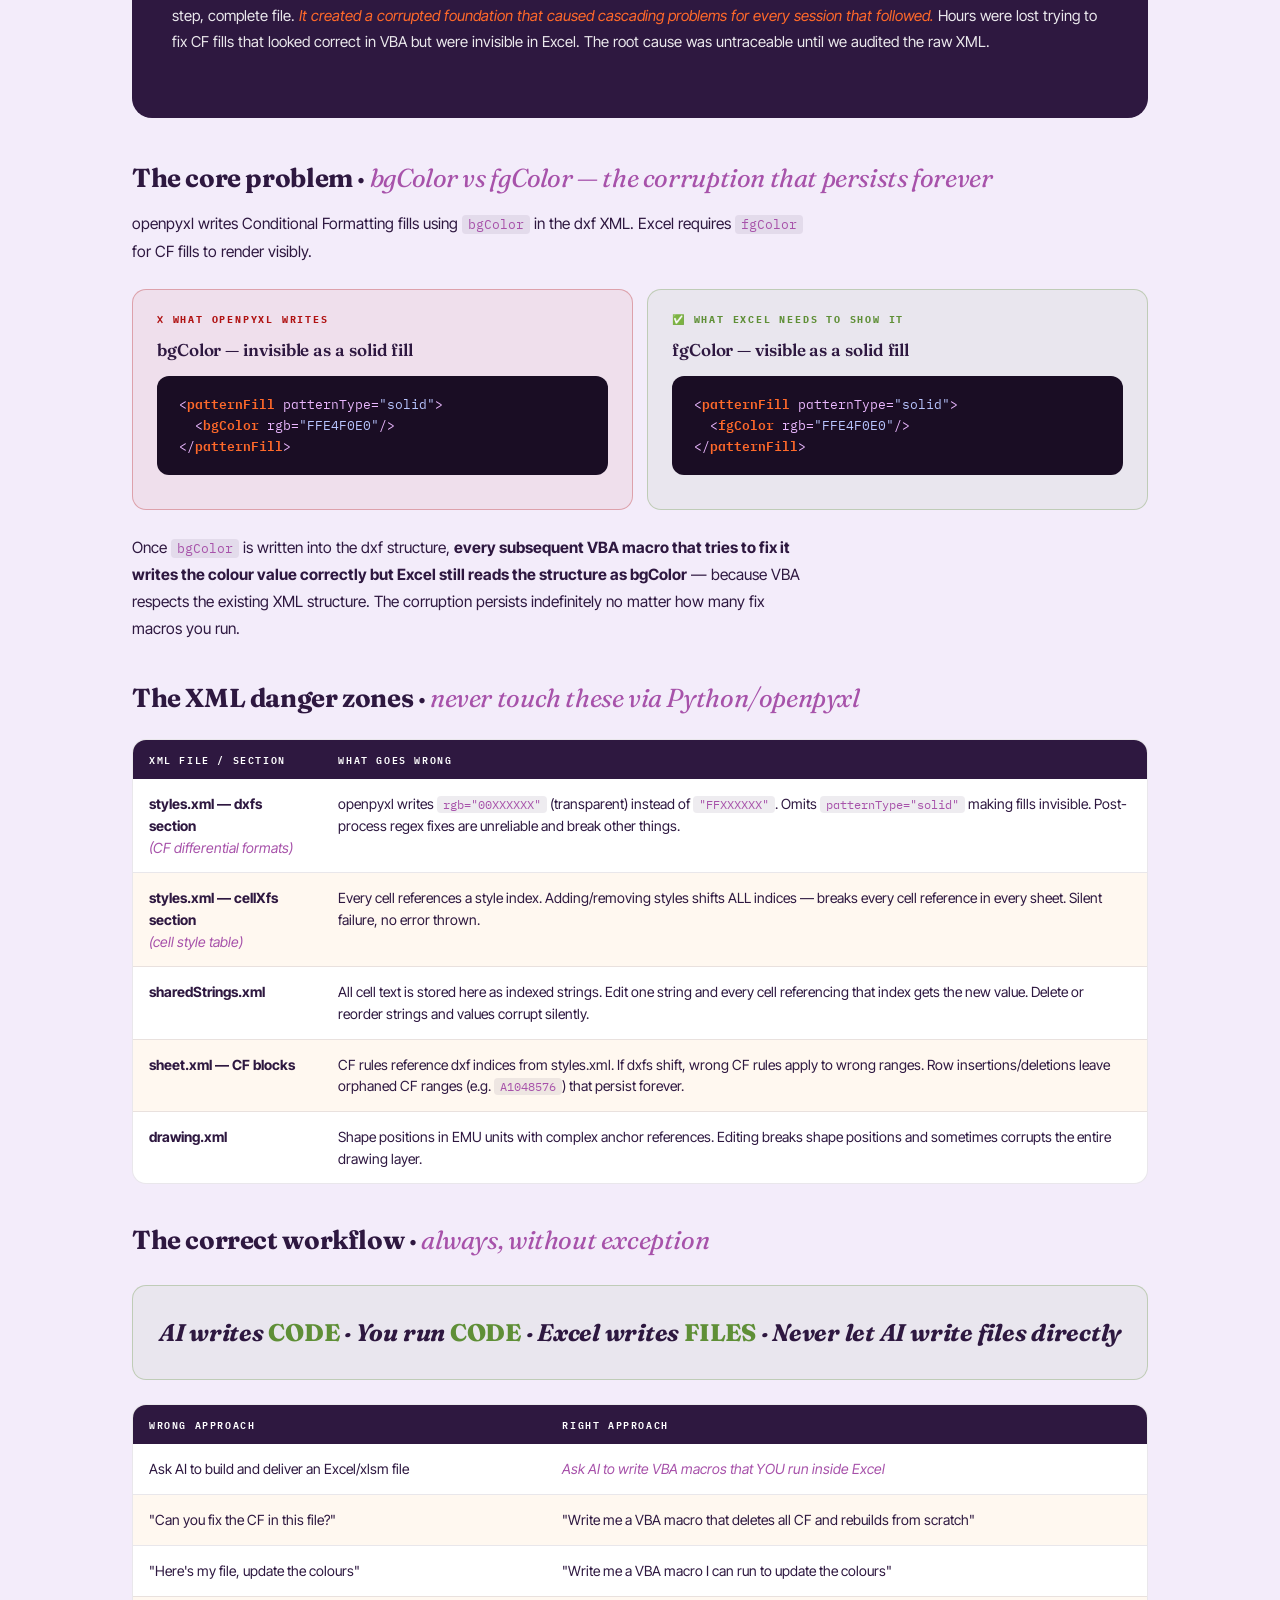
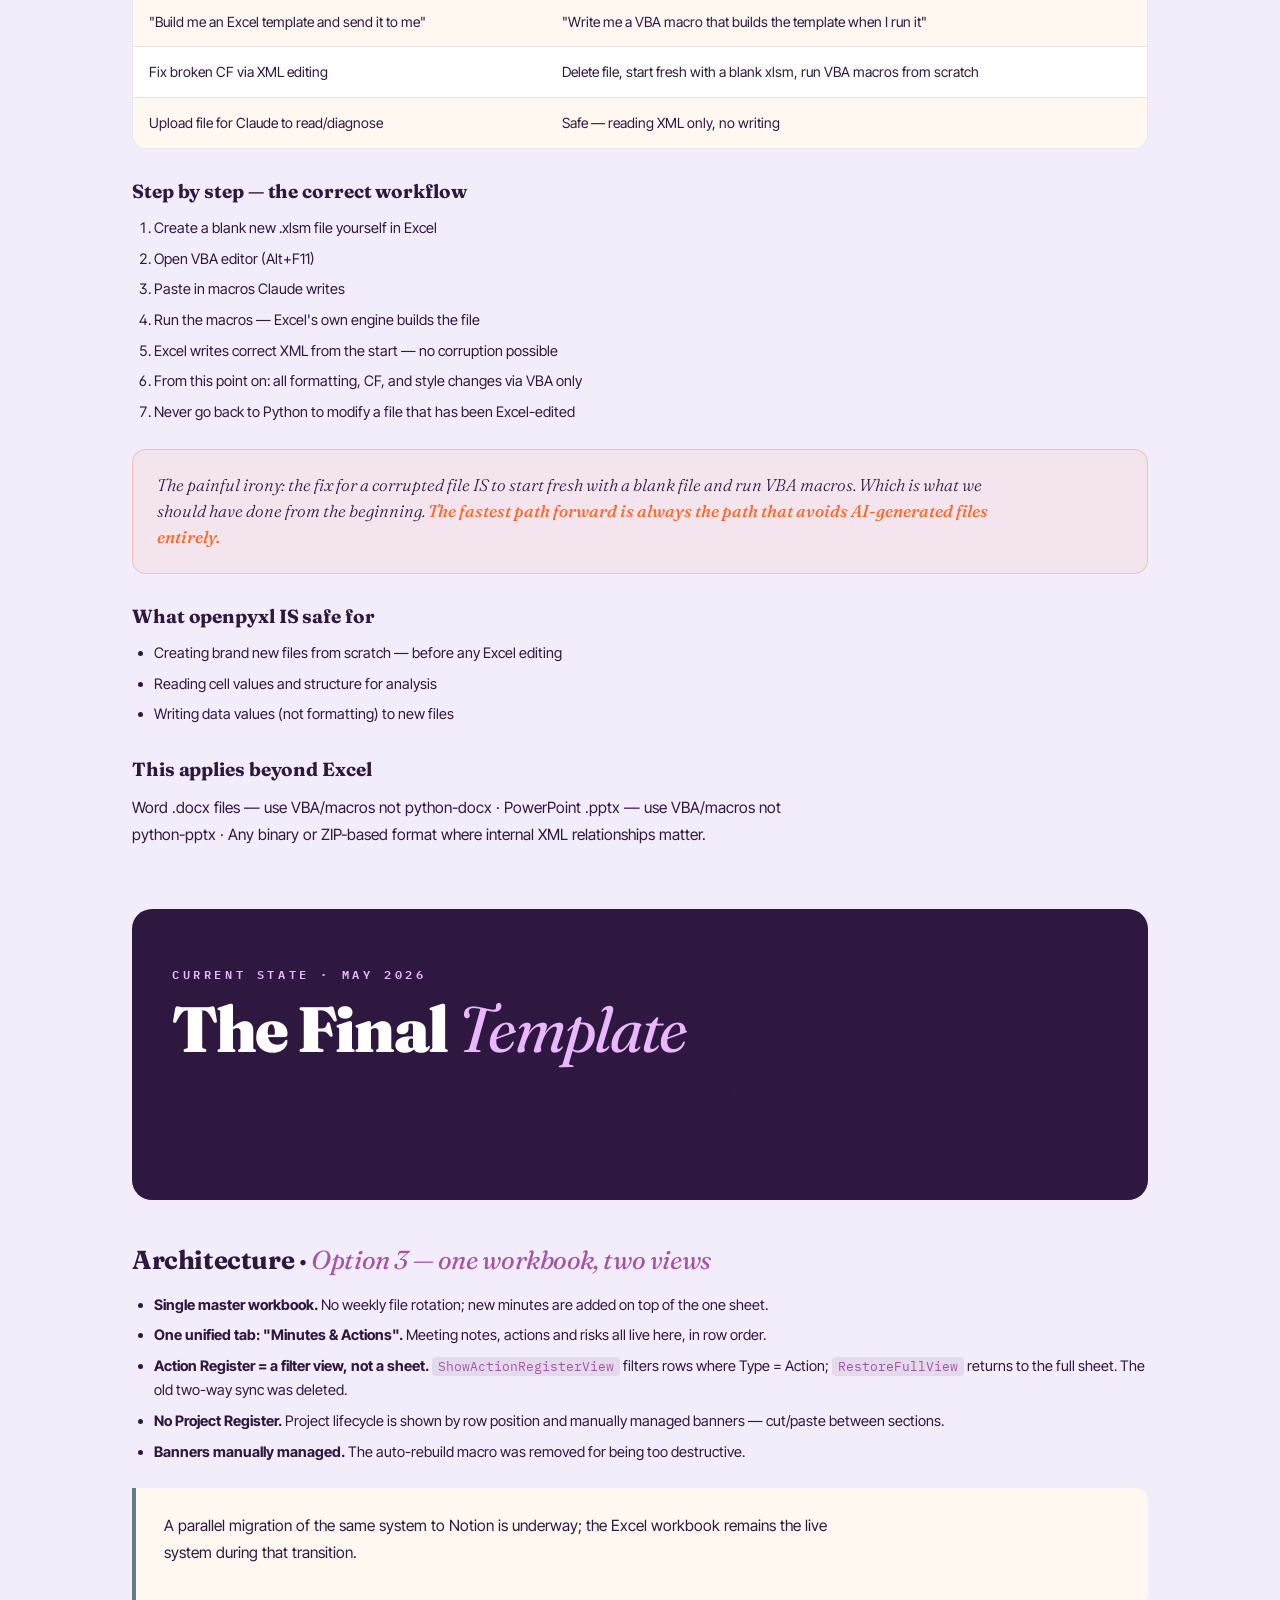
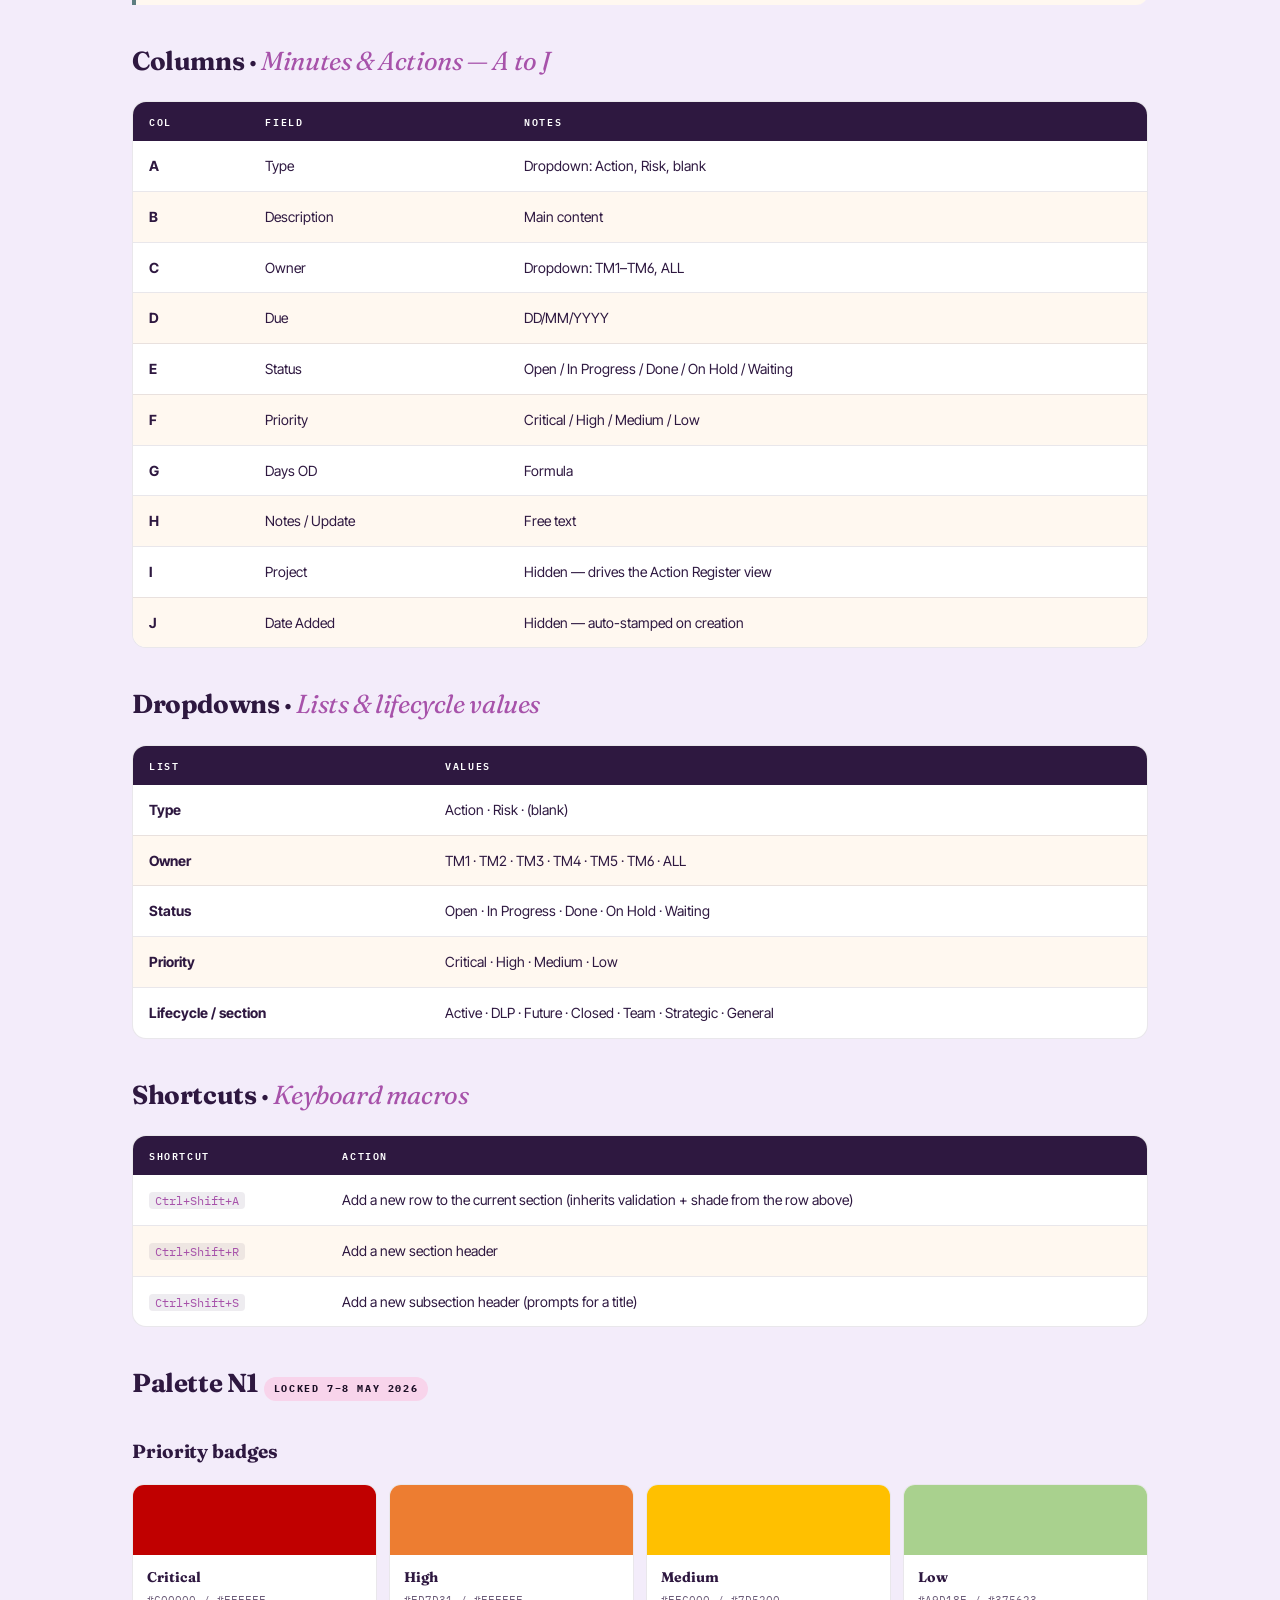
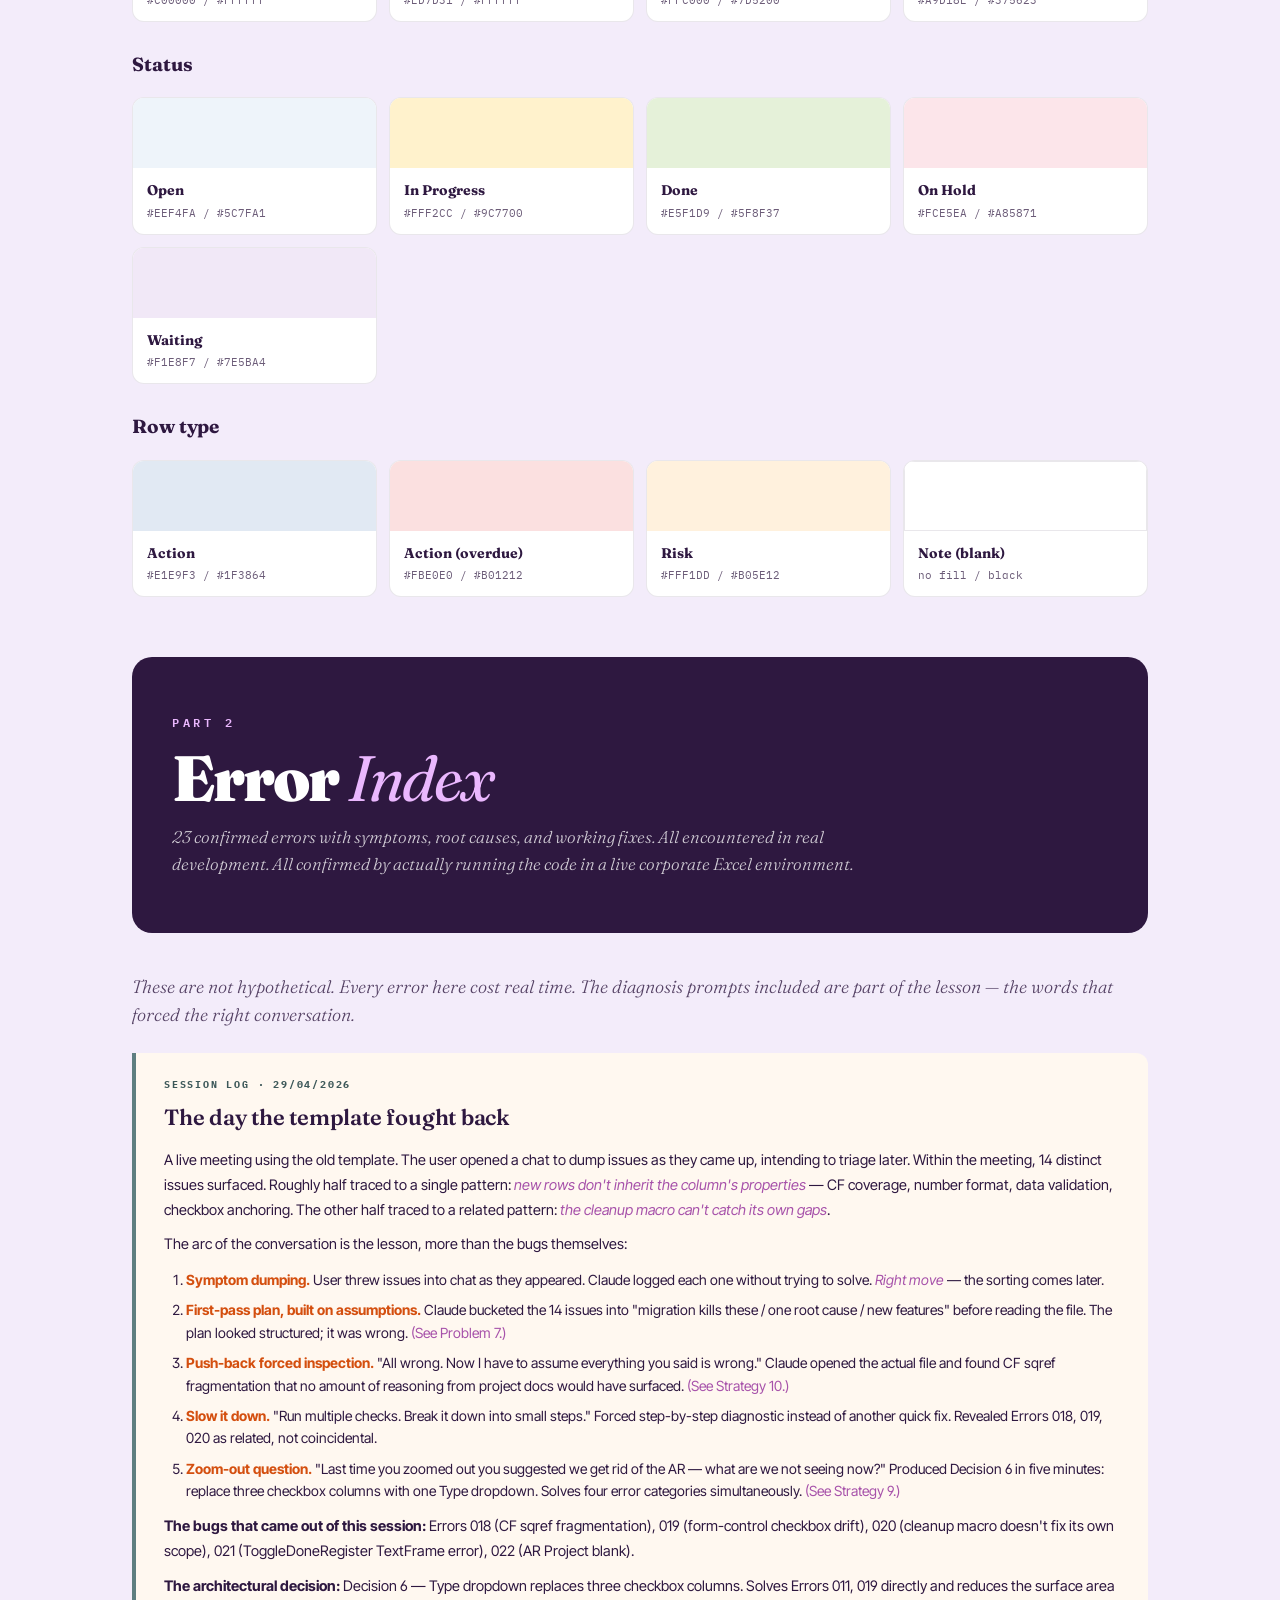
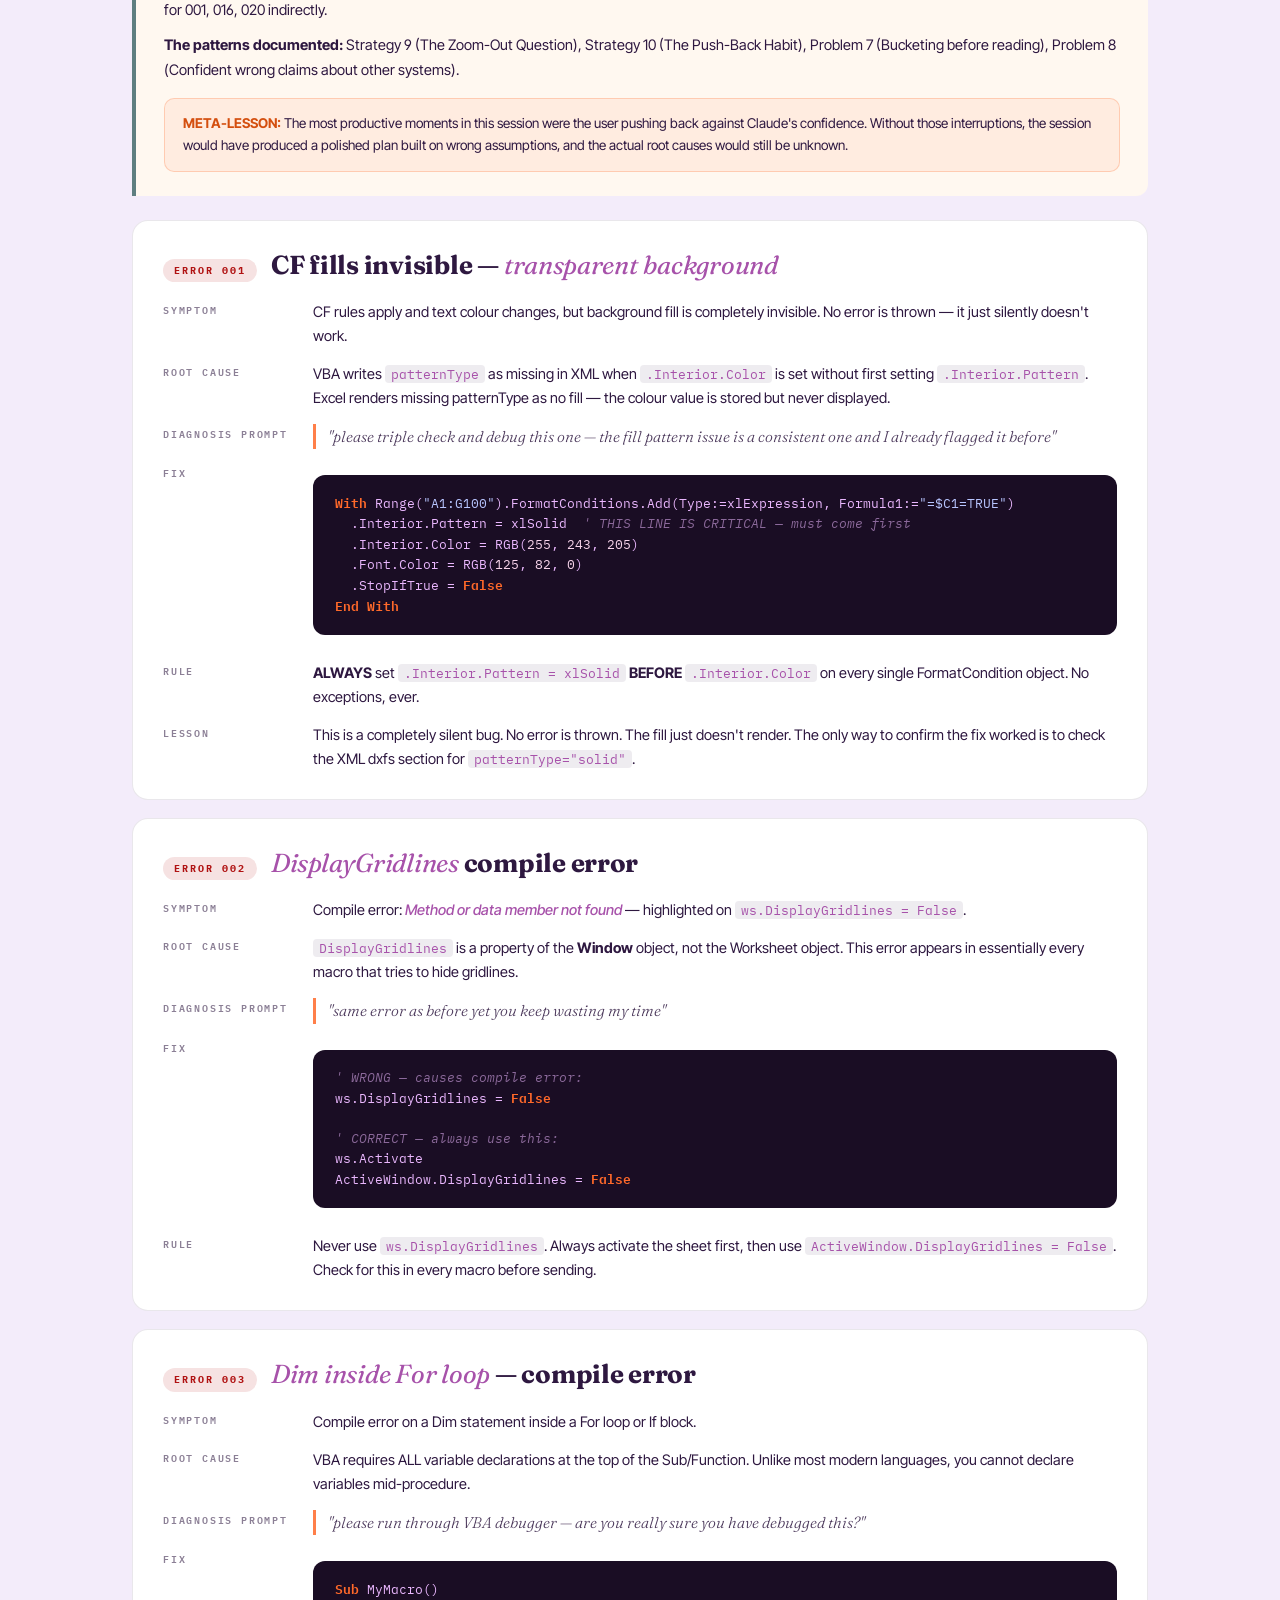
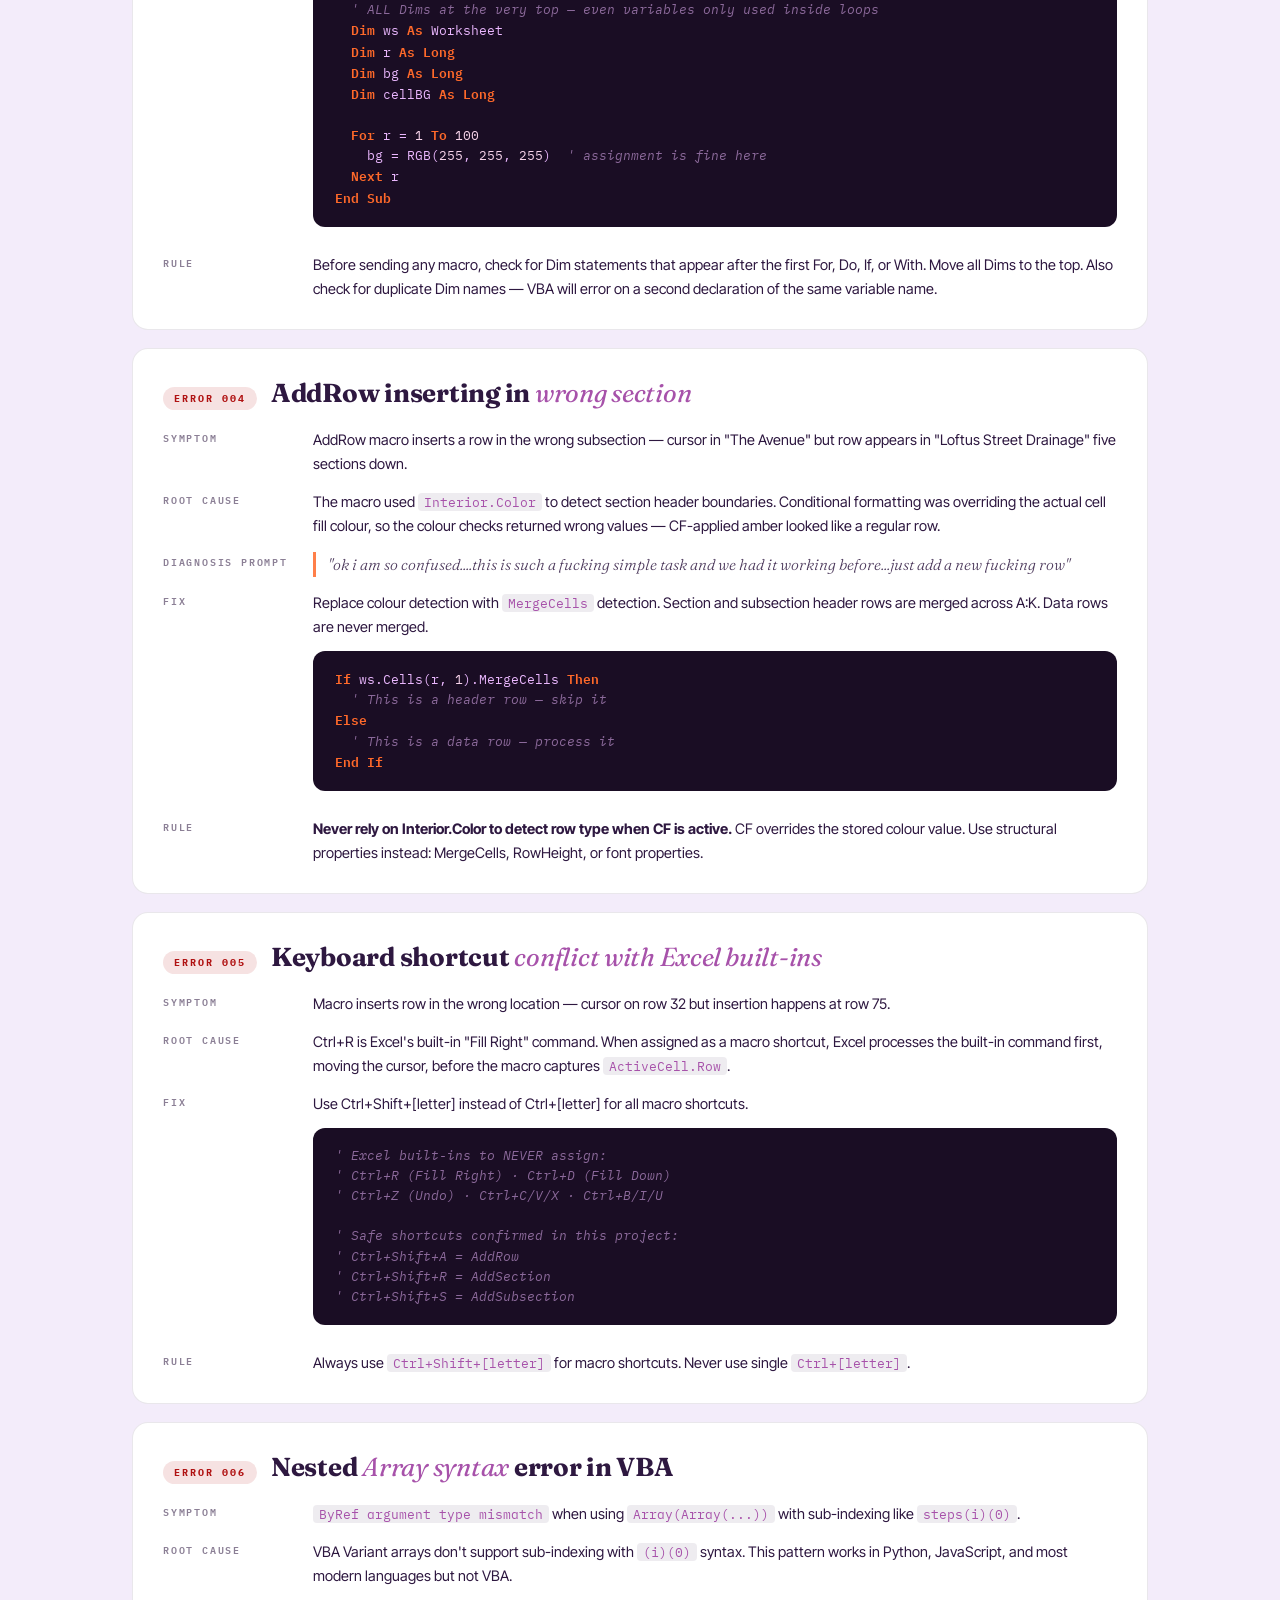
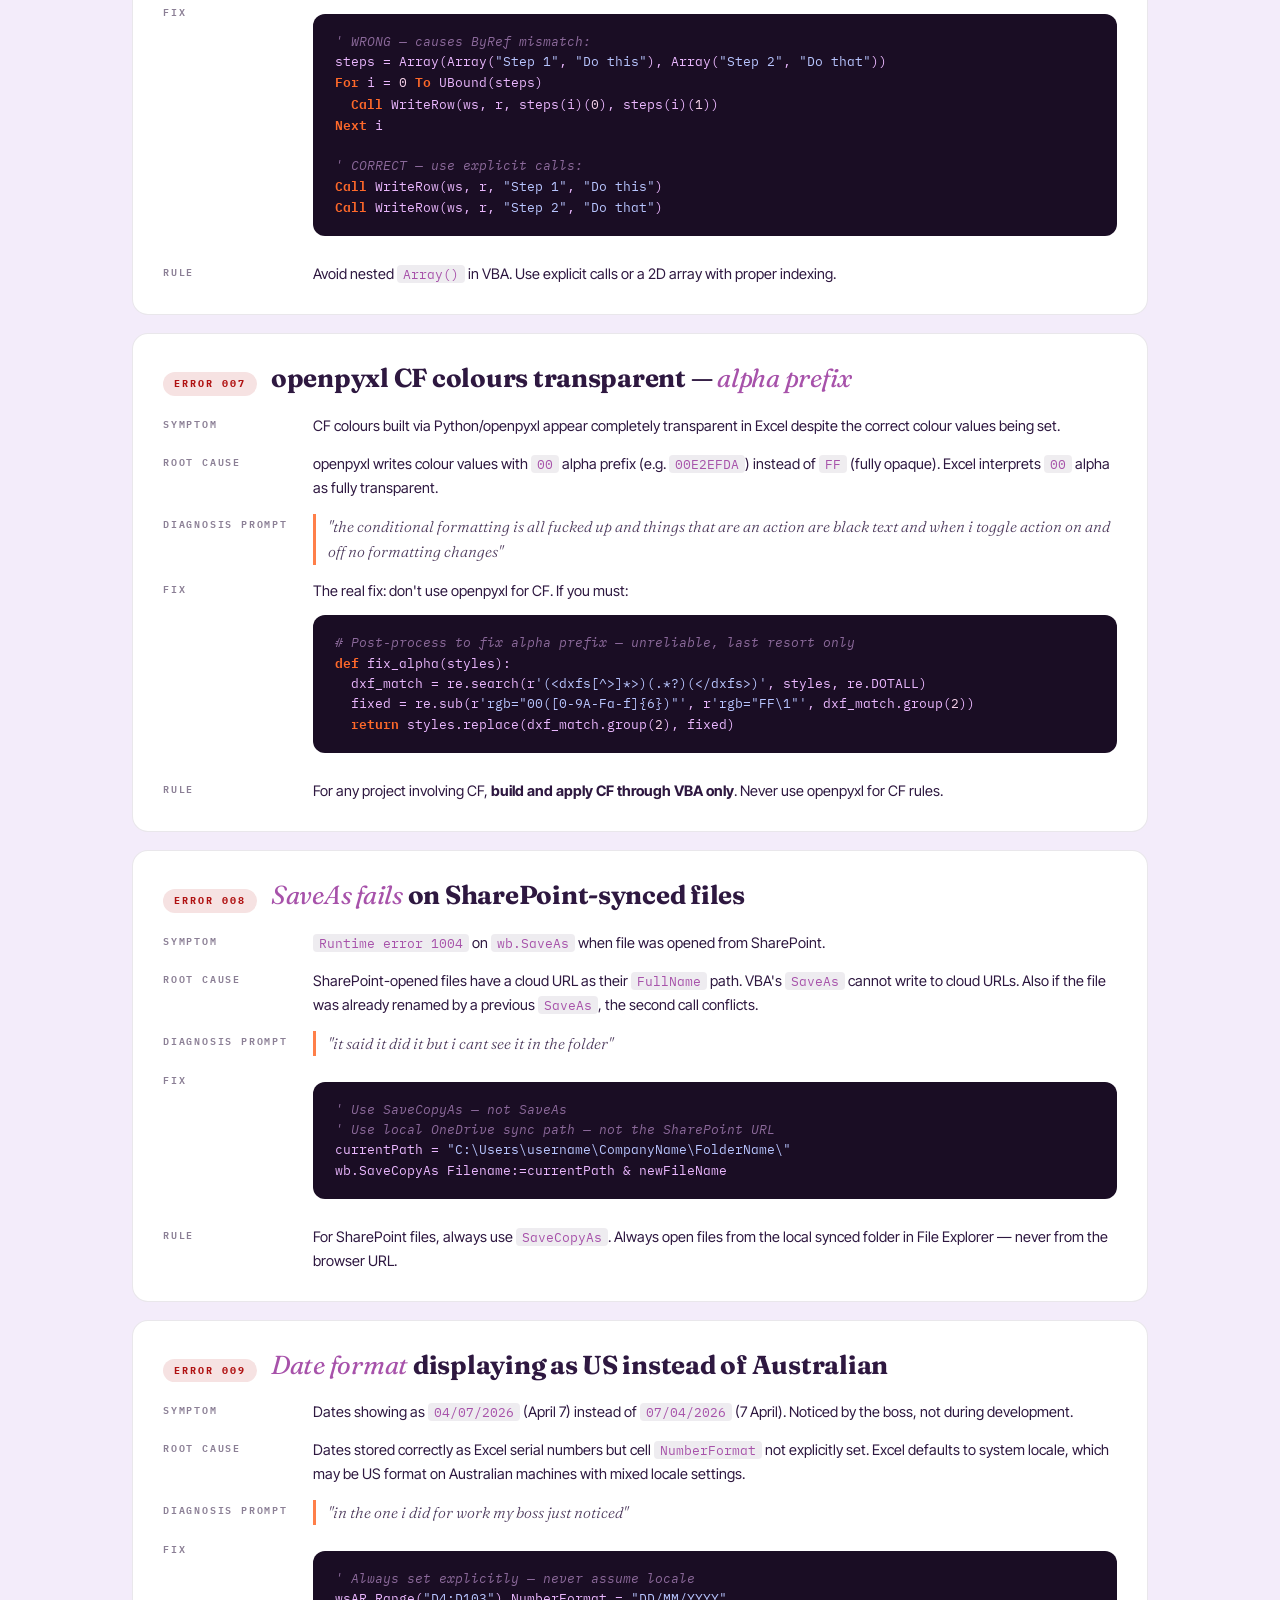
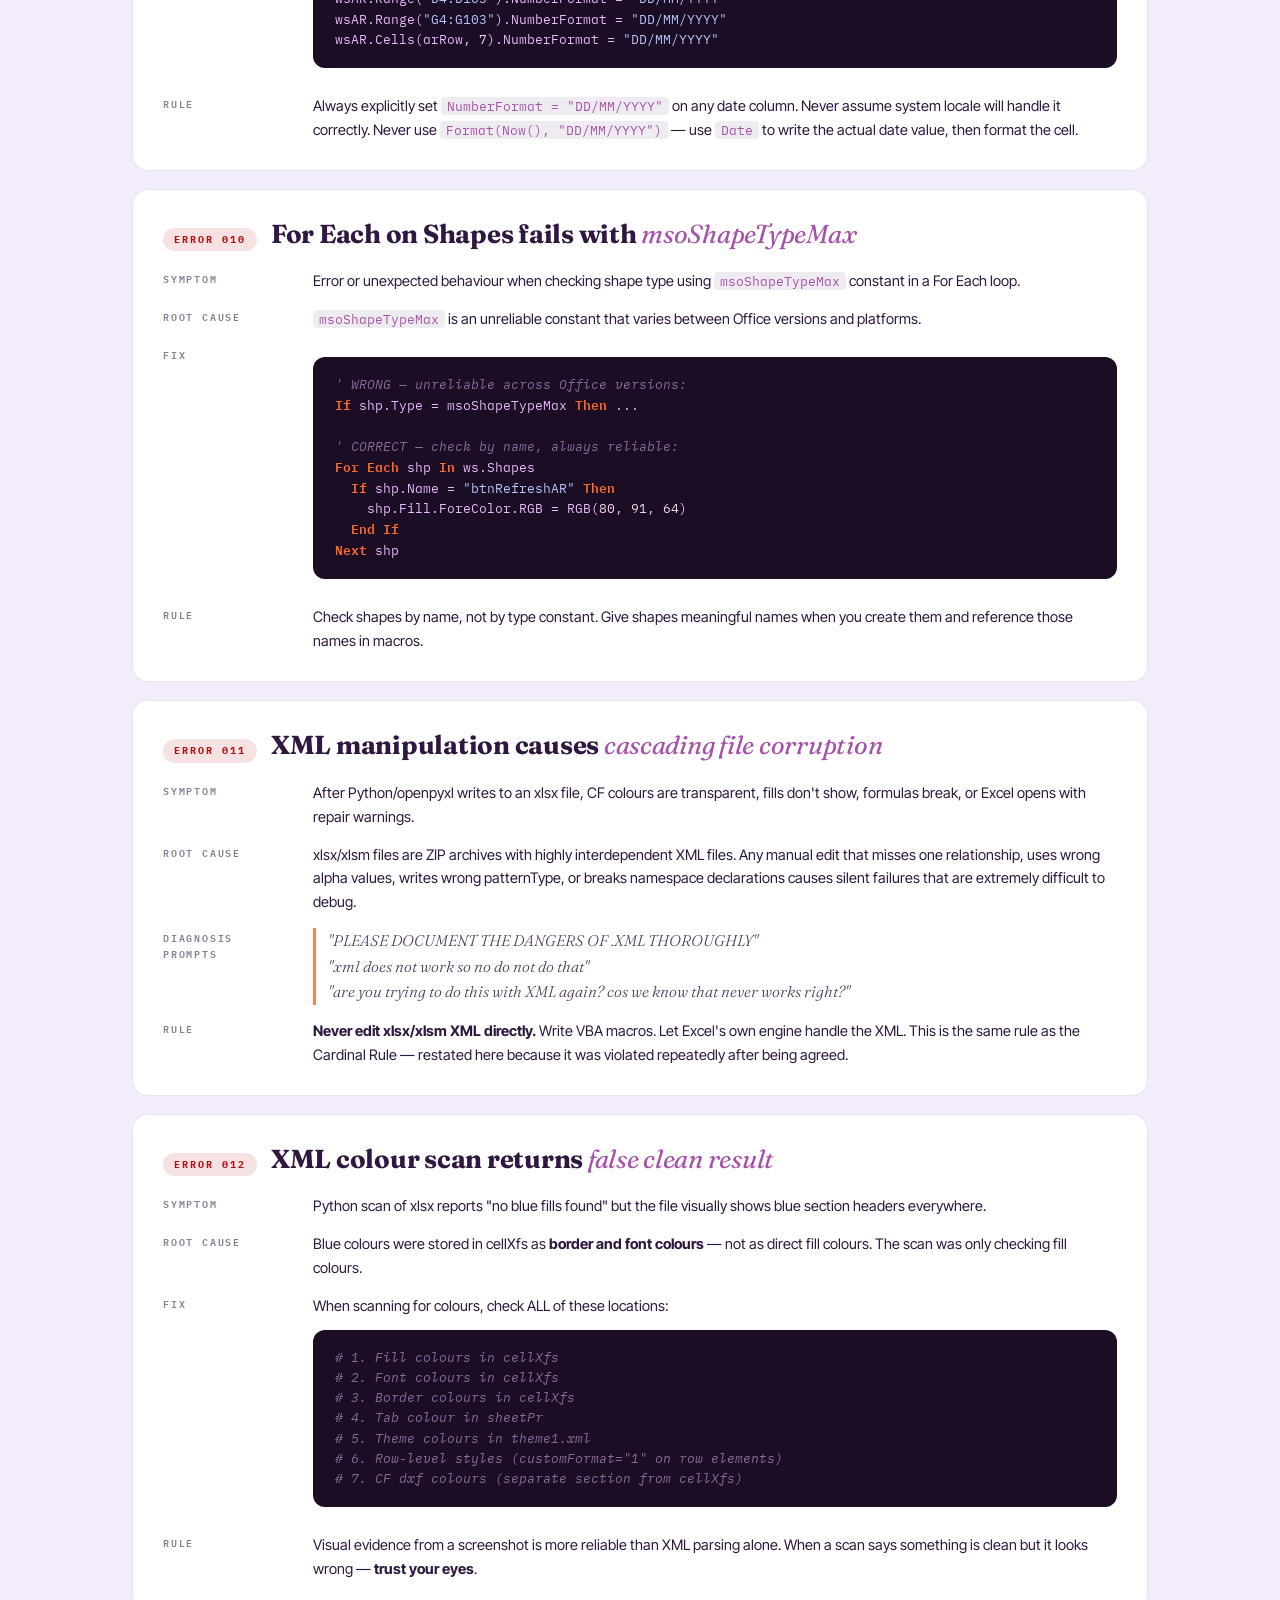
<file: docs/What-AI-Wont-Tell-You.html>
<!DOCTYPE html>
<html lang="en">
<head>
  <meta charset="UTF-8" />
  <meta name="viewport" content="width=device-width, initial-scale=1, viewport-fit=cover" />
  <title>What AI Won't Tell You — A Practical Field Guide</title>
  <meta name="description" content="23 confirmed errors, 10 proven strategies, 9 reusable VBA patterns. From a real corporate-grade Excel + VBA build inside a locked-down environment." />

  <link rel="preconnect" href="https://fonts.googleapis.com" />
  <link rel="preconnect" href="https://fonts.gstatic.com" crossorigin />
  <link href="https://fonts.googleapis.com/css2?family=Fraunces:opsz,ital,wght@9..144,0,300;9..144,0,400;9..144,0,600;9..144,0,700;9..144,0,900;9..144,1,300;9..144,1,400;9..144,1,700&family=Inter+Tight:wght@400;500;600;700;800&family=IBM+Plex+Mono:wght@400;500;600;700&display=swap" rel="stylesheet" />

  <style>
    /* ==================================================================
     * LAVENDER BRAND TOKENS — locked palette
     * ================================================================== */
    :root {
      --ink:     #2E1840;
      --ink-2:   #1a0d24;
      --paper:   #F3ECFA;
      --cream:   #FFF8F0;
      --bone:    #F2E9D8;
      --purple:  #A752AA;
      --purple-d: #7d3c80;
      --orange:  #FF692A;
      --orange-d: #d44f0f;
      --lilac:   #EAB7FE;
      --lilac-d: #c98bef;
      --blush:   #F8D4EB;
      --blush-d: #e89bc2;
      --periw:   #B8C5FF;
      --periw-d: #8a9aff;
      --teal:    #5E7E80;
      --teal-d:  #3d5859;
      --red:     #B01212;
      --green:   #5F8F37;
      --line:    rgba(46, 24, 64, 0.10);
      --line-2:  rgba(46, 24, 64, 0.05);

      --font-display: 'Fraunces', Georgia, serif;
      --font-body:    'Inter Tight', system-ui, sans-serif;
      --font-mono:    'IBM Plex Mono', ui-monospace, monospace;
    }

    *, *::before, *::after { margin: 0; padding: 0; box-sizing: border-box; }
    html { scroll-behavior: smooth; }
    body {
      font-family: var(--font-body);
      color: var(--ink);
      background: var(--paper);
      line-height: 1.55;
      -webkit-font-smoothing: antialiased;
      font-feature-settings: 'kern', 'ss01';
    }
    ::selection { background: var(--ink); color: var(--paper); }
    img { max-width: 100%; display: block; }
    a { color: var(--purple); text-decoration: underline; text-decoration-thickness: 1px; text-underline-offset: 2px; }
    a:hover { color: var(--orange); }

    /* ==================================================================
     * PAGE LAYOUT
     * ================================================================== */
    .page {
      max-width: 1080px;
      margin: 0 auto;
      padding: 40px 32px 80px;
    }
    @media (max-width: 700px) { .page { padding: 24px 20px 60px; } }

    /* ==================================================================
     * COVER
     * ================================================================== */
    .cover {
      padding: 80px 0 60px;
      border-bottom: 2px solid var(--ink);
      margin-bottom: 60px;
    }
    .cover-eyebrow {
      font-family: var(--font-mono);
      font-size: 11px;
      font-weight: 600;
      letter-spacing: 0.3em;
      text-transform: uppercase;
      color: var(--purple);
      margin-bottom: 32px;
    }
    .cover-title {
      font-family: var(--font-display);
      font-weight: 900;
      font-size: clamp(56px, 10vw, 132px);
      line-height: 0.88;
      letter-spacing: -0.035em;
      color: var(--ink);
      margin-bottom: 36px;
    }
    .cover-title em {
      font-style: italic;
      font-weight: 400;
      color: var(--purple);
    }
    .cover-deck {
      font-family: var(--font-display);
      font-weight: 300;
      font-style: italic;
      font-size: clamp(20px, 2.6vw, 28px);
      line-height: 1.4;
      max-width: 44ch;
      color: var(--ink);
      opacity: 0.85;
      margin-bottom: 48px;
    }
    .cover-summary {
      padding: 18px 22px;
      background: var(--cream);
      border-left: 4px solid var(--teal);
      font-size: 14.5px;
      line-height: 1.6;
      max-width: 720px;
      margin-bottom: 40px;
    }

    /* Cover stats — the 5 number cards */
    .cover-stats {
      display: grid;
      grid-template-columns: repeat(5, 1fr);
      gap: 14px;
      margin-bottom: 40px;
    }
    @media (max-width: 700px) {
      .cover-stats { grid-template-columns: repeat(2, 1fr); }
    }
    .stat-card {
      background: white;
      border: 1px solid var(--line);
      border-radius: 14px;
      padding: 20px 16px 18px;
    }
    .stat-num {
      font-family: var(--font-display);
      font-weight: 900;
      font-size: 48px;
      line-height: 1;
      letter-spacing: -0.03em;
      color: var(--purple);
      margin-bottom: 8px;
    }
    .stat-lbl {
      font-family: var(--font-mono);
      font-size: 10px;
      font-weight: 600;
      letter-spacing: 0.16em;
      text-transform: uppercase;
      color: var(--ink);
      opacity: 0.7;
    }
    .stat-card:nth-child(2) .stat-num { color: var(--orange); }
    .stat-card:nth-child(3) .stat-num { color: var(--teal-d); }
    .stat-card:nth-child(4) .stat-num { color: var(--periw-d); }
    .stat-card:nth-child(5) .stat-num { color: var(--lilac-d); }

    .cover-revision {
      padding: 16px 20px;
      background: rgba(234, 183, 254, 0.25);
      border: 1px solid var(--lilac);
      border-radius: 12px;
      font-size: 14px;
      line-height: 1.55;
      margin-bottom: 32px;
    }
    .cover-revision strong { color: var(--purple); font-weight: 700; }

    .cover-meta {
      font-family: var(--font-mono);
      font-size: 12px;
      letter-spacing: 0.06em;
      color: var(--ink);
      opacity: 0.7;
      padding-top: 24px;
      border-top: 1px solid var(--line);
    }
    .cover-meta strong { color: var(--ink); font-weight: 700; opacity: 1; }

    /* ==================================================================
     * READ FIRST block — the most important callout
     * ================================================================== */
    .read-first {
      background: var(--ink);
      color: white;
      padding: 32px 32px;
      border-radius: 16px;
      margin-bottom: 50px;
      position: relative;
    }
    .read-first-tag {
      display: inline-block;
      padding: 6px 14px;
      background: var(--orange);
      color: var(--ink);
      font-family: var(--font-mono);
      font-size: 10px;
      font-weight: 700;
      letter-spacing: 0.2em;
      text-transform: uppercase;
      border-radius: 999px;
      margin-bottom: 20px;
    }
    .read-first-title {
      font-family: var(--font-display);
      font-weight: 700;
      font-size: clamp(22px, 3.2vw, 32px);
      line-height: 1.25;
      letter-spacing: -0.015em;
      color: white;
      margin-bottom: 12px;
    }
    .read-first-title em { font-style: italic; color: var(--lilac); font-weight: 400; }
    .read-first-sub {
      font-family: var(--font-display);
      font-weight: 300;
      font-style: italic;
      font-size: 16px;
      color: rgba(255, 255, 255, 0.75);
      margin-bottom: 24px;
      max-width: 64ch;
    }
    .read-first h3 {
      font-family: var(--font-display);
      font-weight: 600;
      font-size: 17px;
      color: white;
      letter-spacing: -0.005em;
      margin: 28px 0 10px;
    }
    .read-first h3 em { color: var(--lilac); font-style: italic; }
    .read-first ul {
      list-style: none;
      padding-left: 0;
      margin: 0 0 18px;
    }
    .read-first li {
      padding: 6px 0 6px 18px;
      position: relative;
      font-size: 13.5px;
      line-height: 1.6;
      color: rgba(255, 255, 255, 0.92);
    }
    .read-first li::before {
      content: '·';
      position: absolute;
      left: 0;
      color: var(--orange);
      font-weight: 700;
    }
    .read-first code, .read-first .code {
      font-family: var(--font-mono);
      font-size: 12.5px;
      background: rgba(255, 255, 255, 0.12);
      color: var(--lilac);
      padding: 1px 6px;
      border-radius: 4px;
      white-space: nowrap;
    }
    .read-first strong { color: white; font-weight: 700; }
    .read-first em { color: var(--orange); font-style: italic; }
    .read-first .ref {
      color: var(--periw);
      font-style: italic;
      font-size: 12.5px;
    }

    /* ==================================================================
     * SECTION HEADERS
     * ================================================================== */
    .section-eyebrow {
      font-family: var(--font-mono);
      font-size: 11px;
      font-weight: 600;
      letter-spacing: 0.3em;
      text-transform: uppercase;
      color: var(--purple);
      margin-bottom: 20px;
      padding-top: 20px;
      border-top: 1px solid var(--ink);
    }
    .section-title {
      font-family: var(--font-display);
      font-weight: 900;
      font-size: clamp(40px, 6vw, 72px);
      line-height: 0.95;
      letter-spacing: -0.03em;
      color: var(--ink);
      margin-bottom: 24px;
    }
    .section-title em { font-style: italic; font-weight: 400; color: var(--purple); }
    .section-deck {
      font-family: var(--font-display);
      font-weight: 300;
      font-style: italic;
      font-size: clamp(18px, 2.2vw, 22px);
      line-height: 1.5;
      color: var(--ink);
      opacity: 0.75;
      max-width: 56ch;
      margin-bottom: 48px;
    }

    /* ==================================================================
     * BIG LESSON — the cardinal rule callout
     * ================================================================== */
    .big-lesson {
      background: var(--ink);
      color: white;
      border-radius: 20px;
      padding: 48px 40px;
      margin: 40px 0;
    }
    .big-lesson-eyebrow {
      font-family: var(--font-mono);
      font-size: 11px;
      font-weight: 600;
      letter-spacing: 0.3em;
      text-transform: uppercase;
      color: var(--lilac);
      margin-bottom: 24px;
    }
    .big-lesson-title {
      font-family: var(--font-display);
      font-weight: 900;
      font-size: clamp(32px, 5vw, 56px);
      line-height: 0.96;
      letter-spacing: -0.03em;
      color: white;
      margin-bottom: 20px;
    }
    .big-lesson-title em { font-style: italic; font-weight: 400; color: var(--orange); }
    .big-lesson-deck {
      font-family: var(--font-display);
      font-weight: 300;
      font-style: italic;
      font-size: 19px;
      line-height: 1.5;
      color: rgba(255, 255, 255, 0.85);
      max-width: 62ch;
      margin-bottom: 24px;
    }
    .big-lesson p {
      font-size: 15px;
      line-height: 1.7;
      color: rgba(255, 255, 255, 0.9);
      margin-bottom: 16px;
    }

    /* ==================================================================
     * CALLOUT BOXES — bad/good comparison etc
     * ================================================================== */
    .grid-2 {
      display: grid;
      grid-template-columns: 1fr 1fr;
      gap: 14px;
      margin: 24px 0;
    }
    @media (max-width: 700px) { .grid-2 { grid-template-columns: 1fr; } }

    .callout {
      padding: 22px 24px;
      border-radius: 14px;
      border: 1px solid;
    }
    .callout-bad {
      background: rgba(176, 18, 18, 0.06);
      border-color: rgba(176, 18, 18, 0.30);
    }
    .callout-good {
      background: rgba(95, 143, 55, 0.06);
      border-color: rgba(95, 143, 55, 0.30);
    }
    .callout-tag {
      font-family: var(--font-mono);
      font-size: 10px;
      font-weight: 700;
      letter-spacing: 0.18em;
      text-transform: uppercase;
      margin-bottom: 10px;
    }
    .callout-bad .callout-tag { color: var(--red); }
    .callout-good .callout-tag { color: var(--green); }
    .callout-title {
      font-family: var(--font-display);
      font-weight: 600;
      font-size: 17px;
      letter-spacing: -0.005em;
      margin-bottom: 12px;
    }

    /* ==================================================================
     * CODE BLOCKS
     * ================================================================== */
    pre, .code-block {
      font-family: var(--font-mono);
      font-size: 13px;
      line-height: 1.55;
      background: var(--ink-2);
      color: var(--lilac);
      padding: 18px 22px;
      border-radius: 12px;
      overflow-x: auto;
      margin: 12px 0;
    }
    pre .comment, .code-block .comment { color: rgba(234, 183, 254, 0.55); font-style: italic; }
    pre .kw, .code-block .kw { color: var(--orange); font-weight: 600; }
    pre .str, .code-block .str { color: var(--periw); }
    pre .num, .code-block .num { color: var(--blush); }
    code {
      font-family: var(--font-mono);
      font-size: 13px;
      background: rgba(46, 24, 64, 0.08);
      color: var(--purple);
      padding: 1px 6px;
      border-radius: 4px;
    }

    /* ==================================================================
     * TABLES — beautiful editorial
     * ================================================================== */
    .table-wrap {
      margin: 20px 0;
      border: 1px solid var(--line);
      border-radius: 14px;
      overflow: hidden;
      background: white;
    }
    table {
      width: 100%;
      border-collapse: collapse;
      font-size: 14px;
    }
    th {
      background: var(--ink);
      color: white;
      font-family: var(--font-mono);
      font-size: 10px;
      font-weight: 600;
      letter-spacing: 0.16em;
      text-transform: uppercase;
      padding: 12px 16px;
      text-align: left;
    }
    td {
      padding: 14px 16px;
      border-bottom: 1px solid var(--line);
      vertical-align: top;
      line-height: 1.55;
    }
    tr:last-child td { border-bottom: none; }
    tr:nth-child(even) td { background: var(--cream); }
    td strong { font-weight: 700; color: var(--ink); }
    td em { color: var(--purple); font-style: italic; }
    td code { font-size: 12px; }

    /* ==================================================================
     * ERROR / STRATEGY / PROBLEM cards
     * ================================================================== */
    .item-card {
      background: white;
      border: 1px solid var(--line);
      border-radius: 16px;
      padding: 28px 30px;
      margin: 18px 0;
    }
    .item-head {
      display: flex;
      align-items: baseline;
      gap: 14px;
      margin-bottom: 8px;
    }
    .item-num {
      display: inline-block;
      padding: 4px 11px;
      font-family: var(--font-mono);
      font-size: 10px;
      font-weight: 700;
      letter-spacing: 0.2em;
      text-transform: uppercase;
      border-radius: 999px;
      flex-shrink: 0;
    }
    .item-card.error .item-num { background: rgba(176, 18, 18, 0.12); color: var(--red); }
    .item-card.strategy .item-num { background: rgba(95, 143, 55, 0.12); color: var(--green); }
    .item-card.problem .item-num { background: rgba(255, 105, 42, 0.12); color: var(--orange-d); }
    .item-card.pattern .item-num { background: rgba(167, 82, 170, 0.12); color: var(--purple); }
    .item-card.decision .item-num { background: rgba(94, 126, 128, 0.12); color: var(--teal-d); }
    .item-title {
      font-family: var(--font-display);
      font-weight: 700;
      font-size: clamp(20px, 2.4vw, 26px);
      line-height: 1.25;
      letter-spacing: -0.01em;
      color: var(--ink);
      flex: 1;
    }
    .item-title em { font-style: italic; color: var(--purple); font-weight: 400; }
    .item-tag {
      padding: 3px 9px;
      background: var(--lilac);
      color: var(--ink);
      font-family: var(--font-mono);
      font-size: 9px;
      font-weight: 600;
      letter-spacing: 0.16em;
      text-transform: uppercase;
      border-radius: 999px;
      flex-shrink: 0;
    }

    .item-body {
      display: grid;
      grid-template-columns: 130px 1fr;
      gap: 14px 20px;
      margin-top: 18px;
    }
    @media (max-width: 700px) {
      .item-body { grid-template-columns: 1fr; gap: 4px 0; }
      .item-body .label { margin-top: 14px; }
    }
    .item-body .label {
      font-family: var(--font-mono);
      font-size: 10px;
      font-weight: 600;
      letter-spacing: 0.18em;
      text-transform: uppercase;
      color: var(--ink);
      opacity: 0.55;
      padding-top: 2px;
    }
    .item-body .val {
      font-size: 14.5px;
      line-height: 1.65;
      color: var(--ink);
    }
    .item-body .val em { color: var(--purple); font-style: italic; font-weight: 500; }
    .item-body .val strong { font-weight: 700; }
    .item-body .val code { font-size: 12.5px; }
    .item-body .val.quote {
      font-family: var(--font-display);
      font-weight: 300;
      font-style: italic;
      font-size: 15.5px;
      color: var(--ink);
      opacity: 0.85;
      padding-left: 12px;
      border-left: 3px solid var(--orange);
    }
    .item-body .val ul {
      margin: 0;
      padding-left: 20px;
    }
    .item-body .val li {
      margin-bottom: 4px;
    }

    /* ==================================================================
     * STRATEGY CARDS — distinctive numbered format
     * ================================================================== */
    .strategy-card {
      background: white;
      border: 1px solid var(--line);
      border-radius: 18px;
      padding: 32px 32px 28px;
      margin: 20px 0;
      position: relative;
    }
    .strategy-num {
      position: absolute;
      top: -20px;
      left: 28px;
      width: 44px;
      height: 44px;
      background: var(--teal-d);
      color: white;
      border-radius: 50%;
      display: flex;
      align-items: center;
      justify-content: center;
      font-family: var(--font-display);
      font-weight: 700;
      font-size: 20px;
      box-shadow: 0 6px 20px rgba(46, 24, 64, 0.15);
    }
    .strategy-card:nth-of-type(odd) .strategy-num { background: var(--purple); }
    .strategy-title {
      font-family: var(--font-display);
      font-weight: 700;
      font-size: 26px;
      letter-spacing: -0.01em;
      color: var(--ink);
      margin: 8px 0 4px;
    }
    .strategy-title em { color: var(--purple); font-style: italic; font-weight: 400; }
    .strategy-sub {
      font-family: var(--font-display);
      font-weight: 300;
      font-style: italic;
      font-size: 17px;
      color: var(--ink);
      opacity: 0.7;
      margin-bottom: 20px;
    }
    .strategy-card p {
      font-size: 14.5px;
      line-height: 1.7;
      color: var(--ink);
      margin-bottom: 14px;
    }
    .strategy-card p em { color: var(--purple); font-style: italic; }
    .strategy-card p strong { font-weight: 700; }
    .strategy-card h4 {
      font-family: var(--font-display);
      font-weight: 600;
      font-size: 17px;
      color: var(--ink);
      margin: 18px 0 8px;
    }
    .strategy-card ul {
      padding-left: 22px;
      margin-bottom: 14px;
    }
    .strategy-card li {
      font-size: 14px;
      line-height: 1.7;
      color: var(--ink);
      margin-bottom: 4px;
    }
    .strategy-card .quote-block {
      padding: 14px 18px;
      background: rgba(167, 82, 170, 0.08);
      border-left: 3px solid var(--purple);
      border-radius: 0 8px 8px 0;
      font-family: var(--font-display);
      font-weight: 300;
      font-style: italic;
      font-size: 15px;
      color: var(--ink);
      opacity: 0.85;
      margin: 16px 0;
    }
    .strategy-card .rule {
      margin-top: 18px;
      padding: 14px 18px;
      background: rgba(255, 105, 42, 0.06);
      border: 1px solid rgba(255, 105, 42, 0.30);
      border-radius: 10px;
    }
    .rule-tag {
      font-family: var(--font-mono);
      font-size: 10px;
      font-weight: 700;
      letter-spacing: 0.18em;
      text-transform: uppercase;
      color: var(--orange-d);
      margin-bottom: 6px;
    }
    .rule-text {
      font-size: 14.5px;
      font-weight: 600;
      line-height: 1.55;
      color: var(--ink);
    }

    /* ==================================================================
     * PALETTE GRID — Decision pages
     * ================================================================== */
    .palette-grid {
      display: grid;
      grid-template-columns: repeat(4, 1fr);
      gap: 12px;
      margin: 18px 0;
    }
    @media (max-width: 700px) {
      .palette-grid { grid-template-columns: repeat(2, 1fr); }
    }
    .swatch {
      border: 1px solid var(--line);
      border-radius: 12px;
      overflow: hidden;
      background: white;
    }
    .swatch-color {
      height: 70px;
      width: 100%;
    }
    .swatch-meta {
      padding: 12px 14px;
    }
    .swatch-name {
      font-family: var(--font-display);
      font-weight: 700;
      font-size: 14px;
      color: var(--ink);
      margin-bottom: 4px;
    }
    .swatch-code {
      font-family: var(--font-mono);
      font-size: 10.5px;
      color: var(--ink);
      opacity: 0.7;
      line-height: 1.5;
    }

    /* ==================================================================
     * NAV — sticky TOC
     * ================================================================== */
    .toc {
      position: sticky;
      top: 0;
      background: rgba(243, 236, 250, 0.95);
      backdrop-filter: blur(12px);
      -webkit-backdrop-filter: blur(12px);
      border-bottom: 1px solid var(--line);
      padding: 14px 32px;
      z-index: 10;
      overflow-x: auto;
      white-space: nowrap;
    }
    .toc-inner {
      max-width: 1080px;
      margin: 0 auto;
      display: flex;
      gap: 22px;
      align-items: center;
      font-family: var(--font-mono);
      font-size: 11px;
      font-weight: 500;
      letter-spacing: 0.12em;
      text-transform: uppercase;
    }
    .toc a {
      color: var(--ink);
      opacity: 0.65;
      text-decoration: none;
    }
    .toc a:hover { opacity: 1; color: var(--purple); }
    .toc-brand {
      font-family: var(--font-display);
      font-weight: 900;
      font-style: italic;
      font-size: 15px;
      letter-spacing: -0.01em;
      color: var(--purple);
      opacity: 1;
      margin-right: 12px;
      text-transform: none;
    }

    /* Session log box */
    .session-log {
      background: var(--cream);
      border-left: 4px solid var(--teal);
      padding: 24px 28px;
      border-radius: 0 12px 12px 0;
      margin: 24px 0;
    }
    .session-log-tag {
      font-family: var(--font-mono);
      font-size: 10px;
      font-weight: 700;
      letter-spacing: 0.18em;
      text-transform: uppercase;
      color: var(--teal-d);
      margin-bottom: 8px;
    }
    .session-log-title {
      font-family: var(--font-display);
      font-weight: 600;
      font-size: 22px;
      letter-spacing: -0.01em;
      color: var(--ink);
      margin-bottom: 14px;
    }
    .session-log p { font-size: 14.5px; line-height: 1.7; margin-bottom: 10px; }
    .session-log em { color: var(--purple); font-style: italic; }
    .session-log ol { padding-left: 22px; margin: 12px 0; }
    .session-log li { margin-bottom: 8px; line-height: 1.6; font-size: 14px; }
    .session-log li strong { color: var(--orange-d); }
    .session-log .meta-lesson {
      margin-top: 16px;
      padding: 14px 18px;
      background: rgba(255, 105, 42, 0.08);
      border: 1px solid rgba(255, 105, 42, 0.25);
      border-radius: 10px;
      font-size: 13.5px;
      line-height: 1.6;
    }

    /* Part divider banner */
    .part-banner {
      background: var(--ink);
      color: white;
      padding: 56px 40px;
      border-radius: 20px;
      margin: 60px 0 40px;
    }
    .part-eyebrow {
      font-family: var(--font-mono);
      font-size: 12px;
      font-weight: 600;
      letter-spacing: 0.3em;
      text-transform: uppercase;
      color: var(--lilac);
      margin-bottom: 16px;
    }
    .part-title {
      font-family: var(--font-display);
      font-weight: 900;
      font-size: clamp(40px, 6vw, 64px);
      line-height: 0.95;
      letter-spacing: -0.03em;
      color: white;
      margin-bottom: 16px;
    }
    .part-deck {
      font-family: var(--font-display);
      font-weight: 300;
      font-style: italic;
      font-size: 17px;
      color: rgba(255, 255, 255, 0.78);
      max-width: 66ch;
    }

    /* Appendix tag box */
    .appendix-tag {
      display: inline-block;
      padding: 5px 12px;
      background: var(--lilac);
      color: var(--ink);
      font-family: var(--font-mono);
      font-size: 10px;
      font-weight: 700;
      letter-spacing: 0.2em;
      text-transform: uppercase;
      border-radius: 999px;
      margin-bottom: 8px;
    }

    /* Body emphasis */
    .body-section { margin-bottom: 60px; }
    .body-section p {
      font-size: 15.5px;
      line-height: 1.75;
      color: var(--ink);
      margin-bottom: 14px;
      max-width: 76ch;
    }
    .body-section p em { color: var(--purple); font-style: italic; font-weight: 500; }
    .body-section p strong { font-weight: 700; }
    .body-section h3 {
      font-family: var(--font-display);
      font-weight: 700;
      font-size: 26px;
      letter-spacing: -0.015em;
      color: var(--ink);
      margin: 36px 0 12px;
    }
    .body-section h3 em { color: var(--purple); font-style: italic; font-weight: 400; }
    .body-section h4 {
      font-family: var(--font-display);
      font-weight: 700;
      font-size: 19px;
      letter-spacing: -0.005em;
      color: var(--ink);
      margin: 28px 0 10px;
    }
    .body-section ul { padding-left: 22px; margin: 8px 0 16px; }
    .body-section li { font-size: 14.5px; line-height: 1.7; margin-bottom: 6px; }
    .body-section ol { padding-left: 22px; margin: 8px 0 16px; counter-reset: step; }
    .body-section ol li { counter-increment: step; }

    /* Lock badge */
    .lock-pill {
      display: inline-block;
      padding: 4px 10px;
      background: var(--blush);
      color: var(--ink-2);
      font-family: var(--font-mono);
      font-size: 10px;
      font-weight: 700;
      letter-spacing: 0.16em;
      text-transform: uppercase;
      border-radius: 999px;
      margin-bottom: 8px;
    }

    /* Footer */
    .footer {
      margin-top: 80px;
      padding-top: 28px;
      border-top: 1px solid var(--line);
      font-family: var(--font-mono);
      font-size: 11px;
      letter-spacing: 0.14em;
      text-transform: uppercase;
      color: var(--ink);
      opacity: 0.55;
      text-align: center;
    }
    .footer a { color: var(--purple); opacity: 1; }
  </style>
</head>
<body>

  <!-- Sticky TOC -->
  <nav class="toc">
    <div class="toc-inner">
      <span class="toc-brand">What AI Won't Tell You</span>
      <a href="#read-first">Read First</a>
      <a href="#lesson-1">Cardinal Rule</a>
      <a href="#template">Template</a>
      <a href="#errors">Errors</a>
      <a href="#strategies">Strategies</a>
      <a href="#patterns">Patterns</a>
      <a href="#failure-modes">Failure Modes</a>
      <a href="#decisions">Decisions</a>
      <a href="#appendix">Appendix</a>
    </div>
  </nav>

  <main class="page">

    <!-- COVER -->
    <section class="cover">
      <div class="cover-eyebrow">A Practical Field Guide</div>
      <h1 class="cover-title">What AI <em>Won't</em><br>Tell You</h1>
      <p class="cover-deck">
        Lessons from building a corporate-grade Excel &amp; VBA system
        with an AI partner — inside a locked-down environment with no
        admin rights, no plugins, and no external tools.
      </p>
      <div class="cover-summary">
        23 confirmed errors. 10 proven strategies. 9 reusable VBA
        patterns. Written to save the next person weeks of frustration —
        and to brief the AI at the start of each new session so the same
        mistakes don't repeat.
      </div>
      <div class="cover-stats">
        <div class="stat-card"><div class="stat-num">23</div><div class="stat-lbl">Confirmed errors</div></div>
        <div class="stat-card"><div class="stat-num">10</div><div class="stat-lbl">Strategies</div></div>
        <div class="stat-card"><div class="stat-num">9</div><div class="stat-lbl">VBA patterns</div></div>
        <div class="stat-card"><div class="stat-num">8</div><div class="stat-lbl">AI failure modes</div></div>
        <div class="stat-card"><div class="stat-num">7</div><div class="stat-lbl">Design decisions</div></div>
      </div>
      <div class="cover-revision">
        <strong>Revision — May 2026.</strong> The system was streamlined
        to a single master workbook: the Action Register became a filter
        <em>view</em> of one unified sheet rather than a separate tab,
        form-control checkboxes were replaced by a Type dropdown, and the
        colour system was locked (see <strong>The Final Template</strong>
        and <strong>Design Decisions</strong>).
      </div>
      <div class="cover-meta">
        <strong>Stack:</strong> Excel + VBA only ·
        <strong>Deployment:</strong> SharePoint, no admin rights ·
        <strong>AI partner:</strong> Claude (Anthropic)
      </div>
    </section>

    <!-- READ FIRST -->
    <section id="read-first" class="read-first">
      <span class="read-first-tag">Read First</span>
      <h2 class="read-first-title">
        Claude — these are the recurring mistakes <em>you</em> make on this project.
        Check yourself against this list <em>before</em> writing code.
      </h2>
      <p class="read-first-sub">
        This block exists because this document is loaded as project
        context to brief Claude. It must be the first thing Claude reads.
        Each trap below is detailed in the Error Index — this is the
        quick-reference scan.
      </p>

      <h3>VBA quote escaping — <em>verify destination format BEFORE writing the string</em></h3>
      <ul>
        <li><strong>Data validation list:</strong> <span class="code">Formula1:="Active,DLP,Closed"</span> — plain quotes only, NO triple quotes. Triple quotes leak literal <span class="code">"</span> into first/last values. <span class="ref">(Error 023)</span></li>
        <li><strong>CF expression formula:</strong> <span class="code">Formula1:="=$D2=""Action"""</span> — triple quotes here ARE correct because the inner quotes need to survive into the formula. <span class="ref">(Error 016)</span></li>
        <li><strong>Rule:</strong> If destination is a formula starting with <span class="code">=</span> with embedded strings → triple. If destination is a plain CSV list → plain. Check before writing.</li>
      </ul>

      <h3>CF / fill rendering — <em>fgColor not bgColor</em>, and do not write Excel files via openpyxl</h3>
      <ul>
        <li>openpyxl writes CF fills as <span class="code">bgColor</span> which Excel renders as invisible. Excel needs <span class="code">fgColor</span>. <span class="ref">(Error 001 — the cardinal rule)</span></li>
        <li>NEVER ship a built .xlsx/.xlsm to the user. Always write VBA macros for the user to run inside Excel. <strong>The user builds the file, Claude builds the code.</strong></li>
        <li>If user reports "fill not showing" or "CF not working" — first check whether file was openpyxl-built. If yes, the file is corrupted, the only fix is rebuild via VBA in a fresh blank workbook.</li>
      </ul>

      <h3>CF AppliesTo — <em>always contiguous, always expression rules</em></h3>
      <ul>
        <li>Use <span class="code">xlExpression</span> with <span class="code">$Col</span> absolute reference. Never use <span class="code">cellIs equal to "value"</span> on growing data. <span class="ref">(Error 018)</span></li>
        <li>sqref must be a single contiguous range like <span class="code">A2:H1000</span>, never a fragmented list. Fragmentation is invisible in the UI but wrecks new-row coverage.</li>
        <li>If user reports "CF doesn't work on new rows" — first action: extract the file XML and check sqref for fragmentation. Don't write a "fix" macro before confirming the actual state.</li>
      </ul>

      <h3>Behaviour — <em>diagnose before patching, read the file before bucketing</em></h3>
      <ul>
        <li>Do NOT propose a categorised plan ("Bucket A migration kills these / Bucket B fix these...") before reading the actual current file. Plans built on assumptions get demolished. <span class="ref">(Problem 7)</span></li>
        <li>Do NOT claim "Migration / Notion / Tables / Power Automate will fix this" without naming the specific mechanism. Vague tooling-will-help claims are wrong by default. <span class="ref">(Problem 8)</span></li>
        <li>If the user says "this isn't working" three times on the same area — STOP patching. Ask the zoom-out question. <em>Cleanup-macro v8 is not the answer; a different architecture is.</em> <span class="ref">(Strategy 9)</span></li>
        <li>If the user pushes back on confidence — they are right. Open the file, do the file-level check, do not refer to project docs as evidence of current file state. <span class="ref">(Strategy 10)</span></li>
      </ul>

      <h3>Form controls — <em>never use them on growing data</em></h3>
      <ul>
        <li>Form-control checkboxes drift, accumulate, and slow the file. Use a typed value (Y/N, TRUE/FALSE, dropdown). <span class="ref">(Error 019)</span></li>
        <li>If checkbox-driven CF is requested — push back. Suggest a Type/Status dropdown instead. <span class="ref">(Decision 6)</span></li>
      </ul>

      <h3>Screenshots — <em>describe before concluding, prefer data over images</em></h3>
      <ul>
        <li>When the user uploads a screenshot, list what you see row-by-row or element-by-element BEFORE drawing a conclusion. Do not pattern-match the whole image then declare a finding.</li>
        <li>Screenshots are lossy. Colours, especially adjacent pinks/ambers, are easy to misread. If accuracy matters, ask for a macro that prints the actual values (Interior.Color, cell value, formula result) instead of relying on the image.</li>
        <li>If the user says "check again, you are wrong" — they are right. Re-examine the screenshot row-by-row, do not defend the original conclusion.</li>
      </ul>

      <h3>Communication — <em>keep messages short</em></h3>
      <ul>
        <li>Long bucketed proposals are not helpful. The user has stated this explicitly multiple times.</li>
        <li>Match message length to the question. A diagnostic question gets a one-paragraph answer, not a full architecture re-evaluation.</li>
        <li>When given a choice between a 3-line answer and a 30-line one and they're equally correct, pick the 3-line.</li>
      </ul>
    </section>

    <!-- THE BIG LESSON -->
    <section id="lesson-1" class="big-lesson">
      <div class="big-lesson-eyebrow">The Most Important Lesson</div>
      <h2 class="big-lesson-title">
        Never Let AI Build You<br>an <em>Excel File Directly</em>
      </h2>
      <p class="big-lesson-deck">
        Everything else in this document flows from this single rule.
        Starting the project by doing the wrong thing here cost days of
        debugging time that could never be recovered.
      </p>
      <p>
        The project started by asking Claude to build the Excel file
        using Python/openpyxl and deliver it as a download. This seemed
        efficient — one step, complete file. <em style="color: var(--orange);">It created a corrupted
        foundation that caused cascading problems for every session that
        followed.</em> Hours were lost trying to fix CF fills that
        looked correct in VBA but were invisible in Excel. The root
        cause was untraceable until we audited the raw XML.
      </p>
    </section>

    <div class="body-section">
      <h3>The core problem · <em>bgColor vs fgColor — the corruption that persists forever</em></h3>
      <p>
        openpyxl writes Conditional Formatting fills using
        <code>bgColor</code> in the dxf XML. Excel requires
        <code>fgColor</code> for CF fills to render visibly.
      </p>

      <div class="grid-2">
        <div class="callout callout-bad">
          <div class="callout-tag">❌ What openpyxl writes</div>
          <div class="callout-title">bgColor — invisible as a solid fill</div>
<pre>&lt;<span class="kw">patternFill</span> patternType=<span class="str">"solid"</span>&gt;
  &lt;<span class="kw">bgColor</span> rgb=<span class="str">"FFE4F0E0"</span>/&gt;
&lt;/<span class="kw">patternFill</span>&gt;</pre>
        </div>
        <div class="callout callout-good">
          <div class="callout-tag">✅ What Excel needs to show it</div>
          <div class="callout-title">fgColor — visible as a solid fill</div>
<pre>&lt;<span class="kw">patternFill</span> patternType=<span class="str">"solid"</span>&gt;
  &lt;<span class="kw">fgColor</span> rgb=<span class="str">"FFE4F0E0"</span>/&gt;
&lt;/<span class="kw">patternFill</span>&gt;</pre>
        </div>
      </div>

      <p>
        Once <code>bgColor</code> is written into the dxf structure,
        <strong>every subsequent VBA macro that tries to fix it writes the
        colour value correctly but Excel still reads the structure as
        bgColor</strong> — because VBA respects the existing XML structure.
        The corruption persists indefinitely no matter how many fix macros
        you run.
      </p>

      <h3>The XML danger zones · <em>never touch these via Python/openpyxl</em></h3>

      <div class="table-wrap">
        <table>
          <thead>
            <tr><th>XML file / section</th><th>What goes wrong</th></tr>
          </thead>
          <tbody>
            <tr><td><strong>styles.xml — dxfs section</strong><br><em>(CF differential formats)</em></td><td>openpyxl writes <code>rgb="00XXXXXX"</code> (transparent) instead of <code>"FFXXXXXX"</code>. Omits <code>patternType="solid"</code> making fills invisible. Post-process regex fixes are unreliable and break other things.</td></tr>
            <tr><td><strong>styles.xml — cellXfs section</strong><br><em>(cell style table)</em></td><td>Every cell references a style index. Adding/removing styles shifts ALL indices — breaks every cell reference in every sheet. Silent failure, no error thrown.</td></tr>
            <tr><td><strong>sharedStrings.xml</strong></td><td>All cell text is stored here as indexed strings. Edit one string and every cell referencing that index gets the new value. Delete or reorder strings and values corrupt silently.</td></tr>
            <tr><td><strong>sheet.xml — CF blocks</strong></td><td>CF rules reference dxf indices from styles.xml. If dxfs shift, wrong CF rules apply to wrong ranges. Row insertions/deletions leave orphaned CF ranges (e.g. <code>A1048576</code>) that persist forever.</td></tr>
            <tr><td><strong>drawing.xml</strong></td><td>Shape positions in EMU units with complex anchor references. Editing breaks shape positions and sometimes corrupts the entire drawing layer.</td></tr>
          </tbody>
        </table>
      </div>

      <h3>The correct workflow · <em>always, without exception</em></h3>

      <div class="callout" style="background: rgba(95, 143, 55, 0.06); border: 1px solid rgba(95, 143, 55, 0.30); text-align: center; padding: 28px 24px; margin: 24px 0;">
        <div style="font-family: var(--font-display); font-weight: 700; font-style: italic; font-size: clamp(18px, 2.4vw, 24px); color: var(--ink); letter-spacing: -0.01em;">
          AI writes <em style="color: var(--green); font-style: normal; font-weight: 800;">CODE</em>
          · You run <em style="color: var(--green); font-style: normal; font-weight: 800;">CODE</em>
          · Excel writes <em style="color: var(--green); font-style: normal; font-weight: 800;">FILES</em>
          · Never let AI write files directly
        </div>
      </div>

      <div class="table-wrap">
        <table>
          <thead><tr><th>Wrong approach</th><th>Right approach</th></tr></thead>
          <tbody>
            <tr><td>Ask AI to build and deliver an Excel/xlsm file</td><td><em>Ask AI to write VBA macros that YOU run inside Excel</em></td></tr>
            <tr><td>"Can you fix the CF in this file?"</td><td>"Write me a VBA macro that deletes all CF and rebuilds from scratch"</td></tr>
            <tr><td>"Here's my file, update the colours"</td><td>"Write me a VBA macro I can run to update the colours"</td></tr>
            <tr><td>"Build me an Excel template and send it to me"</td><td>"Write me a VBA macro that builds the template when I run it"</td></tr>
            <tr><td>Fix broken CF via XML editing</td><td>Delete file, start fresh with a blank xlsm, run VBA macros from scratch</td></tr>
            <tr><td>Upload file for Claude to read/diagnose</td><td>Safe — reading XML only, no writing</td></tr>
          </tbody>
        </table>
      </div>

      <h4>Step by step — the correct workflow</h4>
      <ol>
        <li>Create a blank new .xlsm file yourself in Excel</li>
        <li>Open VBA editor (Alt+F11)</li>
        <li>Paste in macros Claude writes</li>
        <li>Run the macros — Excel's own engine builds the file</li>
        <li>Excel writes correct XML from the start — no corruption possible</li>
        <li>From this point on: all formatting, CF, and style changes via VBA only</li>
        <li>Never go back to Python to modify a file that has been Excel-edited</li>
      </ol>

      <div class="callout" style="background: rgba(255, 105, 42, 0.06); border: 1px solid rgba(255, 105, 42, 0.30); margin: 24px 0;">
        <p style="font-family: var(--font-display); font-weight: 300; font-style: italic; font-size: 17px; line-height: 1.55; color: var(--ink); margin: 0;">
          The painful irony: the fix for a corrupted file IS to start
          fresh with a blank file and run VBA macros. Which is what we
          should have done from the beginning. <em style="color: var(--orange);">The fastest path
          forward is always the path that avoids AI-generated files entirely.</em>
        </p>
      </div>

      <h4>What openpyxl IS safe for</h4>
      <ul>
        <li>Creating brand new files from scratch — before any Excel editing</li>
        <li>Reading cell values and structure for analysis</li>
        <li>Writing data values (not formatting) to new files</li>
      </ul>

      <h4>This applies beyond Excel</h4>
      <p>
        Word .docx files — use VBA/macros not python-docx ·
        PowerPoint .pptx — use VBA/macros not python-pptx ·
        Any binary or ZIP-based format where internal XML relationships
        matter.
      </p>
    </div>

    <!-- THE FINAL TEMPLATE -->
    <section id="template" class="body-section">
      <div class="part-banner">
        <div class="part-eyebrow">Current State · May 2026</div>
        <h2 class="part-title">The Final <em style="color: var(--lilac); font-style: italic; font-weight: 400;">Template</em></h2>
        <p class="part-deck">
          What the system actually looks like after the May refinement
          sessions. This supersedes any earlier column map or palette
          elsewhere in this document.
        </p>
      </div>

      <h3>Architecture · <em>Option 3 — one workbook, two views</em></h3>
      <ul>
        <li><strong>Single master workbook.</strong> No weekly file rotation; new minutes are added on top of the one sheet.</li>
        <li><strong>One unified tab: "Minutes &amp; Actions".</strong> Meeting notes, actions and risks all live here, in row order.</li>
        <li><strong>Action Register = a filter view, not a sheet.</strong> <code>ShowActionRegisterView</code> filters rows where Type = Action; <code>RestoreFullView</code> returns to the full sheet. The old two-way sync was deleted.</li>
        <li><strong>No Project Register.</strong> Project lifecycle is shown by row position and manually managed banners — cut/paste between sections.</li>
        <li><strong>Banners manually managed.</strong> The auto-rebuild macro was removed for being too destructive.</li>
      </ul>
      <div class="session-log">
        <p>A parallel migration of the same system to Notion is underway;
        the Excel workbook remains the live system during that transition.</p>
      </div>

      <h3>Columns · <em>Minutes &amp; Actions — A to J</em></h3>
      <div class="table-wrap">
        <table>
          <thead><tr><th>Col</th><th>Field</th><th>Notes</th></tr></thead>
          <tbody>
            <tr><td><strong>A</strong></td><td>Type</td><td>Dropdown: Action, Risk, blank</td></tr>
            <tr><td><strong>B</strong></td><td>Description</td><td>Main content</td></tr>
            <tr><td><strong>C</strong></td><td>Owner</td><td>Dropdown: TM1–TM6, ALL</td></tr>
            <tr><td><strong>D</strong></td><td>Due</td><td>DD/MM/YYYY</td></tr>
            <tr><td><strong>E</strong></td><td>Status</td><td>Open / In Progress / Done / On Hold / Waiting</td></tr>
            <tr><td><strong>F</strong></td><td>Priority</td><td>Critical / High / Medium / Low</td></tr>
            <tr><td><strong>G</strong></td><td>Days OD</td><td>Formula</td></tr>
            <tr><td><strong>H</strong></td><td>Notes / Update</td><td>Free text</td></tr>
            <tr><td><strong>I</strong></td><td>Project</td><td>Hidden — drives the Action Register view</td></tr>
            <tr><td><strong>J</strong></td><td>Date Added</td><td>Hidden — auto-stamped on creation</td></tr>
          </tbody>
        </table>
      </div>

      <h3>Dropdowns · <em>Lists &amp; lifecycle values</em></h3>
      <div class="table-wrap">
        <table>
          <thead><tr><th>List</th><th>Values</th></tr></thead>
          <tbody>
            <tr><td><strong>Type</strong></td><td>Action · Risk · (blank)</td></tr>
            <tr><td><strong>Owner</strong></td><td>TM1 · TM2 · TM3 · TM4 · TM5 · TM6 · ALL</td></tr>
            <tr><td><strong>Status</strong></td><td>Open · In Progress · Done · On Hold · Waiting</td></tr>
            <tr><td><strong>Priority</strong></td><td>Critical · High · Medium · Low</td></tr>
            <tr><td><strong>Lifecycle / section</strong></td><td>Active · DLP · Future · Closed · Team · Strategic · General</td></tr>
          </tbody>
        </table>
      </div>

      <h3>Shortcuts · <em>Keyboard macros</em></h3>
      <div class="table-wrap">
        <table>
          <thead><tr><th>Shortcut</th><th>Action</th></tr></thead>
          <tbody>
            <tr><td><code>Ctrl+Shift+A</code></td><td>Add a new row to the current section (inherits validation + shade from the row above)</td></tr>
            <tr><td><code>Ctrl+Shift+R</code></td><td>Add a new section header</td></tr>
            <tr><td><code>Ctrl+Shift+S</code></td><td>Add a new subsection header (prompts for a title)</td></tr>
          </tbody>
        </table>
      </div>

      <h3>Palette N1 <span class="lock-pill">Locked 7–8 May 2026</span></h3>

      <h4>Priority badges</h4>
      <div class="palette-grid">
        <div class="swatch"><div class="swatch-color" style="background:#C00000"></div><div class="swatch-meta"><div class="swatch-name">Critical</div><div class="swatch-code">#C00000 / #FFFFFF</div></div></div>
        <div class="swatch"><div class="swatch-color" style="background:#ED7D31"></div><div class="swatch-meta"><div class="swatch-name">High</div><div class="swatch-code">#ED7D31 / #FFFFFF</div></div></div>
        <div class="swatch"><div class="swatch-color" style="background:#FFC000"></div><div class="swatch-meta"><div class="swatch-name">Medium</div><div class="swatch-code">#FFC000 / #7D5200</div></div></div>
        <div class="swatch"><div class="swatch-color" style="background:#A9D18E"></div><div class="swatch-meta"><div class="swatch-name">Low</div><div class="swatch-code">#A9D18E / #375623</div></div></div>
      </div>

      <h4>Status</h4>
      <div class="palette-grid">
        <div class="swatch"><div class="swatch-color" style="background:#EEF4FA"></div><div class="swatch-meta"><div class="swatch-name">Open</div><div class="swatch-code">#EEF4FA / #5C7FA1</div></div></div>
        <div class="swatch"><div class="swatch-color" style="background:#FFF2CC"></div><div class="swatch-meta"><div class="swatch-name">In Progress</div><div class="swatch-code">#FFF2CC / #9C7700</div></div></div>
        <div class="swatch"><div class="swatch-color" style="background:#E5F1D9"></div><div class="swatch-meta"><div class="swatch-name">Done</div><div class="swatch-code">#E5F1D9 / #5F8F37</div></div></div>
        <div class="swatch"><div class="swatch-color" style="background:#FCE5EA"></div><div class="swatch-meta"><div class="swatch-name">On Hold</div><div class="swatch-code">#FCE5EA / #A85871</div></div></div>
        <div class="swatch"><div class="swatch-color" style="background:#F1E8F7"></div><div class="swatch-meta"><div class="swatch-name">Waiting</div><div class="swatch-code">#F1E8F7 / #7E5BA4</div></div></div>
      </div>

      <h4>Row type</h4>
      <div class="palette-grid">
        <div class="swatch"><div class="swatch-color" style="background:#E1E9F3"></div><div class="swatch-meta"><div class="swatch-name">Action</div><div class="swatch-code">#E1E9F3 / #1F3864</div></div></div>
        <div class="swatch"><div class="swatch-color" style="background:#FBE0E0"></div><div class="swatch-meta"><div class="swatch-name">Action (overdue)</div><div class="swatch-code">#FBE0E0 / #B01212</div></div></div>
        <div class="swatch"><div class="swatch-color" style="background:#FFF1DD"></div><div class="swatch-meta"><div class="swatch-name">Risk</div><div class="swatch-code">#FFF1DD / #B05E12</div></div></div>
        <div class="swatch"><div class="swatch-color" style="background:#FFFFFF; border:1px solid var(--line);"></div><div class="swatch-meta"><div class="swatch-name">Note (blank)</div><div class="swatch-code">no fill / black</div></div></div>
      </div>
    </section>

    <!-- PART 2: ERROR INDEX -->
    <section id="errors">
      <div class="part-banner">
        <div class="part-eyebrow">Part 2</div>
        <h2 class="part-title">Error <em style="color: var(--lilac); font-style: italic; font-weight: 400;">Index</em></h2>
        <p class="part-deck">
          23 confirmed errors with symptoms, root causes, and working fixes.
          All encountered in real development. All confirmed by actually
          running the code in a live corporate Excel environment.
        </p>
      </div>

      <p style="font-family: var(--font-display); font-weight: 300; font-style: italic; font-size: 18px; line-height: 1.55; color: var(--ink); opacity: 0.8; margin-bottom: 24px;">
        These are not hypothetical. Every error here cost real time. The
        diagnosis prompts included are part of the lesson — the words
        that forced the right conversation.
      </p>

      <div class="session-log">
        <div class="session-log-tag">Session Log · 29/04/2026</div>
        <div class="session-log-title">The day the template fought back</div>
        <p>
          A live meeting using the old template. The user opened a chat to
          dump issues as they came up, intending to triage later. Within
          the meeting, 14 distinct issues surfaced. Roughly half traced to
          a single pattern: <em>new rows don't inherit the column's
          properties</em> — CF coverage, number format, data validation,
          checkbox anchoring. The other half traced to a related pattern:
          <em>the cleanup macro can't catch its own gaps</em>.
        </p>
        <p>The arc of the conversation is the lesson, more than the bugs themselves:</p>
        <ol>
          <li><strong>Symptom dumping.</strong> User threw issues into chat as they appeared. Claude logged each one without trying to solve. <em>Right move</em> — the sorting comes later.</li>
          <li><strong>First-pass plan, built on assumptions.</strong> Claude bucketed the 14 issues into "migration kills these / one root cause / new features" before reading the file. The plan looked structured; it was wrong. <span class="ref" style="color: var(--purple);">(See Problem 7.)</span></li>
          <li><strong>Push-back forced inspection.</strong> "All wrong. Now I have to assume everything you said is wrong." Claude opened the actual file and found CF sqref fragmentation that no amount of reasoning from project docs would have surfaced. <span class="ref" style="color: var(--purple);">(See Strategy 10.)</span></li>
          <li><strong>Slow it down.</strong> "Run multiple checks. Break it down into small steps." Forced step-by-step diagnostic instead of another quick fix. Revealed Errors 018, 019, 020 as related, not coincidental.</li>
          <li><strong>Zoom-out question.</strong> "Last time you zoomed out you suggested we get rid of the AR — what are we not seeing now?" Produced Decision 6 in five minutes: replace three checkbox columns with one Type dropdown. Solves four error categories simultaneously. <span class="ref" style="color: var(--purple);">(See Strategy 9.)</span></li>
        </ol>
        <p><strong>The bugs that came out of this session:</strong> Errors 018 (CF sqref fragmentation), 019 (form-control checkbox drift), 020 (cleanup macro doesn't fix its own scope), 021 (ToggleDoneRegister TextFrame error), 022 (AR Project blank).</p>
        <p><strong>The architectural decision:</strong> Decision 6 — Type dropdown replaces three checkbox columns. Solves Errors 011, 019 directly and reduces the surface area for 001, 016, 020 indirectly.</p>
        <p><strong>The patterns documented:</strong> Strategy 9 (The Zoom-Out Question), Strategy 10 (The Push-Back Habit), Problem 7 (Bucketing before reading), Problem 8 (Confident wrong claims about other systems).</p>
        <div class="meta-lesson">
          <strong style="color: var(--orange-d);">META-LESSON:</strong>
          The most productive moments in this session were the user
          pushing back against Claude's confidence. Without those
          interruptions, the session would have produced a polished plan
          built on wrong assumptions, and the actual root causes would
          still be unknown.
        </div>
      </div>

    <article class="item-card error">
      <div class="item-head"><span class="item-num">Error 001</span><h3 class="item-title">CF fills invisible — <em>transparent background</em></h3></div>
      <div class="item-body">
        <div class="label">Symptom</div><div class="val">CF rules apply and text colour changes, but background fill is completely invisible. No error is thrown — it just silently doesn't work.</div>
        <div class="label">Root cause</div><div class="val">VBA writes <code>patternType</code> as missing in XML when <code>.Interior.Color</code> is set without first setting <code>.Interior.Pattern</code>. Excel renders missing patternType as no fill — the colour value is stored but never displayed.</div>
        <div class="label">Diagnosis prompt</div><div class="val quote">"please triple check and debug this one — the fill pattern issue is a consistent one and I already flagged it before"</div>
        <div class="label">Fix</div><div class="val">
<pre><span class="kw">With</span> Range(<span class="str">"A1:G100"</span>).FormatConditions.Add(Type:=xlExpression, Formula1:=<span class="str">"=$C1=TRUE"</span>)
  .Interior.Pattern = xlSolid  <span class="comment">' THIS LINE IS CRITICAL — must come first</span>
  .Interior.Color = RGB(<span class="num">255</span>, <span class="num">243</span>, <span class="num">205</span>)
  .Font.Color = RGB(<span class="num">125</span>, <span class="num">82</span>, <span class="num">0</span>)
  .StopIfTrue = <span class="kw">False</span>
<span class="kw">End With</span></pre>
        </div>
        <div class="label">Rule</div><div class="val"><strong>ALWAYS</strong> set <code>.Interior.Pattern = xlSolid</code> <strong>BEFORE</strong> <code>.Interior.Color</code> on every single FormatCondition object. No exceptions, ever.</div>
        <div class="label">Lesson</div><div class="val">This is a completely silent bug. No error is thrown. The fill just doesn't render. The only way to confirm the fix worked is to check the XML dxfs section for <code>patternType="solid"</code>.</div>
      </div>
    </article>

    <article class="item-card error">
      <div class="item-head"><span class="item-num">Error 002</span><h3 class="item-title"><em>DisplayGridlines</em> compile error</h3></div>
      <div class="item-body">
        <div class="label">Symptom</div><div class="val">Compile error: <em>Method or data member not found</em> — highlighted on <code>ws.DisplayGridlines = False</code>.</div>
        <div class="label">Root cause</div><div class="val"><code>DisplayGridlines</code> is a property of the <strong>Window</strong> object, not the Worksheet object. This error appears in essentially every macro that tries to hide gridlines.</div>
        <div class="label">Diagnosis prompt</div><div class="val quote">"same error as before yet you keep wasting my time"</div>
        <div class="label">Fix</div><div class="val">
<pre><span class="comment">' WRONG — causes compile error:</span>
ws.DisplayGridlines = <span class="kw">False</span>

<span class="comment">' CORRECT — always use this:</span>
ws.Activate
ActiveWindow.DisplayGridlines = <span class="kw">False</span></pre>
        </div>
        <div class="label">Rule</div><div class="val">Never use <code>ws.DisplayGridlines</code>. Always activate the sheet first, then use <code>ActiveWindow.DisplayGridlines = False</code>. Check for this in every macro before sending.</div>
      </div>
    </article>

    <article class="item-card error">
      <div class="item-head"><span class="item-num">Error 003</span><h3 class="item-title"><em>Dim inside For loop</em> — compile error</h3></div>
      <div class="item-body">
        <div class="label">Symptom</div><div class="val">Compile error on a Dim statement inside a For loop or If block.</div>
        <div class="label">Root cause</div><div class="val">VBA requires ALL variable declarations at the top of the Sub/Function. Unlike most modern languages, you cannot declare variables mid-procedure.</div>
        <div class="label">Diagnosis prompt</div><div class="val quote">"please run through VBA debugger — are you really sure you have debugged this?"</div>
        <div class="label">Fix</div><div class="val">
<pre><span class="kw">Sub</span> MyMacro()
  <span class="comment">' ALL Dims at the very top — even variables only used inside loops</span>
  <span class="kw">Dim</span> ws <span class="kw">As</span> Worksheet
  <span class="kw">Dim</span> r <span class="kw">As</span> <span class="kw">Long</span>
  <span class="kw">Dim</span> bg <span class="kw">As</span> <span class="kw">Long</span>
  <span class="kw">Dim</span> cellBG <span class="kw">As</span> <span class="kw">Long</span>

  <span class="kw">For</span> r = <span class="num">1</span> <span class="kw">To</span> <span class="num">100</span>
    bg = RGB(<span class="num">255</span>, <span class="num">255</span>, <span class="num">255</span>)  <span class="comment">' assignment is fine here</span>
  <span class="kw">Next</span> r
<span class="kw">End Sub</span></pre>
        </div>
        <div class="label">Rule</div><div class="val">Before sending any macro, check for Dim statements that appear after the first For, Do, If, or With. Move all Dims to the top. Also check for duplicate Dim names — VBA will error on a second declaration of the same variable name.</div>
      </div>
    </article>

    <article class="item-card error">
      <div class="item-head"><span class="item-num">Error 004</span><h3 class="item-title">AddRow inserting in <em>wrong section</em></h3></div>
      <div class="item-body">
        <div class="label">Symptom</div><div class="val">AddRow macro inserts a row in the wrong subsection — cursor in "The Avenue" but row appears in "Loftus Street Drainage" five sections down.</div>
        <div class="label">Root cause</div><div class="val">The macro used <code>Interior.Color</code> to detect section header boundaries. Conditional formatting was overriding the actual cell fill colour, so the colour checks returned wrong values — CF-applied amber looked like a regular row.</div>
        <div class="label">Diagnosis prompt</div><div class="val quote">"ok i am so confused....this is such a fucking simple task and we had it working before...just add a new fucking row"</div>
        <div class="label">Fix</div><div class="val">Replace colour detection with <code>MergeCells</code> detection. Section and subsection header rows are merged across A:K. Data rows are never merged.
<pre><span class="kw">If</span> ws.Cells(r, <span class="num">1</span>).MergeCells <span class="kw">Then</span>
  <span class="comment">' This is a header row — skip it</span>
<span class="kw">Else</span>
  <span class="comment">' This is a data row — process it</span>
<span class="kw">End If</span></pre>
        </div>
        <div class="label">Rule</div><div class="val"><strong>Never rely on Interior.Color to detect row type when CF is active.</strong> CF overrides the stored colour value. Use structural properties instead: MergeCells, RowHeight, or font properties.</div>
      </div>
    </article>

    <article class="item-card error">
      <div class="item-head"><span class="item-num">Error 005</span><h3 class="item-title">Keyboard shortcut <em>conflict with Excel built-ins</em></h3></div>
      <div class="item-body">
        <div class="label">Symptom</div><div class="val">Macro inserts row in the wrong location — cursor on row 32 but insertion happens at row 75.</div>
        <div class="label">Root cause</div><div class="val">Ctrl+R is Excel's built-in "Fill Right" command. When assigned as a macro shortcut, Excel processes the built-in command first, moving the cursor, before the macro captures <code>ActiveCell.Row</code>.</div>
        <div class="label">Fix</div><div class="val">Use Ctrl+Shift+[letter] instead of Ctrl+[letter] for all macro shortcuts.
<pre><span class="comment">' Excel built-ins to NEVER assign:</span>
<span class="comment">' Ctrl+R (Fill Right) · Ctrl+D (Fill Down)</span>
<span class="comment">' Ctrl+Z (Undo) · Ctrl+C/V/X · Ctrl+B/I/U</span>

<span class="comment">' Safe shortcuts confirmed in this project:</span>
<span class="comment">' Ctrl+Shift+A = AddRow</span>
<span class="comment">' Ctrl+Shift+R = AddSection</span>
<span class="comment">' Ctrl+Shift+S = AddSubsection</span></pre>
        </div>
        <div class="label">Rule</div><div class="val">Always use <code>Ctrl+Shift+[letter]</code> for macro shortcuts. Never use single <code>Ctrl+[letter]</code>.</div>
      </div>
    </article>

    <article class="item-card error">
      <div class="item-head"><span class="item-num">Error 006</span><h3 class="item-title">Nested <em>Array syntax</em> error in VBA</h3></div>
      <div class="item-body">
        <div class="label">Symptom</div><div class="val"><code>ByRef argument type mismatch</code> when using <code>Array(Array(...))</code> with sub-indexing like <code>steps(i)(0)</code>.</div>
        <div class="label">Root cause</div><div class="val">VBA Variant arrays don't support sub-indexing with <code>(i)(0)</code> syntax. This pattern works in Python, JavaScript, and most modern languages but not VBA.</div>
        <div class="label">Fix</div><div class="val">
<pre><span class="comment">' WRONG — causes ByRef mismatch:</span>
steps = Array(Array(<span class="str">"Step 1"</span>, <span class="str">"Do this"</span>), Array(<span class="str">"Step 2"</span>, <span class="str">"Do that"</span>))
<span class="kw">For</span> i = <span class="num">0</span> <span class="kw">To</span> UBound(steps)
  <span class="kw">Call</span> WriteRow(ws, r, steps(i)(<span class="num">0</span>), steps(i)(<span class="num">1</span>))
<span class="kw">Next</span> i

<span class="comment">' CORRECT — use explicit calls:</span>
<span class="kw">Call</span> WriteRow(ws, r, <span class="str">"Step 1"</span>, <span class="str">"Do this"</span>)
<span class="kw">Call</span> WriteRow(ws, r, <span class="str">"Step 2"</span>, <span class="str">"Do that"</span>)</pre>
        </div>
        <div class="label">Rule</div><div class="val">Avoid nested <code>Array()</code> in VBA. Use explicit calls or a 2D array with proper indexing.</div>
      </div>
    </article>

    <article class="item-card error">
      <div class="item-head"><span class="item-num">Error 007</span><h3 class="item-title">openpyxl CF colours transparent — <em>alpha prefix</em></h3></div>
      <div class="item-body">
        <div class="label">Symptom</div><div class="val">CF colours built via Python/openpyxl appear completely transparent in Excel despite the correct colour values being set.</div>
        <div class="label">Root cause</div><div class="val">openpyxl writes colour values with <code>00</code> alpha prefix (e.g. <code>00E2EFDA</code>) instead of <code>FF</code> (fully opaque). Excel interprets <code>00</code> alpha as fully transparent.</div>
        <div class="label">Diagnosis prompt</div><div class="val quote">"the conditional formatting is all fucked up and things that are an action are black text and when i toggle action on and off no formatting changes"</div>
        <div class="label">Fix</div><div class="val">The real fix: don't use openpyxl for CF. If you must:
<pre><span class="comment"># Post-process to fix alpha prefix — unreliable, last resort only</span>
<span class="kw">def</span> fix_alpha(styles):
  dxf_match = re.search(r<span class="str">'(&lt;dxfs[^&gt;]*&gt;)(.*?)(&lt;/dxfs&gt;)'</span>, styles, re.DOTALL)
  fixed = re.sub(r<span class="str">'rgb="00([0-9A-Fa-f]{6})"'</span>, r<span class="str">'rgb="FF\1"'</span>, dxf_match.group(<span class="num">2</span>))
  <span class="kw">return</span> styles.replace(dxf_match.group(<span class="num">2</span>), fixed)</pre>
        </div>
        <div class="label">Rule</div><div class="val">For any project involving CF, <strong>build and apply CF through VBA only</strong>. Never use openpyxl for CF rules.</div>
      </div>
    </article>

    <article class="item-card error">
      <div class="item-head"><span class="item-num">Error 008</span><h3 class="item-title"><em>SaveAs fails</em> on SharePoint-synced files</h3></div>
      <div class="item-body">
        <div class="label">Symptom</div><div class="val"><code>Runtime error 1004</code> on <code>wb.SaveAs</code> when file was opened from SharePoint.</div>
        <div class="label">Root cause</div><div class="val">SharePoint-opened files have a cloud URL as their <code>FullName</code> path. VBA's <code>SaveAs</code> cannot write to cloud URLs. Also if the file was already renamed by a previous <code>SaveAs</code>, the second call conflicts.</div>
        <div class="label">Diagnosis prompt</div><div class="val quote">"it said it did it but i cant see it in the folder"</div>
        <div class="label">Fix</div><div class="val">
<pre><span class="comment">' Use SaveCopyAs — not SaveAs</span>
<span class="comment">' Use local OneDrive sync path — not the SharePoint URL</span>
currentPath = <span class="str">"C:\Users\username\CompanyName\FolderName\"</span>
wb.SaveCopyAs Filename:=currentPath &amp; newFileName</pre>
        </div>
        <div class="label">Rule</div><div class="val">For SharePoint files, always use <code>SaveCopyAs</code>. Always open files from the local synced folder in File Explorer — never from the browser URL.</div>
      </div>
    </article>

    <article class="item-card error">
      <div class="item-head"><span class="item-num">Error 009</span><h3 class="item-title"><em>Date format</em> displaying as US instead of Australian</h3></div>
      <div class="item-body">
        <div class="label">Symptom</div><div class="val">Dates showing as <code>04/07/2026</code> (April 7) instead of <code>07/04/2026</code> (7 April). Noticed by the boss, not during development.</div>
        <div class="label">Root cause</div><div class="val">Dates stored correctly as Excel serial numbers but cell <code>NumberFormat</code> not explicitly set. Excel defaults to system locale, which may be US format on Australian machines with mixed locale settings.</div>
        <div class="label">Diagnosis prompt</div><div class="val quote">"in the one i did for work my boss just noticed"</div>
        <div class="label">Fix</div><div class="val">
<pre><span class="comment">' Always set explicitly — never assume locale</span>
wsAR.Range(<span class="str">"D4:D103"</span>).NumberFormat = <span class="str">"DD/MM/YYYY"</span>
wsAR.Range(<span class="str">"G4:G103"</span>).NumberFormat = <span class="str">"DD/MM/YYYY"</span>
wsAR.Cells(arRow, <span class="num">7</span>).NumberFormat = <span class="str">"DD/MM/YYYY"</span></pre>
        </div>
        <div class="label">Rule</div><div class="val">Always explicitly set <code>NumberFormat = "DD/MM/YYYY"</code> on any date column. Never assume system locale will handle it correctly. Never use <code>Format(Now(), "DD/MM/YYYY")</code> — use <code>Date</code> to write the actual date value, then format the cell.</div>
      </div>
    </article>

    <article class="item-card error">
      <div class="item-head"><span class="item-num">Error 010</span><h3 class="item-title">For Each on Shapes fails with <em>msoShapeTypeMax</em></h3></div>
      <div class="item-body">
        <div class="label">Symptom</div><div class="val">Error or unexpected behaviour when checking shape type using <code>msoShapeTypeMax</code> constant in a For Each loop.</div>
        <div class="label">Root cause</div><div class="val"><code>msoShapeTypeMax</code> is an unreliable constant that varies between Office versions and platforms.</div>
        <div class="label">Fix</div><div class="val">
<pre><span class="comment">' WRONG — unreliable across Office versions:</span>
<span class="kw">If</span> shp.Type = msoShapeTypeMax <span class="kw">Then</span> ...

<span class="comment">' CORRECT — check by name, always reliable:</span>
<span class="kw">For Each</span> shp <span class="kw">In</span> ws.Shapes
  <span class="kw">If</span> shp.Name = <span class="str">"btnRefreshAR"</span> <span class="kw">Then</span>
    shp.Fill.ForeColor.RGB = RGB(<span class="num">80</span>, <span class="num">91</span>, <span class="num">64</span>)
  <span class="kw">End If</span>
<span class="kw">Next</span> shp</pre>
        </div>
        <div class="label">Rule</div><div class="val">Check shapes by name, not by type constant. Give shapes meaningful names when you create them and reference those names in macros.</div>
      </div>
    </article>

    <article class="item-card error">
      <div class="item-head"><span class="item-num">Error 011</span><h3 class="item-title">XML manipulation causes <em>cascading file corruption</em></h3></div>
      <div class="item-body">
        <div class="label">Symptom</div><div class="val">After Python/openpyxl writes to an xlsx file, CF colours are transparent, fills don't show, formulas break, or Excel opens with repair warnings.</div>
        <div class="label">Root cause</div><div class="val">xlsx/xlsm files are ZIP archives with highly interdependent XML files. Any manual edit that misses one relationship, uses wrong alpha values, writes wrong patternType, or breaks namespace declarations causes silent failures that are extremely difficult to debug.</div>
        <div class="label">Diagnosis prompts</div><div class="val quote">
          "PLEASE DOCUMENT THE DANGERS OF .XML THOROUGHLY"<br>
          "xml does not work so no do not do that"<br>
          "are you trying to do this with XML again? cos we know that never works right?"
        </div>
        <div class="label">Rule</div><div class="val"><strong>Never edit xlsx/xlsm XML directly.</strong> Write VBA macros. Let Excel's own engine handle the XML. This is the same rule as the Cardinal Rule — restated here because it was violated repeatedly after being agreed.</div>
      </div>
    </article>

    <article class="item-card error">
      <div class="item-head"><span class="item-num">Error 012</span><h3 class="item-title">XML colour scan returns <em>false clean result</em></h3></div>
      <div class="item-body">
        <div class="label">Symptom</div><div class="val">Python scan of xlsx reports "no blue fills found" but the file visually shows blue section headers everywhere.</div>
        <div class="label">Root cause</div><div class="val">Blue colours were stored in cellXfs as <strong>border and font colours</strong> — not as direct fill colours. The scan was only checking fill colours.</div>
        <div class="label">Fix</div><div class="val">When scanning for colours, check ALL of these locations:
<pre><span class="comment"># 1. Fill colours in cellXfs</span>
<span class="comment"># 2. Font colours in cellXfs</span>
<span class="comment"># 3. Border colours in cellXfs</span>
<span class="comment"># 4. Tab colour in sheetPr</span>
<span class="comment"># 5. Theme colours in theme1.xml</span>
<span class="comment"># 6. Row-level styles (customFormat="1" on row elements)</span>
<span class="comment"># 7. CF dxf colours (separate section from cellXfs)</span></pre>
        </div>
        <div class="label">Rule</div><div class="val">Visual evidence from a screenshot is more reliable than XML parsing alone. When a scan says something is clean but it looks wrong — <strong>trust your eyes</strong>.</div>
      </div>
    </article>

    <article class="item-card error">
      <div class="item-head"><span class="item-num">Error 013</span><h3 class="item-title"><em>bgColor vs fgColor</em> — VBA writes CF fills as bgColor regardless of file history</h3><span class="item-tag">Definitive</span></div>
      <div class="item-body">
        <div class="label">The finding</div><div class="val">After starting completely fresh with a brand new blank xlsm file — no openpyxl history, no XML corruption — VBA still wrote CF fills as <code>bgColor</code> instead of <code>fgColor</code>. <strong>This proves the bug is NOT caused by openpyxl corruption.</strong> It is how Excel itself writes CF fills when VBA sets <code>.Interior.Pattern = xlSolid</code> + <code>.Interior.Color</code>.</div>
        <div class="label">Why bgColor is invisible</div><div class="val">In Excel's XML spec, <code>bgColor</code> is the background of a pattern fill — it only shows when a pattern (dots, stripes etc) is applied on top. For a solid fill, the visible colour must be in <code>fgColor</code>. VBA writes to <code>bgColor</code> even when <code>patternType="solid"</code> is set.</div>
        <div class="label">The only reliable fix</div><div class="val"><strong>Set CF fill colours manually in Excel's Conditional Formatting manager:</strong><br>
        Home → Conditional Formatting → Manage Rules → This Worksheet → Edit Rule → Format → Fill tab → select colour<br><br>
        The formulas and font colours written by VBA are correct. Only the fills need manual setting. Takes approximately 10-15 minutes to set all rules across both Meeting Minutes and Action Register tabs.</div>
        <div class="label">What VBA can / can't do</div><div class="val">
          <div class="grid-2" style="margin-top: 0;">
            <div class="callout callout-good">
              <div class="callout-tag">✅ VBA CAN reliably write</div>
              <ul style="padding-left: 18px; margin: 6px 0 0; font-size: 13.5px; line-height: 1.55;">
                <li>Cell interior colours (.Interior.Color on regular cells)</li>
                <li>Font colours and sizes</li>
                <li>Borders and validation dropdowns</li>
                <li>Tab colours</li>
                <li>CF formulas and CF font colours</li>
              </ul>
            </div>
            <div class="callout callout-bad">
              <div class="callout-tag">❌ VBA CANNOT reliably write</div>
              <ul style="padding-left: 18px; margin: 6px 0 0; font-size: 13.5px; line-height: 1.55;">
                <li>CF fill colours (.Interior.Color on FormatCondition objects)</li>
                <li>Always writes bgColor, never fgColor</li>
                <li>Must be set manually in Manage Rules</li>
              </ul>
            </div>
          </div>
        </div>
      </div>
    </article>

    <article class="item-card error">
      <div class="item-head"><span class="item-num">Error 014</span><h3 class="item-title">False corruption reports from <em>XML date serial numbers</em></h3></div>
      <div class="item-body">
        <div class="label">Symptom</div><div class="val">Claude repeatedly flags values like <code>46119</code>, <code>46120</code>, <code>46269</code> as corrupt or wrong data during XML scanning. They are valid Excel date serial numbers (46119 = 07/04/2026, 46269 = 04/09/2026).</div>
        <div class="label">Root cause</div><div class="val">XML scanning returns raw cell values. Excel stores dates as integers (days since 1/1/1900). Without converting these to dates before reporting, any date value looks like a random number.</div>
        <div class="label">Impact</div><div class="val">Caused unnecessary alarm about data corruption. Led to wasted debugging time on data that was completely fine. Eroded trust in the audit process. User had to repeatedly correct Claude's false reports.</div>
        <div class="label">Fix</div><div class="val">
<pre><span class="comment"># Always convert serial numbers when scanning Excel XML</span>
<span class="kw">def</span> excel_serial_to_date(serial):
  <span class="kw">from</span> datetime <span class="kw">import</span> datetime, timedelta
  <span class="kw">if</span> serial <span class="kw">and</span> str(serial).isdigit():
    n = int(serial)
    <span class="kw">if</span> <span class="num">40000</span> &lt; n &lt; <span class="num">50000</span>:  <span class="comment"># plausible date range</span>
      dt = datetime(<span class="num">1899</span>, <span class="num">12</span>, <span class="num">30</span>) + timedelta(days=n)
      <span class="kw">return</span> dt.strftime(<span class="str">'%d/%m/%Y'</span>)
  <span class="kw">return</span> serial</pre>
        </div>
        <div class="label">Rule</div><div class="val">When scanning Excel XML, always convert any integer between 40000-50000 to a date before reporting it. Also: TRUE=1, FALSE=0 as booleans. Formula results stored as their calculated value. <strong>Before flagging ANY value as an error, ask: is this how Excel legitimately stores this data type?</strong></div>
      </div>
    </article>

    <article class="item-card error">
      <div class="item-head"><span class="item-num">Error 015</span><h3 class="item-title">ClearContents on <em>merged cells</em> causes runtime 1004</h3></div>
      <div class="item-body">
        <div class="label">Symptom</div><div class="val"><code>Run-time error 1004: We can't do that to a merged cell</code> — on a <code>.ClearContents</code> or <code>.ClearFormats</code> call.</div>
        <div class="label">Root cause</div><div class="val">Section and subsection header rows are merged across A:K. Calling <code>.ClearContents</code> on a range that includes any merged cell fails with a runtime error.</div>
        <div class="label">Fix</div><div class="val">
<pre><span class="comment">' Never use Range.ClearContents directly on MM data area</span>
<span class="comment">' Always loop and check for merged cells first</span>
<span class="kw">Dim</span> cr <span class="kw">As</span> Range
<span class="kw">For Each</span> cr <span class="kw">In</span> ws.Range(<span class="str">"A18:K300"</span>)
  <span class="kw">If Not</span> cr.MergeCells <span class="kw">Then</span> cr.ClearContents
<span class="kw">Next</span> cr</pre>
        </div>
        <div class="label">Rule</div><div class="val">Never use <code>.ClearContents</code> or <code>.ClearFormats</code> on a bulk range that may contain merged cells. Always loop with a <code>MergeCells</code> check.</div>
      </div>
    </article>

    <article class="item-card error">
      <div class="item-head"><span class="item-num">Error 016</span><h3 class="item-title">CF cellIs rules — <em>triple quotes prevent matching</em></h3></div>
      <div class="item-body">
        <div class="label">Symptom</div><div class="val">Priority and Status CF rules written correctly in VBA but not firing. Cells contain the value "Critical" but the CF rule for Critical never matches.</div>
        <div class="label">Root cause</div><div class="val">When Formula1 is written with <code>Chr(34)</code> or escaped quotes around the value for a <code>cellIs</code> type rule, Excel wraps it in another set of quotes when writing to XML. This produces triple quotes: <code>"""Critical"""</code> in the XML. The rule then looks for a cell containing <code>"Critical"</code> with actual quote marks — but cells contain <em>Critical</em> without quotes. Rule never matches.</div>
        <div class="label">Fix</div><div class="val">
<pre><span class="comment">' WRONG — produces """Critical""" in XML, never matches:</span>
.Add(Type:=xlCellValue, Operator:=xlEqual, Formula1:=<span class="str">"""Critical"""</span>)
.Add(Type:=xlCellValue, Operator:=xlEqual, Formula1:=Chr(<span class="num">34</span>) &amp; <span class="str">"Critical"</span> &amp; Chr(<span class="num">34</span>))

<span class="comment">' CORRECT — write with NO quotes. Excel adds its own automatically:</span>
.Add(Type:=xlCellValue, Operator:=xlEqual, Formula1:=<span class="str">"Critical"</span>)
.Add(Type:=xlCellValue, Operator:=xlEqual, Formula1:=<span class="str">"In Progress"</span>)</pre>
        </div>
        <div class="label">Rule</div><div class="val">For <code>cellIs</code> type CF rules, write <code>Formula1:="Critical"</code> with NO quotes around the value. Excel adds its own quotes when writing the XML for cellIs type. If you add quotes manually, they get double-wrapped.</div>
      </div>
    </article>

    <article class="item-card error">
      <div class="item-head"><span class="item-num">Error 017</span><h3 class="item-title">New feature immediately <em>broke by its own logic</em></h3></div>
      <div class="item-body">
        <div class="label">Symptom</div><div class="val">Date Added column was showing <code>04/09/2026</code> instead of today's date after every Refresh from Minutes. Hours spent debugging date functions, number formats, VBA Date() behaviour — nothing helped.</div>
        <div class="label">Root cause</div><div class="val">A "preserve original Date Added" feature had just been built to save existing Date Added values before clearing the AR and restore them after repopulating. <em>It worked perfectly.</em> It faithfully restored the original wrong date (from a previous bad run) every single time. The preservation logic was preventing the fix from taking effect.</div>
        <div class="label">The fix</div><div class="val">Select G4:G103 in the Action Register → press Delete → run Refresh from Minutes. <strong>Five seconds. No macro written, no code changed.</strong></div>
        <div class="label">Diagnosis prompt</div><div class="val quote">"THE SAME THING AS BEFORE PLEASE SORT THIS OUT ITS SO SIMPLE" — which forced a genuine stop-and-think moment rather than another patch attempt.</div>
        <div class="label">Rule</div><div class="val">When a fix "should be working" but keeps failing — <em>stop writing new code</em>. Ask: <strong>is something else actively undoing this fix?</strong> After building any data-preservation feature, always clear the data it is meant to preserve and do a fresh run to verify the new values are correct BEFORE relying on the preservation logic.</div>
        <div class="label">Broader lesson</div><div class="val">A human with a keyboard beats a macro every time for a one-off data clear. The instinct was to write more code to fix the date. The actual fix was to delete a range of cells.</div>
      </div>
    </article>

    <article class="item-card error">
      <div class="item-head"><span class="item-num">Error 018</span><h3 class="item-title">CF rules don't apply to new rows — <em>fragmented sqref</em></h3><span class="item-tag">Day-1 issue</span></div>
      <div class="item-body">
        <div class="label">Symptom</div><div class="val">Status and Priority dropdowns in newly added rows show no colour. Same value in an older row colours correctly. Inconsistent across rows — some new rows colour, most don't. Re-running the End Meeting cleanup macro doesn't fix it.</div>
        <div class="label">Root cause</div><div class="val">Inspecting the file XML: CF rule 1 (Priority) had sqref <code>I15:I16 I18 I23:I26 I28:I29 I33:I45 I49:I53 I77:I80 I95 I85:I87 I120:I122 ...</code> — a fragmented list of segments with gaps between them. Rows 17, 19–22, 27, 30–32, 46–48 etc. had no CF coverage at all. Status (CF 2) had the same Swiss-cheese pattern. When <code>Rows.Insert</code> shifts existing CF segments down, new rows fall in the gaps between segments and inherit nothing. Five additional CF rules with <code>#REF!</code> errors were also present — corpses left behind by historical row/column deletes.</div>
        <div class="label">Why it accumulates</div><div class="val">Every manual edit to CF AppliesTo, every Format Painter, every partial-selection apply, and every <code>Rows.Insert</code> can split a clean range into fragments. <em>Fragmentation is the natural decay state of CF in any heavily-edited template.</em> It's not one bug — it's ongoing rot.</div>
        <div class="label">The fix</div><div class="val">Replace fragmented sqrefs with single contiguous ranges (e.g. <code>H15:H352</code>, <code>I15:I352</code>). Convert <code>cellIs equal to "Critical"</code> rules to <em>expression</em>: <code>=$I15="Critical"</code> — expression rules with absolute column references survive row-insert without splitting. Delete the #REF! corpse rules. Done once, properly, instead of patched per-incident.</div>
        <div class="label">Rule</div><div class="val">Never use <code>cellIs</code> on growing data ranges. Always use <code>expression</code> with <code>$Col</code> absolute reference and a single contiguous sqref that spans the entire foreseeable data range. Audit CF sqrefs whenever the file feels "broken" — fragmentation is invisible from the UI but obvious in the XML.</div>
        <div class="label">Broader lesson</div><div class="val">If a CF rule has been getting "fixed" repeatedly and breaking again, the rule type itself is wrong. <strong>Don't keep patching — change the rule type.</strong></div>
      </div>
    </article>

    <article class="item-card error">
      <div class="item-head"><span class="item-num">Error 019</span><h3 class="item-title">Form-control checkboxes <em>drift, accumulate, and slow the file</em></h3></div>
      <div class="item-body">
        <div class="label">Symptom</div><div class="val">Checkboxes in cols C, D, E visibly out of alignment. Some new rows missing checkboxes entirely. File feels sluggish at scale — multi-second wait when adding rows. Random checkboxes left over after row deletes, floating with no linked cell.</div>
        <div class="label">Root cause</div><div class="val">Excel form-control checkboxes are floating <code>Shape</code> objects anchored to cells, not cell content. They drift when row heights change, when rows are inserted, when filters apply, when the sheet is zoomed, and when objects are duplicated. The AddRow macro creates two new <code>CheckBoxes.Add</code> per row insert. Over a year of meetings that's thousands of orphan-prone Shape objects accumulating in the file — known Excel slowdown vector.</div>
        <div class="label">The fix</div><div class="val">Stop using form-control checkboxes for row-level state. Replace cols C, D, E with a single <strong>Type dropdown</strong> (data validation list: Note, Action, Risk, Decision, Update, Info). CF triggers on text values via expression rules. No floating shapes, no drift, no accumulation, no creation overhead at row-insert time.</div>
        <div class="label">Rule</div><div class="val">Never use form-control checkboxes for row-level data on a growing table. Always use a typed value in a cell (Y/N, TRUE/FALSE, or a dropdown) — they live IN the cell, not floating ON it.</div>
        <div class="label">Broader lesson</div><div class="val">Checkboxes look like cell content but they aren't. They're decorations. If the data needs to drive logic (filter, CF, formulas) it must be in a cell, not on a Shape.</div>
      </div>
    </article>

    <article class="item-card error">
      <div class="item-head"><span class="item-num">Error 020</span><h3 class="item-title">End Meeting cleanup macro <em>doesn't fix what it's meant to fix</em></h3></div>
      <div class="item-body">
        <div class="label">Symptom</div><div class="val">End Meeting macro runs successfully — no errors, no msgbox failures — but Priority and Status CF on new rows still don't apply. The "fix everything" macro doesn't fix it.</div>
        <div class="label">Root cause</div><div class="val">Cleanup macro reapplies cell formatting on rows but does not modify CF AppliesTo ranges. The fragmentation is in the CF rule's sqref, not in the cells. <strong>The macro is patching the wrong layer.</strong></div>
        <div class="label">Why this is the warning sign</div><div class="val">The reactionary cleanup-macro pattern itself has failed. Even the catch-all isn't catching everything. <em>When you find yourself adding more code to a cleanup macro to handle one more edge case, the architecture is wrong — the macro is doing the work that the structure should be doing.</em></div>
        <div class="label">The fix</div><div class="val">Don't extend the cleanup macro. <strong>Remove the need for it.</strong> Build the structure (clean CF sqref, expression rules, dropdown not checkbox) so that row insert needs no cleanup pass at all.</div>
        <div class="label">Rule</div><div class="val">If a cleanup macro keeps growing, that's the diagnostic. <strong>Don't write Cleanup v7</strong> — rebuild the structure that makes Cleanup unnecessary.</div>
      </div>
    </article>

    <article class="item-card error">
      <div class="item-head"><span class="item-num">Error 021</span><h3 class="item-title">Hide/Show Done errors after <em>End Meeting / Sync All</em></h3></div>
      <div class="item-body">
        <div class="label">Symptom</div><div class="val">Clicking Hide/Show Done after running End Meeting or Sync All produces a runtime error and the toggle stops working until the file is reopened.</div>
        <div class="label">Root cause</div><div class="val"><code>ToggleDoneRegister</code> loops <code>For Each shp In ws.Shapes</code> and accesses <code>shp.TextFrame.Characters.Text</code> to update the button label. Not all Shape types have a TextFrame — images, charts, ActiveX controls, and some grouped shapes don't. End Meeting / Sync All can leave or generate Shape objects that break the unconditional TextFrame access.</div>
        <div class="label">The fix</div><div class="val">Filter the loop: only act on the specific button by name (<code>If shp.Name = "btnToggleDone" Then ...</code>) rather than scanning all shapes. Or guard the property access with <code>On Error Resume Next</code> around the TextFrame block. <strong>Naming the button is cleaner.</strong></div>
        <div class="label">Rule</div><div class="val">Never <code>For Each shp In Shapes</code> and assume properties exist. Either filter by name/type explicitly, or guard the property access. Sibling macros add and remove Shapes — the loop's assumptions break the moment another macro changes the Shape inventory.</div>
      </div>
    </article>

    <article class="item-card error">
      <div class="item-head"><span class="item-num">Error 022</span><h3 class="item-title">End Meeting populates Action Register but <em>Project column is blank</em></h3></div>
      <div class="item-body">
        <div class="label">Symptom</div><div class="val">End Meeting macro completes. Action Register shows new rows for ticked actions. All columns populate correctly <em>except Project (col A) which arrives blank</em>.</div>
        <div class="label">Root cause</div><div class="val"><code>PopulateActionRegister</code> reads MM col L (hidden Project name) and writes it to AR col A. <code>AddRow</code> does copy col L from the row above on insert. But manual row inserts (right-click → Insert) skip AddRow and leave col L empty. Subsections inserted before any data row also have nothing to copy from. <code>PopulateActionRegister</code> then reads <code>""</code> and writes <code>""</code> to AR.</div>
        <div class="label">The fix</div><div class="val">Two changes. <strong>(1)</strong> PopulateActionRegister fallback: if MM col L is empty for the row being copied, walk upward to find the most recent non-empty col L value (i.e. the section's Project name lives somewhere above). <strong>(2)</strong> Reduce the dependency: in the Type-dropdown / flat-table architecture, Project becomes col A and is visible/editable directly — no hidden col L synchronisation needed at all.</div>
        <div class="label">Rule</div><div class="val">Hidden columns that mirror visible state are a fragility magnet. Anything that can drift, will drift. Where possible, eliminate the hidden mirror; where not possible, make the macro defensive about it being empty.</div>
      </div>
    </article>

    <article class="item-card error">
      <div class="item-head"><span class="item-num">Error 023</span><h3 class="item-title">Data validation dropdowns <em>leak literal quote characters</em> into first and last values</h3><span class="item-tag">Recurring</span></div>
      <div class="item-body">
        <div class="label">Symptom</div><div class="val">After running a macro that creates dropdowns, the first option in the list displays as <code>"Active</code> (with leading double-quote) and the last option as <code>On Hold"</code> (with trailing double-quote). When a user types or selects them, the cell value contains the literal quote and CF rules that test <code>$A2="Active"</code> fail to match.</div>
        <div class="label">Root cause</div><div class="val">When generating VBA code that adds list validation, Claude wraps the comma-separated list in double quotes for the Formula1 argument: <code>Formula1:="""Active,DLP,Closed,On Hold"""</code>. The triple-quote pattern is intended to produce a literal Excel formula like <code>"Active,DLP,Closed,On Hold"</code>. <em>Wrong:</em> in Excel data validation, the quotes are NOT part of the list — they get stored and Excel splits the string on commas, leaving the literal quote attached to the first and last values.</div>
        <div class="label">The fix</div><div class="val">Pass the list WITHOUT outer quotes. The correct VBA is:
<pre>.Add Type:=xlValidateList, Formula1:=<span class="str">"Active,DLP,Closed,On Hold"</span></pre>
        Just plain double quotes around the whole list-as-string. Excel parses the comma-separated values directly. No outer escaping needed.</div>
        <div class="label">How to verify the fix</div><div class="val">Open the dropdown in Excel. The first option should be exactly <code>Active</code>, not <code>"Active</code>. Pick the first option, then check the cell — formula bar should show <code>Active</code>, not <code>"Active</code>.</div>
        <div class="label">Rule</div><div class="val">When writing VBA <code>Validation.Add</code> calls with a literal list, the syntax is <code>Formula1:="value1,value2,value3"</code> — the outer quotes are VBA string delimiters, not part of the list. Do NOT use <code>"""value1,value2"""</code> (triple-quote pattern) for this case. That pattern is correct for embedding a literal quote inside a formula (like <code>=$D2="Action"</code>) — different situation, different escaping.</div>
        <div class="label">Why this is a recurring class</div><div class="val">This is the second VBA quote-escaping bug logged here (see Error 016 — triple-quotes in CF formulas). VBA string literals using doubled-quotes (<code>""</code>) for embedded quotes is a syntax that's easy to over- or under-apply. <strong>The correct rule depends on what the destination string needs to be</strong>: an Excel formula starting with <code>=</code> needs embedded quotes around its string literals; a validation list does not. Claude must check the destination format before deciding how many quotes to write.</div>
        <div class="label">Broader lesson</div><div class="val">If a generated VBA pattern produces visible quote characters in the output, the escaping was wrong. Test by opening the dropdown and looking at the first/last value — if they have stray quotes, regenerate with one less level of escaping.</div>
      </div>
    </article>

    <!-- PART 3: STRATEGIES -->
    <section id="strategies">
      <div class="part-banner">
        <div class="part-eyebrow">Part 3</div>
        <h2 class="part-title"><em style="color: var(--lilac); font-style: italic; font-weight: 400;">Strategies</em></h2>
        <p class="part-deck">
          Ten proven strategies that emerged from real failures. Each
          one was discovered the hard way.
        </p>
      </div>

      <article class="strategy-card">
        <div class="strategy-num">1</div>
        <h3 class="strategy-title">The <em>Stepwise</em> Approach</h3>
        <p class="strategy-sub">Break it down. Test each piece. Never batch more than 50 lines.</p>
        <p><strong>What:</strong> Break complex builds into one thing at a time. Test each piece before moving to the next.</p>
        <p><strong>Why it works:</strong> Large macros have compounding errors. A 300-line macro that fails leaves you with nothing. Three 100-line macros that each work give you a working system you can extend. Small macros are also much easier to replace when requirements change.</p>
        <div class="quote-block">"lets do this slower step by step in an effort to learn as we go and solve each thing at a time"</div>
        <div class="rule">
          <div class="rule-tag">Rule</div>
          <div class="rule-text">Never build a macro longer than ~50 lines without testing it first in isolation. If it needs to be longer, split it into sub-routines and test each one.</div>
        </div>
      </article>

      <article class="strategy-card">
        <div class="strategy-num">2</div>
        <h3 class="strategy-title">The <em>Pre-flight Check</em></h3>
        <p class="strategy-sub">Demand debugging before you paste anything.</p>
        <p><strong>What:</strong> Ask Claude to syntax-check and debug every macro before you run it.</p>
        <p><strong>Why it works:</strong> Catches structural errors before they become runtime errors that corrupt your file. A 30-second pre-flight check saves a 30-minute debugging session.</p>
        <h4>What to ask Claude to check specifically:</h4>
        <ul>
          <li>Sub/End Sub balance</li>
          <li>With/End With balance</li>
          <li>For/Next and Do/Loop balance</li>
          <li>Dim statements inside loops (must all be at top)</li>
          <li>Duplicate Dim names</li>
          <li>Any use of <code>ws.DisplayGridlines</code> (must be ActiveWindow)</li>
          <li>Any <code>.Interior.Color</code> on FormatCondition without <code>.Interior.Pattern = xlSolid</code> first</li>
        </ul>
        <div class="quote-block">"please triple check and debug this one and confirm you have — have you checked? are you SURE?"</div>
        <div class="rule">
          <div class="rule-tag">Rule</div>
          <div class="rule-text">Every macro, every time — ask for a pre-flight check before running. Don't accept "it looks correct" — ask for the specific check results.</div>
        </div>
      </article>

      <article class="strategy-card">
        <div class="strategy-num">3</div>
        <h3 class="strategy-title">The <em>File Upload</em> Check</h3>
        <p class="strategy-sub">Upload the actual file before attempting any fix.</p>
        <p><strong>What:</strong> Upload the actual xlsm file and ask Claude to inspect it before attempting to fix anything.</p>
        <p><strong>Why it works:</strong> Claude can read the XML inside the xlsx/xlsm and see exactly what's stored — colours, formulas, CF rules, shared strings, validations, column widths, merge cells. This reveals bugs that are completely invisible in Excel's UI.</p>
        <p><strong>Important caveat:</strong> Claude's XML assessments have been wrong multiple times. Always treat them as <em>hypotheses to verify</em> — not confirmed facts. If Claude says "data is in the wrong column" — check before believing it.</p>
        <div class="quote-block">"can you search thru the file and be sure you have seen all the colour issues and errors before making a list"</div>
        <div class="rule">
          <div class="rule-tag">Rule</div>
          <div class="rule-text">Always upload the current file before attempting any formatting, CF, or formula fix. But verify Claude's findings before acting on them.</div>
        </div>
      </article>

      <article class="strategy-card">
        <div class="strategy-num">4</div>
        <h3 class="strategy-title">Show Before You Build — The <em>Mockup-First</em> Approach</h3>
        <p class="strategy-sub">The single most underused technique in AI-assisted development.</p>
        <p><strong>What:</strong> Before writing any significant code, build a visual mockup as an interactive HTML page. Review it. Change it. Get stakeholder sign-off. Then build.</p>
        <p><strong>Why it matters:</strong> Every hour spent debugging a macro that built the wrong thing is wasted. Every argument about column structure after the spreadsheet is half-built costs twice as much to fix. A mockup costs 5 minutes. Rebuilding costs hours.</p>
        <p><strong>Why this works specifically with AI:</strong> A human designer building a mockup takes hours. Claude can render a fully interactive, properly styled, navigable HTML mockup in minutes — using real data from the actual project. The mockup IS the decision document. Share it directly, get sign-off, build once.</p>
        <h4>The four mockups that saved this project</h4>
        <ul>
          <li><strong>Colour theme selection:</strong> Eucalyptus vs navy options rendered side by side with real spreadsheet row previews. Decision made in 30 seconds. No rework.</li>
          <li><strong>Priority colour options:</strong> Four colour schemes shown against real status row colours. Picked the right one before writing a single CF rule.</li>
          <li><strong>AR formatting decision:</strong> Whole-row status colours vs badge-only approach. Decided on badge-only before building anything — saved rebuilding the entire CF system.</li>
          <li><strong>Risk &amp; Decision Register design:</strong> A five-tab interactive document showing best-practice field structures per ISO 31000 and PRINCE2, step-by-step walkthroughs of both design options, a full comparison table, and a recommendation with reasoning. Shared directly with the Principal Project Delivery manager. <em>A governance decision resolved in one meeting instead of weeks of back-and-forth.</em></li>
        </ul>
        <div class="quote-block">"lets have a webpage with toggles and buttons of the exact document we are trying to build and how it SHOULD look and work"</div>
        <div style="background: var(--ink); color: white; padding: 18px 24px; border-radius: 12px; text-align: center; font-family: var(--font-display); font-weight: 300; font-style: italic; font-size: 18px; margin: 18px 0;">
          Show before you build · Review before you code · Agree before you commit
        </div>
        <div class="rule">
          <div class="rule-tag">Rule</div>
          <div class="rule-text">Before building any new tab, register, formatting system, or structural change — mockup first. Use interactive HTML. Share with stakeholders. Get sign-off. Build once.</div>
        </div>
      </article>

      <article class="strategy-card">
        <div class="strategy-num">5</div>
        <h3 class="strategy-title">The <em>Archive</em> Pattern</h3>
        <p class="strategy-sub">Save state at the end of every session.</p>
        <p><strong>What:</strong> At the end of every session, ask Claude to save a complete state summary — all decisions made, colour codes confirmed, macro names, column positions, remaining to-do list in priority order.</p>
        <p><strong>Why it works:</strong> Claude's context window has limits. Long conversations get compacted. Without an archive, the next session starts from scratch and re-establishes everything that was already decided.</p>
        <h4>What the archive should contain:</h4>
        <ul>
          <li>Current confirmed column map for all sheets</li>
          <li>What is working and what still needs doing</li>
          <li>All confirmed colour hex codes</li>
          <li>All macro names and keyboard shortcuts</li>
          <li>All design decisions made and why</li>
          <li>The to-do list in priority order</li>
        </ul>
        <div class="quote-block">"can you be sure you can pick up where we left off tomorrow please"</div>
        <div class="rule">
          <div class="rule-tag">Rule</div>
          <div class="rule-text">End of every session: ask Claude to save a full state archive. Start of every session: reference the last archive before writing any code. Never start a new chat mid-project — the conversation history IS the memory.</div>
        </div>
      </article>

      <article class="strategy-card">
        <div class="strategy-num">6</div>
        <h3 class="strategy-title">The <em>Root Cause</em> Demand</h3>
        <p class="strategy-sub">Stop accepting patches. Demand the diagnosis.</p>
        <p><strong>What:</strong> When something fails repeatedly, refuse another patch attempt. Demand the root cause.</p>
        <p><strong>Why it works:</strong> Forces genuine diagnosis rather than guessing. Surfaces the real issue rather than its symptoms. Every time a patch was accepted in this project instead of demanding the root cause, the problem came back — usually worse.</p>
        <h4>Examples of root causes found this way:</h4>
        <ul>
          <li><code>bgColor</code> vs <code>fgColor</code> in CF XML — found after refusing "try setting xlSolid first" for the fourth time</li>
          <li>Triple quotes in <code>cellIs</code> CF formulas — found after refusing "try adding a stopIfTrue" twice</li>
          <li>Date preservation logic restoring bad dates — found after refusing "let me rewrite the date format macro" twice</li>
        </ul>
        <div class="quote-block">"everytime i ask you to check it changes... please confirm the latest macro is the right one? i just need to run this macro and it will undo all the incorrect stuff"</div>
        <div class="rule">
          <div class="rule-tag">Rule</div>
          <div class="rule-text">Any error that appears more than twice: stop patching. Say: <em>I need the root cause, not another fix attempt.</em> Don't accept "this should fix it" — ask "why was this happening in the first place?"</div>
        </div>
      </article>

      <article class="strategy-card">
        <div class="strategy-num">7</div>
        <h3 class="strategy-title">The <em>Manual Step</em> Approach</h3>
        <p class="strategy-sub">Can the user do this in under 2 minutes? If yes — don't write a macro.</p>
        <p><strong>What:</strong> Before writing any macro, ask whether the user can do the same thing manually in under 2 minutes. If yes — give manual instructions and save the macro for things that genuinely require code.</p>
        <div style="background: var(--ink); color: white; padding: 18px 24px; border-radius: 12px; text-align: center; font-family: var(--font-display); font-weight: 300; font-style: italic; font-size: 18px; margin: 18px 0;">
          Macros write <em style="color: var(--lilac); font-style: italic; font-weight: 600;">CONTENT and FORMATTING</em> · Humans move <em style="color: var(--orange); font-style: italic; font-weight: 600;">STRUCTURE</em>
        </div>
        <div class="table-wrap">
          <table>
            <thead><tr><th>Task</th><th>Manual or macro?</th></tr></thead>
            <tbody>
              <tr><td>Insert / delete / move columns</td><td><strong>ALWAYS manual</strong> — macros hit merged cells and corrupt data</td></tr>
              <tr><td>Hide / unhide columns</td><td><strong>ALWAYS manual</strong> — right-click the column header</td></tr>
              <tr><td>Change dropdown list values</td><td>Manual — Data Validation dialog, select range, type list</td></tr>
              <tr><td>Clear a range of data</td><td>Manual — select + Delete key</td></tr>
              <tr><td>Fix a formula in one cell</td><td>Manual — type it directly</td></tr>
              <tr><td>Apply formula to a range</td><td>Manual — type in first cell, drag down with $ anchors</td></tr>
              <tr><td>Any operation on merged cells</td><td><strong>ALWAYS manual</strong> — macros fail with runtime 1004</td></tr>
              <tr><td>Apply CF to a large range</td><td>Macro for formulas — but <em>fills must be set manually</em> in Manage Rules</td></tr>
              <tr><td>Write formulas to 100+ rows</td><td>Macro</td></tr>
              <tr><td>Populate register from minutes</td><td>Macro</td></tr>
            </tbody>
          </table>
        </div>
        <h4>Real time comparison from this project</h4>
        <div class="table-wrap">
          <table>
            <thead><tr><th>Approach</th><th>Time spent</th><th>Errors</th></tr></thead>
            <tbody>
              <tr><td>Macro to insert columns</td><td><strong>3+ hours</strong></td><td>Multiple crashes, data corruption</td></tr>
              <tr><td><em>Manual column insert</em></td><td><strong>2 minutes</strong></td><td>Zero</td></tr>
              <tr><td>Macro to fix owner dropdown</td><td>30 minutes</td><td>Merged cell runtime errors</td></tr>
              <tr><td><em>Manual Data Validation dialog</em></td><td><strong>2 minutes</strong></td><td>Zero</td></tr>
              <tr><td>Macro to clear bad data</td><td>15 minutes</td><td>Loop and range issues</td></tr>
              <tr><td><em>Select + Delete key</em></td><td><strong>5 seconds</strong></td><td>Zero</td></tr>
            </tbody>
          </table>
        </div>
        <div class="quote-block">"let me add the columns manually and you just help me populate them"</div>
        <div class="rule">
          <div class="rule-tag">Rule</div>
          <div class="rule-text">If a human can do it in under 2 minutes with a mouse, don't write a macro for it.</div>
        </div>
      </article>

      <article class="strategy-card">
        <div class="strategy-num">8</div>
        <h3 class="strategy-title">Prompting Patterns That <em>Work</em></h3>
        <p class="strategy-sub">How you ask determines what you get.</p>
        <div class="table-wrap">
          <table>
            <thead><tr><th>Instead of asking this</th><th>Ask this instead</th></tr></thead>
            <tbody>
              <tr><td>Write a macro to fix the dropdown</td><td><em>Tell me exactly what to click to fix it myself</em></td></tr>
              <tr><td>Write a macro to insert a Priority column</td><td><em>Guide me to insert it manually, then write just the formula macro</em></td></tr>
              <tr><td>Build me an Excel template and send it</td><td><em>Write me a VBA macro that builds the template when I run it in Excel</em></td></tr>
              <tr><td>Can you fix the CF in this file?</td><td><em>Write me a VBA macro that deletes all CF and rebuilds it from scratch</em></td></tr>
              <tr><td>What's wrong with this file?</td><td><em>Here is the file — scan it and give me a list of issues to verify, not a list of confirmed problems</em></td></tr>
              <tr><td>Is this working correctly?</td><td><em>Here is a screenshot — tell me what you see and flag anything that looks wrong for me to verify</em></td></tr>
            </tbody>
          </table>
        </div>
        <h4>System prompt to use at the start of any Excel session with Claude</h4>
<pre>Before writing any macro, tell me if I can do this step manually in under 2 minutes.
Only write a macro for things that genuinely require code.
Always pre-flight check every macro for: Sub/End Sub balance, With/End With balance,
Dim in loops, duplicate Dims, ws.DisplayGridlines usage, and CF rules without xlSolid.
Treat all XML scan findings as hypotheses — not confirmed facts.</pre>
      </article>

      <article class="strategy-card">
        <div class="strategy-num">9</div>
        <h3 class="strategy-title">The <em>Zoom-Out</em> Question</h3>
        <p class="strategy-sub">When the same bug keeps coming back, ask if you're solving the wrong problem.</p>
        <p><strong>What:</strong> When you've patched the same area three or more times and it keeps breaking in a new way, stop. Don't ask for a better patch. Ask whether the underlying approach is wrong, and whether there's a completely different way of doing this.</p>
        <p><strong>Why it works:</strong> AI defaults to fixing what's in front of it. It will happily generate Cleanup Macro v8 for you, then v9, then v10. <em>It won't volunteer "the entire pattern is wrong" unless you ask.</em> The zoom-out question forces a different mode — comparing approaches rather than refining one.</p>
        <h4>What to ask for:</h4>
        <ul>
          <li>"Zoom out — what are we not seeing?"</li>
          <li>"Suggest a completely different way of doing this"</li>
          <li>"Is this the right approach at all, or are we patching a doomed pattern?"</li>
          <li>"Last time you zoomed out you suggested X — what's the equivalent move here?"</li>
        </ul>
        <div class="quote-block">"zoom out, suggest a completely different way of doing things if need be? last time you zoomed out you suggested we get rid of the AR altogether and that was genius....what are we not seeing?"</div>
        <div class="rule">
          <div class="rule-tag">Rule</div>
          <div class="rule-text">Three patches on the same problem = zoom out. The next patch will fail too. The right move is to compare approaches, not refine the current one.</div>
        </div>
        <p style="margin-top: 18px;"><strong>Real example from this project:</strong> Six row-insert symptoms (CF gaps, checkbox drift, dates rendering wrong, headers leaking dropdowns) all got individually patched over weeks. The zoom-out question produced two simplifications in five minutes: replace three checkbox columns with one Type dropdown (kills four bugs), and rebuild CF as expression rules on contiguous ranges (kills the rest). Neither would have come up while patching.</p>
      </article>

      <article class="strategy-card">
        <div class="strategy-num">10</div>
        <h3 class="strategy-title">The <em>Push-Back</em> Habit</h3>
        <p class="strategy-sub">If the AI's plan feels off, say so. Do not let it talk you into its own assumptions.</p>
        <p><strong>What:</strong> When Claude returns a confident assessment that doesn't match what you're seeing, say "no, that's wrong" and force a re-check from the actual file. Do this even if the answer sounds plausible.</p>
        <p><strong>Why it works:</strong> Claude will reason from prior conversation context, style guides, and project documentation rather than from the actual current file unless explicitly required to read it. Most "confident wrong" answers come from this. <em>Pushing back forces the file open.</em></p>
        <h4>The pattern Claude does badly without push-back:</h4>
        <ol>
          <li>Forms a hypothesis from prior context (project docs, style guide, last conversation)</li>
          <li>Builds an elaborate plan on that hypothesis</li>
          <li>Presents the plan with confidence</li>
          <li>The plan is wrong because the file has changed since the docs were written</li>
        </ol>
        <h4>What push-back looks like:</h4>
        <ul>
          <li>"No. The CF doesn't work and Ctrl+Shift+A IS using the macro."</li>
          <li>"All wrong. Now I have to assume everything you said is wrong."</li>
          <li>"I'm not convinced. Run multiple checks. Slow down."</li>
          <li>"Stop sending such long messages — start with error one."</li>
        </ul>
        <div class="quote-block">"i'm not convinced this will fix the issue. run a check, run multiple checks, break this down into small steps because it has been an issue since day 1 and you keep rushing into a fix and fucking it up"</div>
        <div class="rule">
          <div class="rule-tag">Rule</div>
          <div class="rule-text">If Claude's answer feels too confident given how little of the file it has actually inspected, that's the signal. Demand a file-level check. Do not accept "based on the project instructions" as evidence.</div>
        </div>
      </article>
    </section>

    <!-- PART 4: VBA PATTERN LIBRARY -->
    <section id="patterns">
      <div class="part-banner">
        <div class="part-eyebrow">Part 4</div>
        <h2 class="part-title">VBA Pattern <em style="color: var(--lilac); font-style: italic; font-weight: 400;">Library</em></h2>
        <p class="part-deck">
          Copy-paste ready patterns. All confirmed working in a live
          corporate Excel environment. All account for the known bugs
          documented in the Error Index.
        </p>
      </div>

      <article class="item-card pattern">
        <div class="item-head"><span class="item-num">P1</span><h3 class="item-title">Safe CF rule — <em>expression type</em> with solid fill</h3></div>
        <p style="margin-top: 12px; font-size: 14.5px; font-style: italic; opacity: 0.85;">The most important VBA pattern in this document. The <code>.Interior.Pattern = xlSolid</code> line must come before <code>.Interior.Color</code> — always, no exceptions.</p>
<pre><span class="kw">With</span> ws.Range(<span class="str">"A18:K300"</span>).FormatConditions.Add(Type:=xlExpression, Formula1:=<span class="str">"=$C18=TRUE"</span>)
  .Interior.Pattern = xlSolid    <span class="comment">' CRITICAL — must come before .Interior.Color</span>
  .Interior.Color = RGB(<span class="num">255</span>, <span class="num">243</span>, <span class="num">205</span>)
  .Font.Color = RGB(<span class="num">125</span>, <span class="num">82</span>, <span class="num">0</span>)
  .Font.Bold = <span class="kw">True</span>
  .StopIfTrue = <span class="kw">False</span>
<span class="kw">End With</span></pre>
      </article>

      <article class="item-card pattern">
        <div class="item-head"><span class="item-num">P2</span><h3 class="item-title">Safe CF rule — <em>cellIs type</em> (no quotes in Formula1)</h3></div>
        <p style="margin-top: 12px; font-size: 14.5px; font-style: italic; opacity: 0.85;">For cellIs type rules, write the value with NO quotes. Excel adds its own quotes when writing to XML. Adding quotes manually creates triple-quoted values that never match.</p>
<pre><span class="comment">' NO quotes around the value — Excel handles this automatically for cellIs type</span>
<span class="kw">With</span> ws.Range(<span class="str">"I18:I300"</span>).FormatConditions.Add(Type:=xlCellValue, Operator:=xlEqual, Formula1:=<span class="str">"Critical"</span>)
  .Interior.Pattern = xlSolid
  .Interior.Color = RGB(<span class="num">192</span>, <span class="num">0</span>, <span class="num">0</span>)
  .Font.Color = RGB(<span class="num">255</span>, <span class="num">255</span>, <span class="num">255</span>)
  .Font.Bold = <span class="kw">True</span>
  .StopIfTrue = <span class="kw">False</span>
<span class="kw">End With</span>

<span class="kw">With</span> ws.Range(<span class="str">"H18:H300"</span>).FormatConditions.Add(Type:=xlCellValue, Operator:=xlEqual, Formula1:=<span class="str">"In Progress"</span>)
  .Font.Color = RGB(<span class="num">125</span>, <span class="num">82</span>, <span class="num">0</span>)
  .Font.Bold = <span class="kw">True</span>
  .StopIfTrue = <span class="kw">False</span>
<span class="kw">End With</span></pre>
      </article>

      <article class="item-card pattern">
        <div class="item-head"><span class="item-num">P3</span><h3 class="item-title">Safe <em>DisplayGridlines</em></h3></div>
<pre><span class="comment">' NEVER: ws.DisplayGridlines = False (compile error)</span>
<span class="comment">' ALWAYS:</span>
ws.Activate
ActiveWindow.DisplayGridlines = <span class="kw">False</span></pre>
      </article>

      <article class="item-card pattern">
        <div class="item-head"><span class="item-num">P4</span><h3 class="item-title">Safe row type detection — <em>MergeCells not colour</em></h3></div>
        <p style="margin-top: 12px; font-size: 14.5px; font-style: italic; opacity: 0.85;">Never use Interior.Color to detect whether a row is a section header when CF is active. CF overrides the stored colour. Use MergeCells — headers are always merged, data rows never are.</p>
<pre><span class="kw">For</span> r = <span class="num">18</span> <span class="kw">To</span> <span class="num">300</span>
  <span class="kw">If</span> ws.Cells(r, <span class="num">1</span>).MergeCells <span class="kw">Then</span>
    <span class="comment">' Section or subsection header — skip</span>
  <span class="kw">Else</span>
    <span class="comment">' Data row — process</span>
    bg = ws.Cells(r, <span class="num">1</span>).Interior.Color  <span class="comment">' Only read colour AFTER confirming not a header</span>
  <span class="kw">End If</span>
<span class="kw">Next</span> r</pre>
      </article>

      <article class="item-card pattern">
        <div class="item-head"><span class="item-num">P5</span><h3 class="item-title">Safe date format — <em>always explicit</em></h3></div>
<pre><span class="comment">' Always set explicitly on any date column — never trust system locale</span>
ws.Range(<span class="str">"G18:G300"</span>).NumberFormat = <span class="str">"DD/MM/YYYY"</span>
ws.Range(<span class="str">"D4:D103"</span>).NumberFormat = <span class="str">"DD/MM/YYYY"</span>

<span class="comment">' When writing a date value in code — use Date not Format(Now(),...)</span>
wsAR.Cells(arRow, <span class="num">7</span>).Value = Date                          <span class="comment">' Write actual date value</span>
wsAR.Cells(arRow, <span class="num">7</span>).NumberFormat = <span class="str">"DD/MM/YYYY"</span>           <span class="comment">' Then format immediately after</span></pre>
      </article>

      <article class="item-card pattern">
        <div class="item-head"><span class="item-num">P6</span><h3 class="item-title">Safe <em>ClearContents</em> on sheet with merged cells</h3></div>
<pre><span class="comment">' Never: ws.Range("A18:K300").ClearContents  (runtime 1004 on merged cells)</span>
<span class="comment">' Always loop and check:</span>
<span class="kw">Dim</span> cr <span class="kw">As</span> Range
<span class="kw">For Each</span> cr <span class="kw">In</span> ws.Range(<span class="str">"A18:K300"</span>)
  <span class="kw">If Not</span> cr.MergeCells <span class="kw">Then</span> cr.ClearContents
<span class="kw">Next</span> cr</pre>
      </article>

      <article class="item-card pattern">
        <div class="item-head"><span class="item-num">P7</span><h3 class="item-title">Date preservation across <em>register refresh</em></h3></div>
        <div style="padding: 12px 16px; background: rgba(255, 105, 42, 0.08); border-left: 3px solid var(--orange); margin: 12px 0; font-size: 13.5px; line-height: 1.6;">
          <strong style="color: var(--orange-d);">⚠ WARNING:</strong> If old data was corrupt (wrong date), this logic faithfully restores the bad date. Always manually clear the date column before the first clean run after fixing a date issue.
        </div>
<pre><span class="comment">' Save existing Date Added values before clearing the register</span>
<span class="kw">Dim</span> existingDates <span class="kw">As</span> <span class="kw">Object</span>
<span class="kw">Set</span> existingDates = CreateObject(<span class="str">"Scripting.Dictionary"</span>)
<span class="kw">For</span> r = <span class="num">4</span> <span class="kw">To</span> <span class="num">103</span>
  key = Trim(wsAR.Cells(r, <span class="num">2</span>).Value) &amp; <span class="str">"|"</span> &amp; Trim(wsAR.Cells(r, <span class="num">3</span>).Value)
  <span class="kw">If</span> wsAR.Cells(r, <span class="num">7</span>).Value &lt;&gt; <span class="str">""</span> <span class="kw">Then</span> existingDates(key) = wsAR.Cells(r, <span class="num">7</span>).Value
<span class="kw">Next</span> r

<span class="comment">' After clearing and repopulating — restore original date or write today</span>
key = Trim(desc) &amp; <span class="str">"|"</span> &amp; Trim(owner)
<span class="kw">If</span> existingDates.Exists(key) <span class="kw">Then</span>
  wsAR.Cells(arRow, <span class="num">7</span>).Value = existingDates(key)  <span class="comment">' Restore original</span>
<span class="kw">Else</span>
  wsAR.Cells(arRow, <span class="num">7</span>).Value = Date                  <span class="comment">' Write today</span>
<span class="kw">End If</span>
wsAR.Cells(arRow, <span class="num">7</span>).NumberFormat = <span class="str">"DD/MM/YYYY"</span></pre>
      </article>

      <article class="item-card pattern">
        <div class="item-head"><span class="item-num">P8</span><h3 class="item-title">AddRow with correct <em>alternating shade detection</em></h3></div>
<pre><span class="kw">Sub</span> AddRow()
  <span class="kw">Dim</span> wsMM <span class="kw">As</span> Worksheet: <span class="kw">Set</span> wsMM = ThisWorkbook.Sheets(<span class="str">"Meeting Minutes"</span>)
  <span class="kw">Dim</span> activeRow <span class="kw">As Long</span>: activeRow = ActiveCell.Row
  <span class="kw">Dim</span> r <span class="kw">As Long</span>, bg <span class="kw">As Long</span>, toggle <span class="kw">As Boolean</span>, nr <span class="kw">As Long</span>

  <span class="kw">If</span> activeRow &lt; <span class="num">18</span> <span class="kw">Then</span> MsgBox <span class="str">"Click a data row first."</span>: <span class="kw">Exit Sub</span>

  wsMM.Rows(activeRow + <span class="num">1</span>).Insert Shift:=xlDown
  wsMM.Rows(activeRow + <span class="num">1</span>).ClearContents
  wsMM.Rows(activeRow + <span class="num">1</span>).ClearFormats
  wsMM.Rows(activeRow + <span class="num">1</span>).RowHeight = <span class="num">15</span>

  <span class="comment">' Walk from row 18 to new row counting alternating pattern</span>
  toggle = <span class="kw">True</span>  <span class="comment">' white = True</span>
  <span class="kw">For</span> r = <span class="num">18</span> <span class="kw">To</span> activeRow + <span class="num">1</span>
    bg = wsMM.Cells(r, <span class="num">1</span>).Interior.Color
    <span class="kw">If</span> bg = RGB(<span class="num">31</span>, <span class="num">56</span>, <span class="num">100</span>) <span class="kw">Or</span> bg = RGB(<span class="num">46</span>, <span class="num">114</span>, <span class="num">182</span>) <span class="kw">Then</span>
      toggle = <span class="kw">True</span>  <span class="comment">' reset toggle after any header row</span>
    <span class="kw">ElseIf</span> r = activeRow + <span class="num">1</span> <span class="kw">Then</span>
      <span class="kw">If</span> toggle <span class="kw">Then</span>
        wsMM.Range(<span class="str">"A"</span> &amp; r &amp; <span class="str">":K"</span> &amp; r).Interior.Color = RGB(<span class="num">250</span>, <span class="num">250</span>, <span class="num">250</span>)
      <span class="kw">Else</span>
        wsMM.Range(<span class="str">"A"</span> &amp; r &amp; <span class="str">":K"</span> &amp; r).Interior.Color = RGB(<span class="num">242</span>, <span class="num">242</span>, <span class="num">242</span>)
      <span class="kw">End If</span>
    <span class="kw">Else</span>
      toggle = <span class="kw">Not</span> toggle
    <span class="kw">End If</span>
  <span class="kw">Next</span> r

  <span class="comment">' Standard font formatting</span>
  <span class="kw">With</span> wsMM.Range(<span class="str">"A"</span> &amp; (activeRow+<span class="num">1</span>) &amp; <span class="str">":K"</span> &amp; (activeRow+<span class="num">1</span>))
    .Font.Name = <span class="str">"Arial"</span>: .Font.Size = <span class="num">9</span>
    .Font.Color = RGB(<span class="num">26</span>, <span class="num">26</span>, <span class="num">46</span>): .Font.Bold = <span class="kw">False</span>
    .VerticalAlignment = xlCenter
  <span class="kw">End With</span>

  <span class="comment">' Days Overdue formula</span>
  nr = activeRow + <span class="num">1</span>
  wsMM.Cells(nr, <span class="num">10</span>).Formula = <span class="str">"=IF(OR(H"</span> &amp; nr &amp; <span class="str">"=""Done"",H"</span> &amp; nr &amp; <span class="str">"=""On Hold"",H"</span> &amp; nr &amp; _
    <span class="str">"=""Waiting""),"""",IF(NOT(C"</span> &amp; nr &amp; <span class="str">"),"""",IF(G"</span> &amp; nr &amp; <span class="str">"="""","""",IF(TODAY()&gt;G"</span> &amp; nr &amp; _
    <span class="str">",TODAY()-G"</span> &amp; nr &amp; <span class="str">",""""))))"</span>
  wsMM.Cells(nr, <span class="num">10</span>).NumberFormat = <span class="str">"0"</span>

  <span class="comment">' Copy hidden project name from current row</span>
  wsMM.Cells(nr, <span class="num">12</span>).Value = wsMM.Cells(activeRow, <span class="num">12</span>).Value
  wsMM.Cells(nr, <span class="num">2</span>).Activate
<span class="kw">End Sub</span></pre>
      </article>

      <article class="item-card pattern">
        <div class="item-head"><span class="item-num">P9</span><h3 class="item-title">Pre-flight check — <em>macro validation script</em></h3></div>
        <p style="margin-top: 12px; font-size: 14.5px;">Ask Claude to run this check against any macro before you paste it into VBA:</p>
<pre><span class="comment"># Python pre-flight check for VBA macros</span>
<span class="kw">import</span> re

<span class="kw">def</span> preflight(code):
  issues = []
  lines = code.split(<span class="str">'\n'</span>)
  subs = sum(<span class="num">1</span> <span class="kw">for</span> l <span class="kw">in</span> lines <span class="kw">if</span> re.match(r<span class="str">'^\s*(Public |Private )?Sub\s+'</span>, l))
  end_subs = sum(<span class="num">1</span> <span class="kw">for</span> l <span class="kw">in</span> lines <span class="kw">if</span> l.strip() == <span class="str">'End Sub'</span>)
  withs = sum(<span class="num">1</span> <span class="kw">for</span> l <span class="kw">in</span> lines <span class="kw">if</span> re.match(r<span class="str">'^\s*With\s+'</span>, l))
  end_withs = sum(<span class="num">1</span> <span class="kw">for</span> l <span class="kw">in</span> lines <span class="kw">if</span> l.strip() == <span class="str">'End With'</span>)
  fors = sum(<span class="num">1</span> <span class="kw">for</span> l <span class="kw">in</span> lines <span class="kw">if</span> re.match(r<span class="str">'^\s*For\s+'</span>, l))
  nexts = sum(<span class="num">1</span> <span class="kw">for</span> l <span class="kw">in</span> lines <span class="kw">if</span> re.match(r<span class="str">'^\s*Next\b'</span>, l))

  <span class="kw">if</span> subs != end_subs:    issues.append(f<span class="str">"Sub/End Sub mismatch: {subs}/{end_subs}"</span>)
  <span class="kw">if</span> withs != end_withs:  issues.append(f<span class="str">"With/End With mismatch: {withs}/{end_withs}"</span>)
  <span class="kw">if</span> fors != nexts:       issues.append(f<span class="str">"For/Next mismatch: {fors}/{nexts}"</span>)
  <span class="kw">if</span> <span class="str">'DisplayGridlines'</span> <span class="kw">in</span> code <span class="kw">and</span> <span class="str">'ActiveWindow'</span> <span class="kw">not in</span> code:
    issues.append(<span class="str">"ws.DisplayGridlines used — must be ActiveWindow.DisplayGridlines"</span>)

  dim_names = re.findall(r<span class="str">'^\s*Dim\s+(\w+)\s+As'</span>, code, re.MULTILINE)
  dups = {n <span class="kw">for</span> n <span class="kw">in</span> dim_names <span class="kw">if</span> dim_names.count(n) &gt; <span class="num">1</span>}
  <span class="kw">if</span> dups: issues.append(f<span class="str">"Duplicate Dims: {dups}"</span>)

  <span class="kw">return</span> issues <span class="kw">or</span> [<span class="str">"ALL CHECKS PASSED"</span>]</pre>
      </article>
    </section>

    <!-- PART 5: WHAT AI GETS WRONG -->
    <section id="failure-modes">
      <div class="part-banner">
        <div class="part-eyebrow">Part 5</div>
        <h2 class="part-title">What AI Gets Wrong — <em style="color: var(--lilac); font-style: italic; font-weight: 400;">Consistently</em></h2>
        <p class="part-deck">
          These are not one-off errors. These patterns occurred
          repeatedly and predictably throughout two days of intensive
          development. Knowing them in advance saves significant
          frustration.
        </p>
      </div>

      <article class="item-card problem">
        <div class="item-head"><span class="item-num">Problem 1</span><h3 class="item-title">Confident <em>wrong assessments</em></h3></div>
        <div class="item-body">
          <div class="label">What happens</div><div class="val">Claude made confident statements about what was working or broken that were wrong multiple times per session. The statements were framed as facts, not hypotheses.</div>
          <div class="label">Confirmed wrong assessments</div><div class="val">
            <ul>
              <li>Claimed the AR had duplicate Priority/Status columns — the data was correct</li>
              <li>Claimed date serial numbers were corrupt data — they were valid Excel dates</li>
              <li>Claimed CF fills were broken due to the bgColor bug — some were actually working fine</li>
              <li>Claimed section headers were restored after macro ran — they were not</li>
              <li>Claimed Status colours were working — they were not</li>
              <li>Claimed Days Overdue formula was bleeding into Status column — the spreadsheet was completely correct</li>
              <li>Read screenshots incorrectly multiple times, reporting things as working that were clearly broken</li>
            </ul>
          </div>
          <div class="label">Rule</div><div class="val"><strong>Treat every Claude assessment about spreadsheet state as a hypothesis.</strong> Verify by clicking the cell, checking Manage Rules, or looking at the actual screen. When Claude says something is working — verify. When Claude says something is broken — verify. <em>Never accept an assessment without checking.</em></div>
        </div>
      </article>

      <article class="item-card problem">
        <div class="item-head"><span class="item-num">Problem 2</span><h3 class="item-title">XML column misreading — <em>repeated false reports</em></h3></div>
        <div class="item-body">
          <div class="label">What happens</div><div class="val">Claude scanned xlsx XML and repeatedly reported that data was "in the wrong column" or "formulas bleeding into adjacent columns." This occurred 6+ times. Every single time, the user confirmed the spreadsheet looked correct. <strong>Claude was wrong every time.</strong></div>
          <div class="label">Root cause</div><div class="val">XML cell references like <code>&lt;c r="H49"&gt;</code> are read correctly but the value inside is misattributed. Formula results, date serials, and boolean values stored in one column get incorrectly mapped to an adjacent column during scanning.</div>
          <div class="label">Rule</div><div class="val">Never report a column data error without user confirmation. If a value seems unexpected in XML, say: "this seems unexpected — can you click that cell and tell me what you see?" Never state it as a confirmed error.</div>
        </div>
      </article>

      <article class="item-card problem">
        <div class="item-head"><span class="item-num">Problem 3</span><h3 class="item-title"><em>Macro-first instinct</em> for everything</h3></div>
        <div class="item-body">
          <div class="label">What happens</div><div class="val">The default response to any problem is to write a macro. Column inserts, dropdown fixes, clearing ranges, hiding columns — all faster done manually in seconds than debugging a macro for 30 minutes. <em>The instinct to automate everything is the right instinct applied to the wrong problems.</em></div>
          <div class="label">Rule</div><div class="val">Before writing a macro: <strong>can the user do this manually in under 2 minutes?</strong> If yes, give manual instructions first. Only write a macro if the task genuinely requires code or involves 100+ repetitive operations.</div>
        </div>
      </article>

      <article class="item-card problem">
        <div class="item-head"><span class="item-num">Problem 4</span><h3 class="item-title"><em>Patching</em> instead of diagnosing</h3></div>
        <div class="item-body">
          <div class="label">What happens</div><div class="val">When a fix doesn't work, the instinct is to write another fix. This compounds errors. Each patch adds complexity, creates new edge cases, and makes the root cause harder to find. <strong>Three patch attempts in a row is a sign that the root cause has not been identified.</strong></div>
          <div class="label">Rule</div><div class="val">Any error that appears more than twice: stop patching. Demand the root cause. <em>"What is actually causing this?"</em> is a more useful question than <em>"How do I fix this?"</em></div>
        </div>
      </article>

      <article class="item-card problem">
        <div class="item-head"><span class="item-num">Problem 5</span><h3 class="item-title"><em>Context loss</em> in long conversations</h3></div>
        <div class="item-body">
          <div class="label">What happens</div><div class="val">As conversations get longer, Claude loses track of decisions made earlier — the agreed column map, the confirmed keyboard shortcuts, the to-do list, the colour codes. Things that were settled in session 2 get re-established in session 5. This costs time and sometimes reverses correct decisions.</div>
          <div class="label">Rule</div><div class="val">Keep a running to-do list visible. Restate the current confirmed column map at the start of any macro-writing session. Save session archives at the end of every session. <strong>Never start a new chat mid-project</strong> — the conversation history is the only persistent memory.</div>
        </div>
      </article>

      <article class="item-card problem">
        <div class="item-head"><span class="item-num">Problem 6</span><h3 class="item-title"><em>Suggesting new chats</em> when things get complex</h3></div>
        <div class="item-body">
          <div class="label">What happens</div><div class="val">When a conversation gets long or difficult, Claude may suggest starting a new chat. <strong>Starting a new chat loses all context</strong> — every column position, every design decision, every confirmed fix. The conversation history is the only memory that persists across sessions. A very long, messy conversation is better than starting over.</div>
          <div class="label">Rule</div><div class="val">Never start a new chat mid-project. If context is getting lost, ask Claude to re-read the conversation history. <em>The conversation IS the project memory.</em></div>
        </div>
      </article>

      <article class="item-card problem">
        <div class="item-head"><span class="item-num">Problem 7</span><h3 class="item-title"><em>Bucketing</em> before reading the file</h3></div>
        <div class="item-body">
          <div class="label">What happens</div><div class="val">Given a list of issues, Claude will categorise them — "Bucket A migration kills these for free, Bucket B one fix solves these, Bucket C new features" — before having read the file. The categorisation looks structured and authoritative, but it's built on assumptions inherited from project docs, style guides, and prior conversation. Once one bucket is wrong (e.g. "row shading is fixed by migration") the whole plan unravels.</div>
          <div class="label">Worse</div><div class="val">The more polished the plan looks, the harder it is to push back on. The user reads a plausibly-structured proposal and trusts it. Then the file gets uploaded, the bucket is wrong, the plan collapses, and the conversation has to restart with prior assumptions to unwind.</div>
          <div class="label">Rule</div><div class="val">Demand "read the file before bucketing." Don't accept a plan organised around assumptions about the file's current state. <strong>The plan must follow the inspection, not precede it.</strong></div>
        </div>
      </article>

      <article class="item-card problem">
        <div class="item-head"><span class="item-num">Problem 8</span><h3 class="item-title">Confident wrong claims about <em>what other systems will fix</em></h3></div>
        <div class="item-body">
          <div class="label">What happens</div><div class="val">"Migration will fix this." "Notion solves this natively." "The new template handles this for free." These are dangerous claims because they're plausible, low-cost-feeling for the AI to say, and they're <em>impossible to verify until migration actually happens</em> — by which point months may have passed and people have built plans around the assumption.</div>
          <div class="label">The right approach</div><div class="val">In practice these claims should always be tagged with the specific mechanism that produces the fix, and that mechanism should be checked. <em>"Migration fixes row shading" — fixes how, exactly?</em> If you can't name the mechanism, the claim isn't grounded.</div>
          <div class="label">Rule</div><div class="val">Any "X system will fix this" claim must be paired with the specific mechanism and a verification path. <em>"Tables auto-extend CF"</em> is a checkable claim. <em>"Migration will sort it out"</em> is not.</div>
        </div>
      </article>
    </section>

    <!-- PART 6: DESIGN DECISIONS -->
    <section id="decisions">
      <div class="part-banner">
        <div class="part-eyebrow">Part 6</div>
        <h2 class="part-title">Design <em style="color: var(--lilac); font-style: italic; font-weight: 400;">Decisions</em></h2>
        <p class="part-deck">
          Seven design decisions from this project. Each visual decision
          was settled with an interactive mockup before any code was
          written. The last three were finalised in the May refinement
          sessions.
        </p>
      </div>

      <article class="item-card decision">
        <div class="item-head"><span class="item-num">Decision 1</span><h3 class="item-title">Colour theme</h3></div>
        <div class="item-body">
          <div class="label">Considered</div><div class="val">The organisation's existing navy/blue corporate brand vs new eucalyptus/sage green theme for the generic commercial template.</div>
          <div class="label">Chosen</div><div class="val"><em>Eucalyptus First</em> — warm, professional, distinctively non-government. Works for any team or industry.</div>
          <div class="label">Palette</div><div class="val">
            <div class="palette-grid">
              <div class="swatch"><div class="swatch-color" style="background:#505B40"></div><div class="swatch-meta"><div class="swatch-name">Deep Sage</div><div class="swatch-code">#505B40 · headers</div></div></div>
              <div class="swatch"><div class="swatch-color" style="background:#6B7A58"></div><div class="swatch-meta"><div class="swatch-name">Mid Sage</div><div class="swatch-code">#6B7A58 · sub-headers</div></div></div>
              <div class="swatch"><div class="swatch-color" style="background:#9BA187"></div><div class="swatch-meta"><div class="swatch-name">Soft Sage</div><div class="swatch-code">#9BA187 · project headers</div></div></div>
              <div class="swatch"><div class="swatch-color" style="background:#FDFBF7; border:1px solid var(--line);"></div><div class="swatch-meta"><div class="swatch-name">Ivory</div><div class="swatch-code">#FDFBF7 · row odd</div></div></div>
            </div>
          </div>
          <div class="label">Note</div><div class="val">The internal working file keeps the original navy/blue theme. Eucalyptus is the neutral palette for the shareable template.</div>
        </div>
      </article>

      <article class="item-card decision">
        <div class="item-head"><span class="item-num">Decision 2</span><h3 class="item-title">Status colour scheme <span class="item-tag">N1 — locked 7 May 2026</span></h3></div>
        <div class="item-body">
          <div class="label">Decision</div><div class="val">A soft, low-contrast palette of paired pale-fill / medium-font tones — readable when scanning a full register without the rows shouting. See the Final Template palette section above for the full hex reference.</div>
        </div>
      </article>

      <article class="item-card decision">
        <div class="item-head"><span class="item-num">Decision 3</span><h3 class="item-title">Priority badge colour scheme</h3></div>
        <div class="item-body">
          <div class="label">Decision</div><div class="val"><em>Traffic light bold solid</em> — most immediately readable. Critical/High/Medium/Low must be instantly distinguishable without reading the text.</div>
        </div>
      </article>

      <article class="item-card decision">
        <div class="item-head"><span class="item-num">Decision 4</span><h3 class="item-title">Action Register row formatting — <em>badge-only</em> vs whole-row status colours</h3></div>
        <div class="item-body">
          <div class="label">Considered</div><div class="val">Whole-row coloured by status vs priority/status badges in their cells only with clean rows.</div>
          <div class="label">Chosen</div><div class="val"><strong>Badge-only.</strong> Primary use case is filtering by owner and scanning for overdue. Clean rows with badges make scanning faster. The overdue pink highlight is the only whole-row colour — giving it one unambiguous meaning: <em>needs attention now.</em></div>
        </div>
      </article>

      <article class="item-card decision">
        <div class="item-head"><span class="item-num">Decision 5</span><h3 class="item-title">Header design — <em>Combined B+C approach</em></h3></div>
        <div class="item-body">
          <div class="label">Spec</div><div class="val">Full-width navy banner with green accent stripes top and bottom. The organisation name in muted blue-grey above the title. Info rows (Date, Location, Minutes by) in a clean grid below at partial width. Shortcuts panel right-aligned spanning the full header height. Logo image inserted manually.</div>
        </div>
      </article>

      <article class="item-card decision">
        <div class="item-head"><span class="item-num">Decision 6</span><h3 class="item-title"><em>Type dropdown</em> replaces the checkbox columns <span class="item-tag">Finalised 8 May 2026</span></h3></div>
        <div class="item-body">
          <div class="label">What changed</div><div class="val">Originally (29/04) the three form-control checkbox columns — Action, Risk, Decision — were collapsed into a single Type dropdown. The May sessions finalised it further: <strong>the dropdown carries only Action, Risk, or blank.</strong> Decision / Update / Info were dropped — they added visual noise without driving a register, and "decisions" are now captured as notes or in the Changelog amendment record.</div>
          <div class="label">What this killed</div><div class="val">
            <ul>
              <li>Form-control checkbox drift (Error 019) — 257 floating Shape objects that never anchored cleanly to their rows</li>
              <li>~30 lines of <code>CheckBoxes.Add</code> in AddRow</li>
              <li>The <code>HideTrueFalseText</code> macro and its <code>;;;</code> number-format hack</li>
              <li>Long-term file slowdown from accumulated Shapes</li>
              <li>The whole concept of a separate Decision Register</li>
            </ul>
          </div>
          <div class="label">CF rule change</div><div class="val">Whole-row fills switch their trigger from <code>$C15=TRUE</code> to <code>$A15="Action"</code> (Type now lives in col A). All rules use the <code>expression</code> type on a single contiguous sqref.</div>
        </div>
      </article>

      <article class="item-card decision">
        <div class="item-head"><span class="item-num">Decision 7</span><h3 class="item-title">Verification by <em>compound key</em> <span class="item-tag">Phase 18 · May 2026</span></h3></div>
        <div class="item-body">
          <div class="label">Where it came from</div><div class="val">The data migration from the old template into the new single-sheet structure. The migration script had to compare the rebuilt file against an emergency-save source of truth, row by row.</div>
          <div class="label">The trap</div><div class="val">The first comparison keyed on <em>Description</em> alone. Every duplicate description with a different owner collapsed into one match — silently hiding real divergences. <strong>The diff looked clean when it wasn't.</strong></div>
          <div class="label">The fix</div><div class="val">A compound key of <em>Description + Owner</em>, tracking section/project context through the merged banner cells, then a field-by-field comparison of type, due, status, priority and notes. Missing rows and mismatched fields are reported separately.</div>
          <div class="label">General principle</div><div class="val">Whenever an AI proposes "compare on X", check whether X is actually unique. <strong>If it isn't, the comparison will lie — and it will lie quietly.</strong></div>
        </div>
      </article>
    </section>

    <!-- APPENDIX -->
    <section id="appendix">
      <div class="part-banner">
        <span class="appendix-tag">Appendix</span>
        <h2 class="part-title">Quick <em style="color: var(--lilac); font-style: italic; font-weight: 400;">Reference</em></h2>
        <p class="part-deck">
          Column maps, shortcuts, CF colours, formulas — everything you
          need to start a new session without re-reading the whole
          document.
        </p>
      </div>

      <div class="body-section">
        <h3>CF colours — <em>hex reference for manual Manage Rules setting</em></h3>
        <div style="padding: 14px 18px; background: rgba(184, 197, 255, 0.20); border-left: 3px solid var(--periw-d); margin: 12px 0 18px; font-size: 13.5px; line-height: 1.55;">
          Remember: CF fill colours cannot be set reliably via VBA
          (<em>bgColor bug</em>). Always set fills manually in Manage
          Rules using these hex values.
        </div>
        <div class="table-wrap">
          <table>
            <thead><tr><th>Rule</th><th>Fill hex</th><th>Font hex</th><th>Bold?</th></tr></thead>
            <tbody>
              <tr><td>Row type: Action</td><td><code>#E1E9F3</code></td><td><code>#1F3864</code></td><td>No</td></tr>
              <tr><td>Row type: Action (overdue)</td><td><code>#FBE0E0</code></td><td><code>#B01212</code></td><td>Yes</td></tr>
              <tr><td>Row type: Risk</td><td><code>#FFF1DD</code></td><td><code>#B05E12</code></td><td>No</td></tr>
              <tr><td>Row type: Note (blank)</td><td>no fill</td><td>black</td><td>No</td></tr>
              <tr><td>Priority: Critical</td><td><code>#C00000</code></td><td><code>#FFFFFF</code></td><td>Yes</td></tr>
              <tr><td>Priority: High</td><td><code>#ED7D31</code></td><td><code>#FFFFFF</code></td><td>Yes</td></tr>
              <tr><td>Priority: Medium</td><td><code>#FFC000</code></td><td><code>#7D5200</code></td><td>Yes</td></tr>
              <tr><td>Priority: Low</td><td><code>#A9D18E</code></td><td><code>#375623</code></td><td>Yes</td></tr>
              <tr><td>Status: Open</td><td><code>#EEF4FA</code></td><td><code>#5C7FA1</code></td><td>Yes</td></tr>
              <tr><td>Status: In Progress</td><td><code>#FFF2CC</code></td><td><code>#9C7700</code></td><td>Yes</td></tr>
              <tr><td>Status: Done</td><td><code>#E5F1D9</code></td><td><code>#5F8F37</code></td><td>Yes</td></tr>
              <tr><td>Status: On Hold</td><td><code>#FCE5EA</code></td><td><code>#A85871</code></td><td>Yes</td></tr>
              <tr><td>Status: Waiting</td><td><code>#F1E8F7</code></td><td><code>#7E5BA4</code></td><td>Yes</td></tr>
              <tr><td>Days Overdue: 1-7 days</td><td><code>#ED7D31</code></td><td><code>#FFFFFF</code></td><td>Yes</td></tr>
              <tr><td>Days Overdue: 8+ days</td><td><code>#C00000</code></td><td><code>#FFFFFF</code></td><td>Yes</td></tr>
            </tbody>
          </table>
        </div>

        <h3>Formulas — <em>key formulas with correct $ anchors</em></h3>
        <h4>Days Overdue — Minutes &amp; Actions col G (row 18)</h4>
<pre>=IF(OR(E18=<span class="str">"Done"</span>,E18=<span class="str">"On Hold"</span>,E18=<span class="str">"Waiting"</span>),<span class="str">""</span>,IF(A18&lt;&gt;<span class="str">"Action"</span>,<span class="str">""</span>,IF(D18=<span class="str">""</span>,<span class="str">""</span>,IF(TODAY()&gt;D18,TODAY()-D18,<span class="str">""</span>))))</pre>
        <h4>Action Register view</h4>
        <p>The view shows the same col G value — it is a filter, not a second copy, so there is no separate overdue formula.</p>
        <h4>Summary tab — overdue count (Phase 16 logic)</h4>
        <p>Counts rows per owner where the due date is past TODAY() and the status is not Done, On Hold or Waiting. A blank status still counts as overdue. Implemented with a subtraction approach over the Minutes &amp; Actions ranges; adjust the ranges to your own row count.</p>
      </div>
    </section>

    <footer class="footer">
      © 2026 Adina Lieblich · Perth, AU · <a href="https://github.com/adinalieblich/engineering-team-minutes-system">engineering-team-minutes-system</a> · made in collaboration with Claude (Anthropic)
    </footer>

  </main>
</body>
</html>
</file>
<file: docs/_lavender.css>
/* ====================================================================
 * _lavender.css — shared brand for the docs/ pages
 *
 * Single source of truth for the Lavender look across:
 *   docs/index.html · How-To-Use.html · Living-State.html · Macro-Archive.html
 *
 * What AI Won't Tell You has its own embedded copy (forked design, more
 * editorial). Keep this in lock-step with that file's :root block.
 * ==================================================================== */

@import url('https://fonts.googleapis.com/css2?family=Fraunces:ital,opsz,wght@0,9..144,300;0,9..144,400;0,9..144,500;0,9..144,600;0,9..144,700;0,9..144,800;0,9..144,900;1,9..144,300;1,9..144,400&family=Inter+Tight:wght@300;400;500;600;700;800;900&family=IBM+Plex+Mono:wght@400;500;600;700&display=swap');

:root {
  --ink:     #2E1840;
  --ink-2:   #1a0d24;
  --paper:   #F3ECFA;
  --cream:   #FFF8F0;
  --bone:    #F2E9D8;
  --purple:  #A752AA;
  --purple-d:#7d3c80;
  --orange:  #FF692A;
  --orange-d:#d44f0f;
  --lilac:   #EAB7FE;
  --lilac-d: #c98bef;
  --blush:   #F8D4EB;
  --blush-d: #e89bc2;
  --periw:   #B8C5FF;
  --periw-d: #8a9aff;
  --teal:    #5E7E80;
  --teal-d:  #3d5859;
  --red:     #B01212;
  --green:   #5F8F37;
  --line:    rgba(46, 24, 64, 0.10);
  --line-2:  rgba(46, 24, 64, 0.05);

  --font-display: 'Fraunces', Georgia, serif;
  --font-body:    'Inter Tight', system-ui, sans-serif;
  --font-mono:    'IBM Plex Mono', ui-monospace, monospace;
}

* { box-sizing: border-box; margin: 0; padding: 0; }
html { scroll-behavior: smooth; }
body {
  font-family: var(--font-body);
  color: var(--ink);
  background: var(--paper);
  line-height: 1.6;
  font-size: 15px;
  padding: 32px 20px 60px;
  -webkit-font-smoothing: antialiased;
}
::selection { background: var(--ink); color: var(--paper); }
a { color: var(--purple); text-decoration: underline; text-underline-offset: 2px; }
a:hover { color: var(--orange); }
img { max-width: 100%; display: block; }

/* ====================================================================
 * PAGE CONTAINER
 * ==================================================================== */
.wrap, .body {
  max-width: 920px;
  margin: 0 auto;
}

/* ====================================================================
 * HEADER — the dark-bar at the top of each doc
 * ==================================================================== */
header {
  background: var(--ink);
  color: var(--paper);
  padding: 36px 36px 28px;
  border-radius: 12px;
  margin-bottom: 28px;
  border-top: 4px solid var(--orange);
  position: relative;
  overflow: hidden;
}
header::after {
  /* faint blush wash bottom-right for warmth */
  content: '';
  position: absolute;
  right: -80px;
  bottom: -80px;
  width: 240px; height: 240px;
  border-radius: 50%;
  background: radial-gradient(circle, rgba(248, 212, 235, 0.18), transparent 70%);
  pointer-events: none;
}
header h1 {
  font-family: var(--font-display);
  font-weight: 900;
  font-size: clamp(28px, 4vw, 40px);
  line-height: 1.05;
  letter-spacing: -0.02em;
  margin: 0 0 8px;
}
header h1 em {
  font-style: italic;
  font-weight: 400;
  color: var(--lilac);
}
header .sub {
  font-family: var(--font-body);
  font-size: 14px;
  font-weight: 400;
  opacity: 0.85;
  margin: 0 0 14px;
  line-height: 1.5;
}
header .meta, header .timestamp {
  margin-top: 14px;
  padding-top: 14px;
  border-top: 1px solid rgba(255, 255, 255, 0.15);
  font-family: var(--font-mono);
  font-size: 11px;
  font-weight: 500;
  letter-spacing: 0.04em;
  text-transform: uppercase;
  opacity: 0.75;
}

/* ====================================================================
 * INTRO — the first content block under header
 * ==================================================================== */
.intro {
  background: white;
  border: 1px solid var(--line);
  border-radius: 12px;
  padding: 24px 28px;
  margin-bottom: 24px;
}
.intro p { margin: 0 0 12px; }
.intro p:last-child { margin: 0; }
.intro a { color: var(--purple); font-weight: 600; }

/* ====================================================================
 * SECTION TITLE — the "Start here" / "Architecture" labels
 * ==================================================================== */
.section-title, h2 {
  font-family: var(--font-display);
  font-weight: 800;
  font-size: 20px;
  letter-spacing: -0.01em;
  color: var(--ink);
  margin: 36px 0 14px;
  padding-bottom: 8px;
  border-bottom: 1px solid var(--line);
}
.section-title em, h2 em {
  font-style: italic;
  font-weight: 400;
  color: var(--purple);
}

/* The original `.section-title` is uppercase mono — preserve that intent
 * but in Lavender flavour: small caps mono in --teal for the labels in
 * index.html ("Start here", "Architecture & state", "Reference"). */
.section-title {
  font-family: var(--font-mono);
  font-size: 11px;
  font-weight: 600;
  letter-spacing: 0.2em;
  text-transform: uppercase;
  color: var(--teal-d);
  border-bottom: 1px solid var(--line-2);
  margin: 32px 0 12px;
}

h3 {
  font-family: var(--font-display);
  font-weight: 700;
  font-size: 17px;
  margin: 24px 0 10px;
  color: var(--ink);
}
h4 {
  font-family: var(--font-body);
  font-weight: 700;
  font-size: 14px;
  margin: 16px 0 8px;
  color: var(--purple-d);
  letter-spacing: 0.01em;
}

p, ul, ol { margin: 0 0 14px; }
ul, ol { padding-left: 24px; }
li { margin-bottom: 4px; }

strong, b { font-weight: 700; color: var(--ink); }
em, i { font-style: italic; }

hr {
  border: 0;
  border-top: 1px solid var(--line);
  margin: 28px 0;
}

/* ====================================================================
 * CARDS — index.html doc grid
 * ==================================================================== */
.cards {
  display: grid;
  grid-template-columns: repeat(auto-fit, minmax(260px, 1fr));
  gap: 14px;
  margin-bottom: 28px;
}
.card {
  background: white;
  border: 1px solid var(--line);
  border-radius: 12px;
  padding: 20px 22px;
  text-decoration: none;
  color: var(--ink);
  display: flex;
  flex-direction: column;
  transition: border-color 0.15s ease, box-shadow 0.15s ease, transform 0.15s ease;
}
.card:hover {
  border-color: var(--purple);
  box-shadow: 0 4px 16px rgba(167, 82, 170, 0.12);
  transform: translateY(-1px);
}
.card.featured {
  border: 2px solid var(--purple);
  background: linear-gradient(135deg, white 0%, var(--paper) 100%);
}
.card h2 {
  font-family: var(--font-display);
  font-weight: 800;
  font-size: 18px;
  letter-spacing: -0.01em;
  color: var(--ink);
  margin: 0 0 8px;
  padding: 0;
  border: 0;
}
.card p {
  font-size: 13.5px;
  color: var(--ink);
  opacity: 0.75;
  line-height: 1.55;
  margin: 0;
}

/* ====================================================================
 * TAG — small inline label (used for card category + macro states)
 * ==================================================================== */
.tag {
  display: inline-block;
  font-family: var(--font-mono);
  font-size: 10px;
  font-weight: 700;
  letter-spacing: 0.12em;
  text-transform: uppercase;
  color: var(--purple-d);
  background: var(--lilac);
  padding: 3px 9px;
  border-radius: 999px;
  margin-bottom: 12px;
  align-self: flex-start;
}
.card.featured .tag {
  background: var(--purple);
  color: white;
}
.tag.action { background: var(--periw); color: var(--ink); }
.tag.risk   { background: var(--blush); color: var(--ink); }
.tag.done   { background: var(--green); color: white; }
.tag.warn   { background: var(--orange); color: white; }

/* ====================================================================
 * TOC — table of contents at top of long docs
 * ==================================================================== */
.toc {
  background: var(--cream);
  border: 1px solid var(--line);
  border-left: 4px solid var(--teal);
  border-radius: 10px;
  padding: 18px 24px;
  margin: 20px 0 28px;
  font-size: 14px;
}
.toc h2, .toc h3, .toc strong {
  font-family: var(--font-mono);
  font-size: 11px;
  font-weight: 700;
  letter-spacing: 0.2em;
  text-transform: uppercase;
  color: var(--teal-d);
  margin: 0 0 10px;
  padding: 0;
  border: 0;
  display: block;
}
.toc ul, .toc ol {
  list-style: none;
  padding: 0;
  margin: 0;
}
.toc li {
  margin: 6px 0;
  padding-left: 14px;
  position: relative;
}
.toc li::before {
  content: '→';
  position: absolute;
  left: 0;
  color: var(--purple);
  font-weight: 600;
}
.toc a {
  color: var(--ink);
  text-decoration: none;
  font-weight: 500;
}
.toc a:hover {
  color: var(--purple);
  text-decoration: underline;
}

/* ====================================================================
 * CALLOUTS — .note, .warn, .box
 * ==================================================================== */
.note {
  background: var(--paper);
  border: 1px solid var(--line);
  border-left: 4px solid var(--purple);
  border-radius: 8px;
  padding: 16px 22px;
  margin: 18px 0;
  font-size: 14px;
  line-height: 1.55;
}
.warn {
  background: rgba(255, 105, 42, 0.06);
  border: 1px solid rgba(255, 105, 42, 0.25);
  border-left: 4px solid var(--orange);
  border-radius: 8px;
  padding: 16px 22px;
  margin: 18px 0;
  font-size: 14px;
}
.box {
  background: white;
  border: 1px solid var(--line);
  border-radius: 10px;
  padding: 18px 22px;
  margin: 18px 0;
}

/* ====================================================================
 * CODE + KBD
 * ==================================================================== */
code, .kbd {
  font-family: var(--font-mono);
  font-size: 0.9em;
}
:not(pre) > code {
  background: rgba(167, 82, 170, 0.08);
  color: var(--purple-d);
  padding: 1px 6px;
  border-radius: 4px;
}
.kbd {
  display: inline-block;
  background: var(--ink);
  color: var(--paper);
  padding: 2px 8px;
  border-radius: 4px;
  font-size: 11px;
  font-weight: 600;
  letter-spacing: 0.04em;
  box-shadow: 0 1px 0 var(--ink-2);
}
pre {
  background: var(--ink);
  color: var(--paper);
  border-radius: 10px;
  padding: 18px 22px;
  overflow-x: auto;
  font-family: var(--font-mono);
  font-size: 12.5px;
  line-height: 1.5;
  margin: 16px 0;
}
pre code {
  background: transparent;
  color: inherit;
  padding: 0;
  font-size: inherit;
}

/* ====================================================================
 * COLORBOX — palette swatches in How-To-Use
 * ==================================================================== */
.colorbox {
  display: inline-block;
  width: 14px;
  height: 14px;
  border-radius: 4px;
  vertical-align: -2px;
  margin-right: 6px;
  border: 1px solid var(--line);
}

/* ====================================================================
 * TASK ROWS — Living-State pending/done list
 * ==================================================================== */
.task {
  background: white;
  border: 1px solid var(--line);
  border-radius: 8px;
  padding: 12px 16px;
  margin: 8px 0;
  display: flex;
  gap: 10px;
  align-items: flex-start;
  font-size: 14px;
}
.task::before {
  content: '○';
  color: var(--purple);
  font-weight: 600;
  flex-shrink: 0;
}
.task.done {
  background: var(--cream);
  opacity: 0.75;
}
.task.done::before {
  content: '✓';
  color: var(--green);
}

/* ====================================================================
 * MACRO ARCHIVE — individual macro entries
 * ==================================================================== */
.macro {
  background: white;
  border: 1px solid var(--line);
  border-radius: 10px;
  padding: 20px 24px;
  margin: 18px 0;
}
.macro h3 {
  font-family: var(--font-mono);
  font-size: 14px;
  font-weight: 700;
  color: var(--purple-d);
  margin: 0 0 8px;
}
.macro .desc {
  font-size: 14px;
  color: var(--ink);
  opacity: 0.8;
  margin-bottom: 10px;
}
.section {
  margin: 32px 0 16px;
  padding-bottom: 8px;
  border-bottom: 2px solid var(--line);
}
.section h2 {
  margin: 0;
  padding: 0;
  border: 0;
}

/* ====================================================================
 * FOOTER + DOWNLOAD BAR
 * ==================================================================== */
.footer {
  margin-top: 36px;
  padding: 18px 22px;
  font-family: var(--font-mono);
  font-size: 11px;
  letter-spacing: 0.1em;
  text-transform: uppercase;
  color: var(--teal-d);
  border-top: 1px solid var(--line);
  text-align: center;
}
.footer a {
  color: var(--purple);
  text-decoration: none;
  font-weight: 600;
  margin: 0 6px;
}
.footer a:hover { text-decoration: underline; }

.download-bar {
  background: white;
  border: 1px solid var(--line);
  border-radius: 12px;
  padding: 14px 20px;
  margin: 0 0 24px;
  display: flex;
  gap: 12px;
  align-items: center;
  flex-wrap: wrap;
}
.download-bar strong {
  font-family: var(--font-display);
  font-weight: 800;
  font-size: 15px;
  color: var(--ink);
  margin-right: 4px;
}
.download-bar a {
  background: var(--ink);
  color: var(--paper);
  font-family: var(--font-mono);
  font-size: 12px;
  font-weight: 600;
  letter-spacing: 0.05em;
  padding: 8px 14px;
  border-radius: 6px;
  text-decoration: none;
}
.download-bar a:hover {
  background: var(--purple);
}
.download-bar a.print {
  background: white;
  color: var(--ink);
  border: 1px solid var(--ink);
}
.download-bar a.print:hover {
  background: var(--ink);
  color: var(--paper);
}

/* ====================================================================
 * PRINT — save-as-PDF friendly. Hide chrome, expand content.
 * ==================================================================== */
@media print {
  body { background: white; padding: 0; }
  header { background: white; color: var(--ink); border-radius: 0; border: 0; border-top: 4px solid var(--orange); padding: 24px 0; }
  header h1 em, header .sub, header .meta, header .timestamp { color: var(--ink); opacity: 0.8; }
  .toc, .download-bar { background: white; }
  .card, .macro, .task, .note, .warn, .box, .intro { break-inside: avoid; }
  a { color: var(--ink); }
  pre { background: #f5f5f5; color: var(--ink); border: 1px solid var(--line); }
  .download-bar, .footer .no-print { display: none; }
}
</file>
